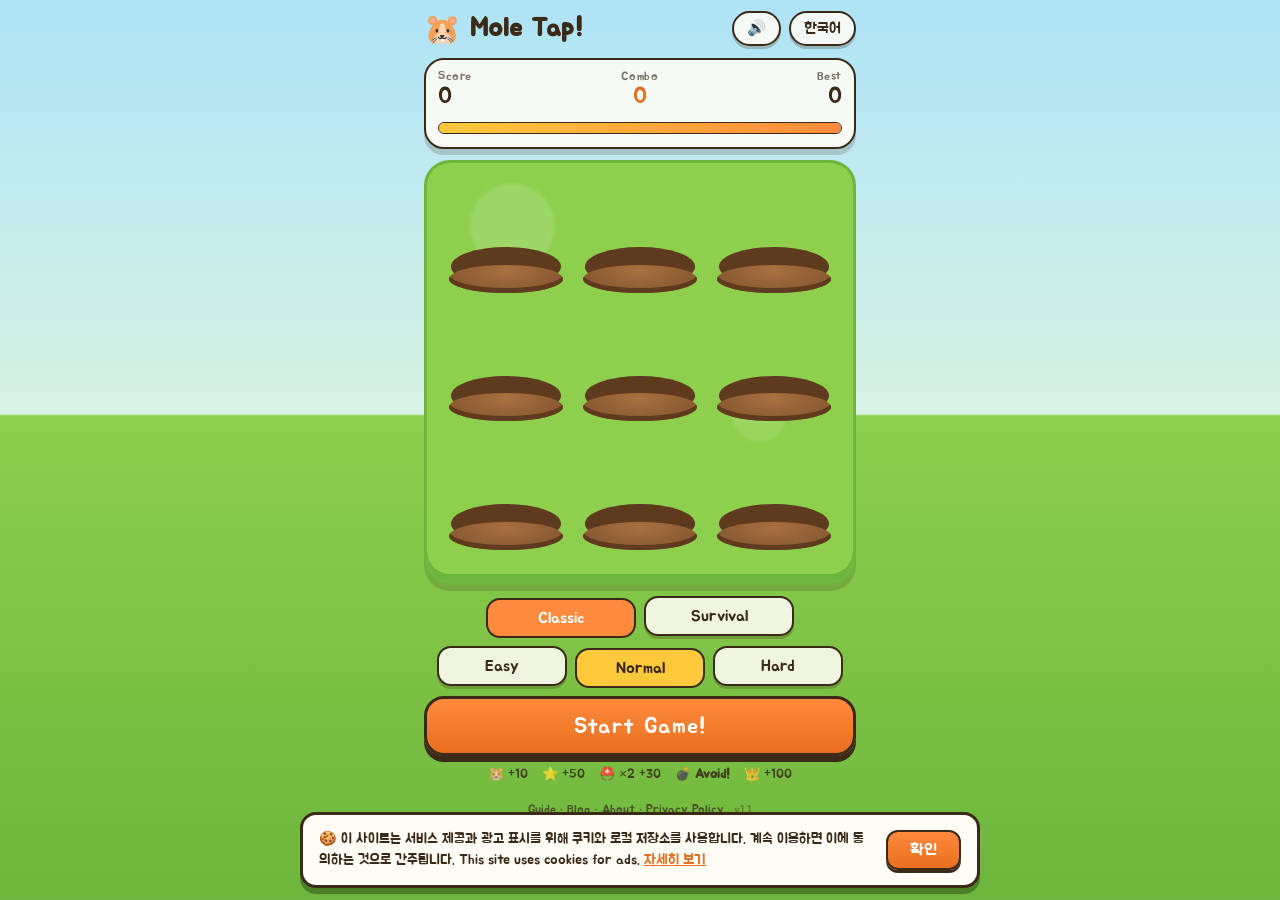
<file: index.html>
<!DOCTYPE html>
<html lang="ko">
<head>
<meta charset="UTF-8">
<meta name="viewport" content="width=device-width, initial-scale=1.0, viewport-fit=cover">
<meta name="description" content="두더지 잡기 — 황금·폭탄·보스 두더지와 피버 타임! 설치 없이 즐기는 무료 반응속도 게임 | Whack-a-Mole free browser game">
<meta name="theme-color" content="#8ED04E">
<title>두더지팡팡 · Whack-a-Mole</title>

<!-- SEO -->
<link rel="canonical" href="https://mole.dobal-e.com/">
<meta name="keywords" content="두더지잡기, 두더지 게임, 무료게임, 모바일게임, whack a mole, mole game, free browser game">

<!-- Open Graph (카톡/페북/디스코드 공유 카드) -->
<meta property="og:type" content="website">
<meta property="og:url" content="https://mole.dobal-e.com/">
<meta property="og:title" content="두더지팡팡 · Whack-a-Mole">
<meta property="og:description" content="황금·폭탄·보스 두더지와 피버 타임! 설치 없이 바로 즐기는 무료 두더지 잡기 게임 🐹🔨">
<meta property="og:image" content="https://mole.dobal-e.com/og-image.png">
<meta property="og:image:width" content="1200">
<meta property="og:image:height" content="630">
<meta property="og:locale" content="ko_KR">
<meta property="og:locale:alternate" content="en_US">

<!-- Twitter Card -->
<meta name="twitter:card" content="summary_large_image">
<meta name="twitter:title" content="두더지팡팡 · Whack-a-Mole">
<meta name="twitter:description" content="황금·폭탄·보스 두더지와 피버 타임! 설치 없이 바로 즐기는 무료 두더지 잡기 게임 🐹🔨">
<meta name="twitter:image" content="https://mole.dobal-e.com/og-image.png">

<!-- PWA / 아이콘 -->
<link rel="manifest" href="/manifest.json">
<link rel="icon" href="/icon.svg" type="image/svg+xml">
<link rel="apple-touch-icon" href="/icon-192.png">

<!-- 구조화 데이터 -->
<script type="application/ld+json">
{
  "@context": "https://schema.org",
  "@type": "VideoGame",
  "name": "두더지팡팡 (Mole Tap!)",
  "alternateName": "Whack-a-Mole",
  "url": "https://mole.dobal-e.com/",
  "description": "황금·폭탄·보스 두더지와 피버 타임이 있는 무료 브라우저 두더지 잡기 게임",
  "genre": ["Casual", "Arcade"],
  "gamePlatform": ["Web Browser", "Mobile"],
  "inLanguage": ["ko", "en"],
  "applicationCategory": "Game",
  "offers": { "@type": "Offer", "price": "0", "priceCurrency": "KRW" }
}
</script>

<link rel="preconnect" href="https://fonts.googleapis.com">
<link rel="preconnect" href="https://fonts.gstatic.com" crossorigin>
<link href="https://fonts.googleapis.com/css2?family=Jua&display=swap" rel="stylesheet">
<style>
  :root{
    --sky-top:#AEE3F6; --sky-bot:#D8F3E3;
    --grass:#8ED04E; --grass-deep:#6DB53C;
    --soil:#8A5A33; --soil-dark:#5E3A1E; --soil-lip:#A9713F;
    --ink:#3A2A17; --paper:#FFFDF6;
    --accent:#FF8A3D; --accent-deep:#E86F1F;
    --gold:#FFC93C; --danger:#E8503A; --boss:#9B6BD4;
    --hud-bg:rgba(255,253,246,.88);
    --shadow:0 6px 0 rgba(58,42,23,.18);
    --radius:20px;
  }
  @media (prefers-color-scheme: dark){
    :root{
      --sky-top:#1E2A4A; --sky-bot:#27403A;
      --grass:#4E8A38; --grass-deep:#3C6E2B;
      --soil:#6E4526; --soil-dark:#3F2612; --soil-lip:#8A5A33;
      --ink:#F2E9D8; --paper:#2C2620;
      --hud-bg:rgba(44,38,32,.88);
      --shadow:0 6px 0 rgba(0,0,0,.35);
    }
  }
  *{box-sizing:border-box; margin:0; padding:0; -webkit-tap-highlight-color:transparent;}
  html,body{height:100%;}
  body{
    font-family:'Jua', -apple-system, 'Apple SD Gothic Neo', sans-serif;
    color:var(--ink);
    background:linear-gradient(var(--sky-top) 0%, var(--sky-bot) 46%, var(--grass) 46.2%, var(--grass-deep) 100%);
    background-attachment:fixed;
    touch-action:manipulation;
    user-select:none; -webkit-user-select:none;
    display:flex; justify-content:center;
    min-height:100dvh;
  }
  .app{
    width:100%; max-width:460px;
    padding:max(10px, env(safe-area-inset-top)) 14px calc(14px + env(safe-area-inset-bottom));
    display:flex; flex-direction:column; gap:11px;
  }

  /* ── Top bar ─────────────────────── */
  .topbar{display:flex; align-items:center; justify-content:space-between;}
  .logo{font-size:clamp(1.25rem,5.6vw,1.6rem); letter-spacing:.02em; display:flex; align-items:center; gap:.32em;}
  .logo .mole-emoji{font-size:1.15em; transform:translateY(2px);}
  .top-btns{display:flex; gap:8px;}
  .chip{
    font-family:inherit; font-size:.95rem; color:var(--ink);
    background:var(--hud-bg); border:2px solid var(--ink);
    border-radius:999px; padding:6px 13px; cursor:pointer;
    box-shadow:0 3px 0 rgba(58,42,23,.25);
    transition:transform .08s;
  }
  .chip:active{transform:translateY(2px); box-shadow:none;}
  .chip:focus-visible{outline:3px solid var(--accent); outline-offset:2px;}

  /* ── HUD ─────────────────────────── */
  .hud{
    display:grid; grid-template-columns:1fr 1fr 1fr; gap:8px;
    background:var(--hud-bg); border:2.5px solid var(--ink);
    border-radius:var(--radius); padding:9px 12px 11px;
    box-shadow:var(--shadow);
    position:relative;
  }
  .hud .label{font-size:.76rem; opacity:.65; letter-spacing:.05em;}
  .hud .value{font-size:1.45rem; line-height:1.1;}
  .hud .cell-c{text-align:center;} .hud .cell-r{text-align:right;}
  #comboVal{color:var(--accent-deep);}
  #comboVal.pop{animation:pop .25s;}
  @keyframes pop{40%{transform:scale(1.35);}}

  .statusrow{grid-column:1 / -1; margin-top:2px; height:16px; display:flex; align-items:center;}
  .timebar-wrap{
    flex:1; height:12px;
    background:rgba(58,42,23,.15); border-radius:999px; overflow:hidden;
    border:1.5px solid var(--ink);
  }
  .timebar{height:100%; width:100%; background:linear-gradient(90deg,var(--gold),var(--accent)); border-radius:999px;}
  .timebar.hurry{background:var(--danger); animation:blink .5s infinite;}
  @keyframes blink{50%{opacity:.5;}}
  .lives{flex:1; display:none; justify-content:center; gap:10px; font-size:1.05rem; line-height:1;}
  body.mode-survival .timebar-wrap{display:none;}
  body.mode-survival .lives{display:flex;}
  .lives .lost{filter:grayscale(1); opacity:.35;}
  .lives .breaking{animation:heartbreak .5s;}
  @keyframes heartbreak{30%{transform:scale(1.5) rotate(-12deg);} 60%{transform:scale(.8) rotate(10deg);}}

  /* fever banner */
  .fever-banner{
    position:absolute; left:50%; top:-14px; transform:translateX(-50%) scale(0);
    background:linear-gradient(90deg,#FF5F6D,#FFC371);
    color:#fff; text-shadow:0 2px 0 rgba(0,0,0,.3);
    border:2.5px solid var(--ink); border-radius:999px;
    padding:4px 18px; font-size:1.05rem; z-index:10; white-space:nowrap;
    transition:transform .25s cubic-bezier(.2,.9,.3,1.5);
  }
  body.fever .fever-banner{transform:translateX(-50%) scale(1);}
  body.fever .hud{border-color:#FF5F6D; box-shadow:0 0 0 3px rgba(255,95,109,.4), var(--shadow);}
  .event-banner{
    position:absolute; left:50%; top:38%; transform:translate(-50%,-50%) scale(0);
    background:var(--paper); border:3px solid var(--ink); border-radius:18px;
    color:var(--ink); padding:10px 26px; font-size:1.4rem; z-index:40;
    box-shadow:0 6px 0 rgba(0,0,0,.25); pointer-events:none; white-space:nowrap;
  }
  .event-banner.show{animation:eventIn 1.4s ease forwards;}
  @keyframes eventIn{
    12%{transform:translate(-50%,-50%) scale(1.05);}
    22%{transform:translate(-50%,-50%) scale(1);}
    80%{transform:translate(-50%,-50%) scale(1); opacity:1;}
    100%{transform:translate(-50%,-50%) scale(.9); opacity:0;}
  }

  /* ── Board ───────────────────────── */
  .board-wrap{position:relative;}
  .board{
    display:grid; grid-template-columns:repeat(3,1fr); gap:4vw 3vw;
    padding:5vw 4vw 6vw;
    background:
      radial-gradient(circle at 20% 15%, rgba(255,255,255,.14) 0 8%, transparent 9%),
      radial-gradient(circle at 78% 60%, rgba(255,255,255,.1) 0 6%, transparent 7%),
      var(--grass);
    border:3px solid var(--grass-deep);
    border-radius:26px;
    box-shadow:var(--shadow), inset 0 -8px 0 var(--grass-deep);
  }
  @media (min-width:460px){ .board{gap:20px 16px; padding:24px 20px 30px;} }
  body.fever .board{box-shadow:0 0 0 4px rgba(255,95,109,.55), var(--shadow), inset 0 -8px 0 var(--grass-deep);}
  .board.shake{animation:shake .35s;}
  @keyframes shake{
    20%{transform:translate(-6px,2px) rotate(-.6deg);}
    45%{transform:translate(5px,-3px) rotate(.5deg);}
    70%{transform:translate(-3px,2px);}
  }

  .cell{position:relative; aspect-ratio:1/0.92; cursor:pointer;}
  .pit-back{
    position:absolute; left:3%; right:3%; bottom:8%; height:36%;
    background:var(--soil-dark); border-radius:50%;
  }
  .mole-window{
    position:absolute; left:-4%; right:-4%; bottom:16%; top:-26%;
    overflow:hidden; border-radius:0 0 45% 45%;
    pointer-events:none; /* 커진 캐릭터가 옆칸 터치를 가로채지 않도록 */
  }
  .mole{
    position:absolute; left:4%; right:4%; bottom:0; height:94%;
    transform:translateY(108%);
    transition:transform .12s cubic-bezier(.2,.9,.3,1.3);
    will-change:transform;
  }
  .cell.up .mole{transform:translateY(6%);}
  .cell.hit .mole{transform:translateY(28%) scaleY(.62) scaleX(1.18); transition-duration:.09s;}
  .cell.type-boss .mole{left:-9%; right:-9%; height:108%;}
  .cell.type-gold .mole{filter:drop-shadow(0 0 7px rgba(255,201,60,.9));}
  .pit-front{
    position:absolute; left:2%; right:2%; bottom:2%; height:26%;
    background:radial-gradient(ellipse at 50% 20%, var(--soil-lip), var(--soil) 70%);
    border-radius:50%;
    box-shadow:inset 0 -5px 0 var(--soil-dark);
  }
  .mole svg{width:100%; height:100%; display:block; pointer-events:none;}
  .mole .face-hit{display:none;}
  .cell.hit .face-normal{display:none;}
  .cell.hit .face-hit{display:block;}
  .cell.nohelm .helm{display:none;}

  /* boss HP pips */
  .hp-pips{
    position:absolute; left:50%; top:-16%; transform:translateX(-50%);
    display:none; gap:3px; z-index:6;
  }
  .cell.type-boss.up .hp-pips{display:flex;}
  .hp-pips i{
    width:9px; height:9px; border-radius:50%;
    background:var(--danger); border:1.5px solid var(--ink);
  }
  .hp-pips i.off{background:rgba(0,0,0,.2);}

  /* floating score & particles */
  .float-score{
    position:absolute; left:50%; top:12%;
    font-size:1.25rem; color:var(--paper);
    text-shadow:0 2px 0 var(--ink); pointer-events:none; z-index:5;
    animation:rise .7s ease-out forwards; white-space:nowrap;
  }
  .float-score.gold{color:var(--gold); font-size:1.45rem;}
  .float-score.bad{color:var(--danger); font-size:1.35rem;}
  @keyframes rise{from{transform:translate(-50%,0); opacity:1;} to{transform:translate(-50%,-46px); opacity:0;}}
  .star{
    position:absolute; font-size:1rem; pointer-events:none; z-index:4;
    animation:burst .5s ease-out forwards;
  }
  @keyframes burst{
    from{transform:translate(0,0) scale(1); opacity:1;}
    to{transform:translate(var(--dx),var(--dy)) scale(.4); opacity:0;}
  }
  /* 충격파 링 */
  .ring{
    position:absolute; width:52px; height:52px; margin:-26px 0 0 -26px;
    border:4px solid #fff; border-radius:50%;
    pointer-events:none; z-index:4;
    animation:ringOut .38s ease-out forwards;
  }
  .ring.gold{border-color:var(--gold); border-width:5px;}
  .ring.boss{border-color:var(--boss);}
  @keyframes ringOut{
    from{transform:scale(.25); opacity:.95;}
    to{transform:scale(1.9); opacity:0;}
  }
  /* 임팩트 팝 (💥 등) */
  .impact{
    position:absolute; margin:-16px 0 0 -16px; font-size:1.7rem;
    pointer-events:none; z-index:6;
    animation:impactPop .34s cubic-bezier(.2,.9,.3,1.4) forwards;
  }
  @keyframes impactPop{
    0%{transform:scale(0) rotate(-20deg); opacity:1;}
    55%{transform:scale(1.45) rotate(8deg); opacity:1;}
    100%{transform:scale(.9) rotate(0deg); opacity:0;}
  }
  /* 컨페티 조각 */
  .confetti{
    position:absolute; width:8px; height:12px; border-radius:2px;
    pointer-events:none; z-index:5;
    animation:confFly .65s ease-out forwards;
  }
  @keyframes confFly{
    from{transform:translate(0,0) rotate(0deg); opacity:1;}
    to{transform:translate(var(--dx),var(--dy)) rotate(var(--rot)); opacity:0;}
  }
  /* 명중 순간 셀 전체가 살짝 튀는 바운스 */
  .cell.bounce{animation:cellBounce .22s;}
  @keyframes cellBounce{40%{transform:scale(1.06);}}
  /* 탭 지점에 내리치는 뿅망치 */
  .hammer{
    position:absolute; width:74px; height:74px; margin:-62px 0 0 -40px;
    transform-origin:50% 88%; pointer-events:none; z-index:7;
    animation:hammerSwing .27s ease-in forwards;
  }
  .hammer svg{width:100%; height:100%; display:block;
    transform:rotate(46deg); /* 기본 기울기 — 애니메이션이 꺼진 기기에서도 유지 */
    filter:drop-shadow(0 3px 2px rgba(0,0,0,.25));}
  @keyframes hammerSwing{
    0%{transform:rotate(-100deg) scale(.85); opacity:1;}
    45%{transform:rotate(6deg) scale(1.1);}
    70%{transform:rotate(-4deg) scale(1);}
    100%{transform:rotate(2deg); opacity:0;}
  }
  /* 맞는 순간 두더지 섬광 */
  .cell.hit .mole{animation:moleFlash .2s;}
  @keyframes moleFlash{
    from{filter:brightness(2.3) saturate(.4);}
    to{filter:brightness(1);}
  }
  /* 콤보 칭찬 텍스트 (GOOD! GREAT! ...) */
  .praise{
    position:absolute; left:50%; top:18%;
    transform:translateX(-50%);
    font-size:1.9rem; letter-spacing:.04em;
    color:var(--gold); -webkit-text-stroke:1.5px var(--ink);
    text-shadow:0 3px 0 rgba(0,0,0,.25);
    pointer-events:none; z-index:30; white-space:nowrap;
    animation:praisePop .8s cubic-bezier(.2,.9,.3,1.4) forwards;
  }
  @keyframes praisePop{
    0%{transform:translateX(-50%) scale(0) rotate(-6deg); opacity:0;}
    18%{transform:translateX(-50%) scale(1.25) rotate(2deg); opacity:1;}
    30%{transform:translateX(-50%) scale(1);}
    75%{transform:translateX(-50%) translateY(-14px) scale(1); opacity:1;}
    100%{transform:translateX(-50%) translateY(-30px) scale(.9); opacity:0;}
  }
  @media (prefers-reduced-motion: reduce){
    .mole{transition-duration:.01s;}
    .float-score,.star{animation-duration:.15s;}
    .ring,.impact,.confetti,.praise,.hammer{animation-duration:.14s;}
    #comboVal.pop, .timebar.hurry, .board.shake, .lives .breaking, .cell.bounce, .cell.hit .mole{animation:none;}
  }
  /* 세로가 짧은 모바일 화면: 시작 버튼까지 한 화면에 들어오도록 압축 */
  @media (max-height:780px){
    .app{gap:8px; padding-top:max(6px, env(safe-area-inset-top));}
    .logo{font-size:1.15rem;}
    .chip{font-size:.85rem; padding:5px 11px;}
    .hud{padding:6px 10px 8px;}
    .hud .value{font-size:1.2rem;}
    .board{padding:3.5vw 3.5vw 5vw; gap:3vw 2.5vw;}
    .controls{gap:7px;}
    .seg-btn{padding:6px 0; font-size:.92rem;}
    .start-btn{padding:10px 0; font-size:1.25rem;}
    .legend{font-size:.72rem; gap:10px;}
    .game-footer{font-size:.7rem; padding:0;}
  }

  /* ── Bottom controls ─────────────── */
  .controls{display:flex; flex-direction:column; gap:10px;}
  .seg{display:flex; gap:8px; justify-content:center;}
  .seg-btn{
    flex:1; max-width:150px; font-family:inherit; font-size:1rem; color:var(--ink);
    background:var(--hud-bg); border:2.5px solid var(--ink); border-radius:14px;
    padding:8px 0; cursor:pointer; box-shadow:0 3px 0 rgba(58,42,23,.25);
  }
  .seg-btn[aria-pressed="true"]{background:var(--gold); box-shadow:none; transform:translateY(2px);}
  .seg-btn.mode[aria-pressed="true"]{background:var(--accent); color:#fff;}
  .seg-btn:focus-visible{outline:3px solid var(--accent); outline-offset:2px;}
  .diff-row .seg-btn{max-width:130px;}
  .start-btn{
    font-family:inherit; font-size:1.4rem; color:#fff;
    background:linear-gradient(var(--accent), var(--accent-deep));
    border:3px solid var(--ink); border-radius:var(--radius);
    padding:13px 0; cursor:pointer; letter-spacing:.05em;
    box-shadow:0 6px 0 var(--ink);
    transition:transform .08s;
  }
  .start-btn:active{transform:translateY(4px); box-shadow:0 2px 0 var(--ink);}
  .start-btn:focus-visible{outline:3px solid var(--gold); outline-offset:3px;}
  .legend{
    display:flex; justify-content:center; gap:14px; flex-wrap:wrap;
    font-size:.82rem; opacity:.85; text-align:center;
  }
  .legend span{display:inline-flex; align-items:center; gap:4px;}
  .game-footer{
    text-align:center; font-size:.78rem; opacity:.7;
    padding:4px 0 2px; line-height:1.8;
  }
  .game-footer a{color:inherit;}
  .game-footer .ver{margin-left:6px; opacity:.55; font-size:.7rem;}

  /* ── Overlay (game over) ─────────── */
  .overlay{
    position:fixed; inset:0; z-index:50;
    background:rgba(30,20,10,.55); backdrop-filter:blur(3px);
    display:flex; align-items:center; justify-content:center; padding:20px;
  }
  .overlay[hidden]{display:none;}
  .panel{
    width:100%; max-width:340px; text-align:center;
    background:var(--paper); border:3px solid var(--ink);
    border-radius:24px; padding:24px 22px;
    box-shadow:0 8px 0 rgba(0,0,0,.3);
    animation:panelIn .3s cubic-bezier(.2,.9,.3,1.3);
  }
  @keyframes panelIn{from{transform:scale(.7); opacity:0;}}
  .panel h2{font-size:1.55rem; margin-bottom:4px;}
  .panel .modeline{font-size:.92rem; opacity:.65; margin-bottom:4px;}
  .panel .final{font-size:3rem; color:var(--accent-deep); line-height:1.1;}
  .panel .sub{font-size:1rem; opacity:.75; margin:8px 0 4px;}
  .stats{display:flex; justify-content:center; gap:16px; font-size:.9rem; opacity:.8; margin-top:6px;}
  .badge{
    display:inline-block; background:var(--gold); border:2px solid var(--ink);
    border-radius:999px; padding:4px 14px; font-size:1rem; margin-top:8px;
    animation:pop .4s;
  }
  .panel .start-btn{width:100%; margin-top:16px; font-size:1.2rem;}
  .panel .share-btn{
    background:linear-gradient(#5CBF4F, #3F9A34);
    margin-top:18px;
  }
  .panel .share-btn + .start-btn{margin-top:10px;}
</style>
</head>
<body class="mode-classic">
<div class="app">

  <header class="topbar">
    <h1 class="logo"><span class="mole-emoji">🐹</span><span data-i18n="title">두더지팡팡</span></h1>
    <div class="top-btns">
      <button class="chip" id="soundBtn" aria-label="sound">🔊</button>
      <button class="chip" id="langBtn">EN</button>
    </div>
  </header>

  <section class="hud" aria-live="off">
    <div class="fever-banner">🔥 FEVER ×2</div>
    <div><div class="label" data-i18n="score">점수</div><div class="value" id="scoreVal">0</div></div>
    <div class="cell-c"><div class="label" data-i18n="combo">콤보</div><div class="value" id="comboVal">0</div></div>
    <div class="cell-r"><div class="label" data-i18n="best">최고점수</div><div class="value" id="bestVal">0</div></div>
    <div class="statusrow">
      <div class="timebar-wrap"><div class="timebar" id="timebar"></div></div>
      <div class="lives" id="lives"></div>
    </div>
  </section>

  <div class="board-wrap">
    <main class="board" id="board" aria-label="game board"></main>
    <div class="event-banner" id="eventBanner"></div>
  </div>

  <section class="controls">
    <div class="seg mode-row" role="group" aria-label="mode">
      <button class="seg-btn mode" data-mode="classic" data-i18n="classic" aria-pressed="true">클래식</button>
      <button class="seg-btn mode" data-mode="survival" data-i18n="survival">서바이벌</button>
    </div>
    <div class="seg diff-row" role="group" aria-label="difficulty">
      <button class="seg-btn diff" data-diff="easy"   data-i18n="easy">쉬움</button>
      <button class="seg-btn diff" data-diff="normal" data-i18n="normal" aria-pressed="true">보통</button>
      <button class="seg-btn diff" data-diff="hard"   data-i18n="hard">어려움</button>
    </div>
    <button class="start-btn" id="startBtn" data-i18n="start">게임 시작!</button>
    <p class="legend">
      <span>🐹 +10</span><span>⭐ +50</span><span>⛑️ ×2 +30</span>
      <span>💣 <b data-i18n="avoid">피하기!</b></span><span>👑 +100</span>
    </p>
  </section>

  <footer class="game-footer">
    <a href="/guide.html" data-page="guide">공략 가이드</a> ·
    <a href="/blog.html" data-page="blog">블로그</a> ·
    <a href="/about.html" data-page="about">소개</a> ·
    <a href="/privacy.html" data-page="privacy">개인정보처리방침</a>
    <span class="ver">v1.1</span>
  </footer>
</div>

<div class="overlay" id="overlay" hidden>
  <div class="panel">
    <h2 data-i18n="gameover">게임 종료!</h2>
    <div class="modeline" id="modeline"></div>
    <div class="final" id="finalScore">0</div>
    <div class="sub"><span data-i18n="best">최고점수</span> · <span id="finalBest">0</span></div>
    <div class="stats">
      <span>🎯 <span id="statHits">0</span></span>
      <span>🔥 <span data-i18n="maxcombo">최대 콤보</span> <span id="statCombo">0</span></span>
    </div>
    <div class="badge" id="recordBadge" hidden data-i18n="newrecord">🎉 신기록!</div>
    <button class="start-btn share-btn" id="shareBtn">📣 <span data-i18n="share">자랑하기</span></button>
    <button class="start-btn" id="retryBtn" data-i18n="retry">다시 하기</button>
  </div>
</div>

<script>
(() => {
"use strict";

/* ── i18n ─────────────────────────── */
const I18N = {
  ko: { title:"두더지팡팡", score:"점수", combo:"콤보", best:"최고점수",
        easy:"쉬움", normal:"보통", hard:"어려움",
        classic:"클래식", survival:"서바이벌",
        start:"게임 시작!", retry:"다시 하기", gameover:"게임 종료!",
        newrecord:"🎉 신기록!", avoid:"피하기!",
        fever:"🔥 피버 타임!", boss:"👑 보스 등장!", maxcombo:"최대 콤보",
        share:"자랑하기", copied:"✅ 링크 복사 완료!",
        f_guide:"공략 가이드", f_blog:"블로그", f_about:"소개", f_privacy:"개인정보처리방침",
        shareMsg:"🐹 두더지팡팡 [{mode}·{diff}] {score}점 달성! 나보다 잘할 수 있어?" },
  en: { title:"Mole Tap!", score:"Score", combo:"Combo", best:"Best",
        easy:"Easy", normal:"Normal", hard:"Hard",
        classic:"Classic", survival:"Survival",
        start:"Start Game!", retry:"Play Again", gameover:"Game Over!",
        newrecord:"🎉 New Record!", avoid:"Avoid!",
        fever:"🔥 FEVER TIME!", boss:"👑 BOSS!", maxcombo:"Max Combo",
        share:"Share Score", copied:"✅ Link copied!",
        f_guide:"Guide", f_blog:"Blog", f_about:"About", f_privacy:"Privacy Policy",
        shareMsg:"🐹 I scored {score} pts in Mole Tap! [{mode}·{diff}] Can you beat me?" }
};
let lang = localStorage.getItem("mole.lang") ||
           (navigator.language.startsWith("ko") ? "ko" : "en");
const t = k => I18N[lang][k];

const FOOTER_PAGES = {
  guide:   ["/guide.html",   "/guide-en.html"],
  blog:    ["/blog.html",    "/blog-en.html"],
  about:   ["/about.html",   "/about-en.html"],
  privacy: ["/privacy.html", "/privacy-en.html"]
};

function applyLang(){
  document.documentElement.lang = lang;
  document.querySelectorAll("[data-i18n]").forEach(el => el.textContent = t(el.dataset.i18n));
  document.querySelectorAll(".game-footer a").forEach(a => {
    const k = a.dataset.page;
    a.href = FOOTER_PAGES[k][lang === "ko" ? 0 : 1];
    a.textContent = t("f_" + k);
  });
  langBtn.textContent = lang === "ko" ? "EN" : "한국어";
  document.title = lang === "ko" ? "두더지팡팡 · Whack-a-Mole" : "Mole Tap! · Whack-a-Mole";
}

/* ── Elements ─────────────────────── */
const $ = id => document.getElementById(id);
const board = $("board"), scoreVal = $("scoreVal"), comboVal = $("comboVal"),
  bestVal = $("bestVal"), timebar = $("timebar"), livesEl = $("lives"),
  startBtn = $("startBtn"), retryBtn = $("retryBtn"), overlay = $("overlay"),
  finalScore = $("finalScore"), finalBest = $("finalBest"), recordBadge = $("recordBadge"),
  modeline = $("modeline"), statHits = $("statHits"), statCombo = $("statCombo"),
  eventBanner = $("eventBanner"), langBtn = $("langBtn"), soundBtn = $("soundBtn");

/* ── Mole SVGs ────────────────────── */
function bodySVG(body, stroke, belly, extra=""){
  return `
<svg viewBox="0 0 100 100" xmlns="http://www.w3.org/2000/svg" aria-hidden="true">
  <ellipse cx="50" cy="62" rx="34" ry="38" fill="${body}" stroke="${stroke}" stroke-width="3"/>
  <ellipse cx="50" cy="72" rx="20" ry="22" fill="${belly}"/>
  <circle cx="24" cy="30" r="8" fill="${body}" stroke="${stroke}" stroke-width="3"/>
  <circle cx="76" cy="30" r="8" fill="${body}" stroke="${stroke}" stroke-width="3"/>
  <circle cx="24" cy="30" r="3.5" fill="${belly}"/>
  <circle cx="76" cy="30" r="3.5" fill="${belly}"/>
  <g class="face-normal">
    <circle cx="39" cy="48" r="4.5" fill="#2B1B0E"/>
    <circle cx="61" cy="48" r="4.5" fill="#2B1B0E"/>
    <circle cx="40.5" cy="46.5" r="1.5" fill="#fff"/>
    <circle cx="62.5" cy="46.5" r="1.5" fill="#fff"/>
    <path d="M44 62 Q50 67 56 62" stroke="${stroke}" stroke-width="3" fill="none" stroke-linecap="round"/>
  </g>
  <g class="face-hit">
    <path d="M35 44 l8 8 M43 44 l-8 8" stroke="#2B1B0E" stroke-width="3.5" stroke-linecap="round"/>
    <path d="M57 44 l8 8 M65 44 l-8 8" stroke="#2B1B0E" stroke-width="3.5" stroke-linecap="round"/>
    <ellipse cx="50" cy="64" rx="5" ry="6.5" fill="#2B1B0E"/>
  </g>
  <ellipse cx="50" cy="56" rx="6.5" ry="5" fill="#F2907B" stroke="${stroke}" stroke-width="2.5"/>
  <g stroke="${stroke}" stroke-width="1.8" stroke-linecap="round">
    <path d="M30 55 L14 51"/><path d="M30 59 L14 61"/>
    <path d="M70 55 L86 51"/><path d="M70 59 L86 61"/>
  </g>
  <ellipse cx="32" cy="88" rx="9" ry="6" fill="${belly}" stroke="${stroke}" stroke-width="2.5"/>
  <ellipse cx="68" cy="88" rx="9" ry="6" fill="${belly}" stroke="${stroke}" stroke-width="2.5"/>
  ${extra}
</svg>`;
}
const SVGS = {
  normal: bodySVG("#8A5A33","#5E3A1E","#C79A6B"),
  gold: bodySVG("#F2C233","#A67C1B","#FFE9A8",
    `<path d="M50 76 l3 6 6.6 .8 -4.8 4.6 1.2 6.6 -6-3.2 -6 3.2 1.2-6.6 -4.8-4.6 6.6-.8z" fill="#fff" opacity=".85"/>`),
  helmet: bodySVG("#8A5A33","#5E3A1E","#C79A6B",
    `<g class="helm">
      <path d="M22 30 Q50 -2 78 30 L78 34 L22 34 Z" fill="#FFC93C" stroke="#5E3A1E" stroke-width="3"/>
      <rect x="16" y="31" width="68" height="8" rx="4" fill="#E8A61F" stroke="#5E3A1E" stroke-width="3"/>
      <rect x="45" y="8" width="10" height="12" rx="3" fill="#E8A61F" stroke="#5E3A1E" stroke-width="2.5"/>
     </g>`)
};

/* ── 폭탄 3종 (랜덤 등장) ─────────── */
const BOMB_SVGS = [
`<svg viewBox="0 0 100 100" xmlns="http://www.w3.org/2000/svg" aria-hidden="true">
  <path d="M50 22 Q52 8 64 10" stroke="#5E3A1E" stroke-width="4" fill="none" stroke-linecap="round"/>
  <path d="M64 10 l4-5 M64 10 l6 1 M64 10 l1 6" stroke="#FF8A3D" stroke-width="3" stroke-linecap="round"/>
  <circle cx="50" cy="60" r="36" fill="#454045" stroke="#221F22" stroke-width="3"/>
  <ellipse cx="38" cy="46" rx="10" ry="7" fill="#6B646B" opacity=".7"/>
  <g class="face-normal">
    <path d="M32 50 l12 6 M76 44 l-12 8" stroke="#fff" stroke-width="3.5" stroke-linecap="round"/>
    <circle cx="40" cy="60" r="4" fill="#fff"/>
    <circle cx="62" cy="60" r="4" fill="#fff"/>
    <path d="M42 76 Q51 70 60 76" stroke="#fff" stroke-width="3" fill="none" stroke-linecap="round"/>
  </g>
  <g class="face-hit">
    <path d="M34 52 l10 10 M44 52 l-10 10 M58 52 l10 10 M68 52 l-10 10" stroke="#FF5F3D" stroke-width="4" stroke-linecap="round"/>
  </g>
</svg>`,
`<svg viewBox="0 0 100 100" xmlns="http://www.w3.org/2000/svg" aria-hidden="true">
  <path d="M50 20 Q56 6 68 9" stroke="#5E3A1E" stroke-width="4" fill="none" stroke-linecap="round"/>
  <path d="M68 9 l5-4 M68 9 l6 2 M68 9 l0 6" stroke="#FFC93C" stroke-width="3" stroke-linecap="round"/>
  <rect x="21" y="32" width="18" height="60" rx="8" fill="#C93A2E" stroke="#7A1F16" stroke-width="3"/>
  <rect x="61" y="32" width="18" height="60" rx="8" fill="#C93A2E" stroke="#7A1F16" stroke-width="3"/>
  <rect x="41" y="24" width="18" height="68" rx="8" fill="#E8503A" stroke="#7A1F16" stroke-width="3"/>
  <rect x="19" y="48" width="62" height="9" fill="#F2C233" stroke="#7A1F16" stroke-width="2.5"/>
  <rect x="19" y="74" width="62" height="9" fill="#F2C233" stroke="#7A1F16" stroke-width="2.5"/>
  <g class="face-normal">
    <path d="M40 34 l7 4 M60 34 l-7 4" stroke="#fff" stroke-width="3" stroke-linecap="round"/>
    <circle cx="45" cy="42" r="3" fill="#fff"/><circle cx="55" cy="42" r="3" fill="#fff"/>
  </g>
  <g class="face-hit">
    <path d="M41 36 l7 7 M48 36 l-7 7 M52 36 l7 7 M59 36 l-7 7" stroke="#FFC93C" stroke-width="3.5" stroke-linecap="round"/>
  </g>
</svg>`,
`<svg viewBox="0 0 100 100" xmlns="http://www.w3.org/2000/svg" aria-hidden="true">
  <g stroke="#221F22" stroke-width="3" fill="#37343A">
    <path d="M50 14 L45 28 L55 28 Z"/><path d="M50 98 L45 86 L55 86 Z"/>
    <path d="M14 56 L28 51 L28 61 Z"/><path d="M86 56 L72 51 L72 61 Z"/>
    <path d="M25 31 L36 38 L29 45 Z"/><path d="M75 31 L64 38 L71 45 Z"/>
    <path d="M25 82 L36 74 L29 68 Z"/><path d="M75 82 L64 74 L71 68 Z"/>
  </g>
  <circle cx="50" cy="57" r="31" fill="#37343A" stroke="#221F22" stroke-width="3"/>
  <circle cx="50" cy="30" r="6" fill="#FF4040" stroke="#221F22" stroke-width="2.5"/>
  <circle cx="50" cy="30" r="10" fill="none" stroke="#FF4040" stroke-width="2" opacity=".45"/>
  <ellipse cx="39" cy="46" rx="8" ry="6" fill="#5A565E" opacity=".7"/>
  <g class="face-normal">
    <path d="M34 49 l11 5 M66 49 l-11 5" stroke="#fff" stroke-width="3.5" stroke-linecap="round"/>
    <circle cx="42" cy="58" r="4" fill="#fff"/><circle cx="58" cy="58" r="4" fill="#fff"/>
    <path d="M42 72 Q50 66 58 72" stroke="#fff" stroke-width="3" fill="none" stroke-linecap="round"/>
  </g>
  <g class="face-hit">
    <path d="M36 52 l10 10 M46 52 l-10 10 M54 52 l10 10 M64 52 l-10 10" stroke="#FF5F3D" stroke-width="4" stroke-linecap="round"/>
  </g>
</svg>`
];

/* ── 보스 5종 (랜덤 등장) ─────────── */
const BOSS_SVGS = [
  /* 👑 보라 국왕 */
  bodySVG("#9B6BD4","#5B3690","#D8BCF7",
    `<path d="M30 16 L36 3 L44 13 L50 0 L56 13 L64 3 L70 16 Z" fill="#FFC93C" stroke="#5E3A1E" stroke-width="3" stroke-linejoin="round"/>
     <circle cx="50" cy="7" r="2.5" fill="#E8503A"/>
     <path d="M30 42 L44 46 M70 42 L56 46" stroke="#5B3690" stroke-width="3.5" stroke-linecap="round"/>`),
  /* 😈 빨간 악마 */
  bodySVG("#E8503A","#8F2418","#FFB3A1",
    `<path d="M29 22 Q20 12 24 1 Q35 8 36 20 Z" fill="#8F2418" stroke="#5E1510" stroke-width="2.5"/>
     <path d="M71 22 Q80 12 76 1 Q65 8 64 20 Z" fill="#8F2418" stroke="#5E1510" stroke-width="2.5"/>
     <path d="M30 42 L44 46 M70 42 L56 46" stroke="#8F2418" stroke-width="3.5" stroke-linecap="round"/>`),
  /* ⚔️ 파랑 바이킹 */
  bodySVG("#5B8FD4","#2F5A96","#BCD7F7",
    `<path d="M20 30 Q8 22 12 8 Q26 14 27 28 Z" fill="#F4F0E6" stroke="#8A8272" stroke-width="2.5"/>
     <path d="M80 30 Q92 22 88 8 Q74 14 73 28 Z" fill="#F4F0E6" stroke="#8A8272" stroke-width="2.5"/>
     <path d="M25 31 Q50 4 75 31 L75 35 L25 35 Z" fill="#C8CDD6" stroke="#5A6272" stroke-width="3"/>
     <rect x="46" y="10" width="8" height="24" fill="#A8AEBB" stroke="#5A6272" stroke-width="2"/>
     <path d="M30 42 L44 46 M70 42 L56 46" stroke="#2F5A96" stroke-width="3.5" stroke-linecap="round"/>`),
  /* 🥷 초록 닌자 */
  bodySVG("#5CBF4F","#2F7A28","#C4EBB6",
    `<rect x="21" y="33" width="58" height="10" rx="5" fill="#33302B" stroke="#1C1A17" stroke-width="2.5"/>
     <path d="M78 36 L92 28 L88 40 Z" fill="#33302B" stroke="#1C1A17" stroke-width="2.5"/>
     <path d="M79 40 L93 44 L85 50 Z" fill="#33302B" stroke="#1C1A17" stroke-width="2.5"/>
     <path d="M30 42 L44 46 M70 42 L56 46" stroke="#2F7A28" stroke-width="3.5" stroke-linecap="round"/>`),
  /* 🏴‍☠️ 주황 해적 */
  bodySVG("#FF8A3D","#B35A18","#FFD9B3",
    `<path d="M23 33 Q50 6 77 33 L77 39 L23 39 Z" fill="#B33A3A" stroke="#6E1F1F" stroke-width="3"/>
     <path d="M77 34 L92 30 L88 42 L77 39 Z" fill="#B33A3A" stroke="#6E1F1F" stroke-width="2.5"/>
     <circle cx="34" cy="24" r="2.2" fill="#fff"/><circle cx="48" cy="18" r="2.2" fill="#fff"/><circle cx="63" cy="22" r="2.2" fill="#fff"/>
     <path d="M32 40 L86 34" stroke="#2B1B0E" stroke-width="3.5" stroke-linecap="round"/>
     <circle cx="61" cy="48" r="8" fill="#2B1B0E" stroke="#1A100A" stroke-width="2"/>
     <path d="M30 42 L44 46" stroke="#B35A18" stroke-width="3.5" stroke-linecap="round"/>`)
];

/* ── 뿅망치 SVG ───────────────────── */
const HAMMER_SVG = `
<svg viewBox="0 0 100 100" xmlns="http://www.w3.org/2000/svg" aria-hidden="true">
  <defs><clipPath id="hammerHead"><rect x="12" y="8" width="76" height="36" rx="18"/></clipPath></defs>
  <rect x="44" y="40" width="12" height="54" rx="6" fill="#F2C233" stroke="#5E3A1E" stroke-width="3.5"/>
  <rect x="42" y="86" width="16" height="10" rx="5" fill="#E8503A" stroke="#5E3A1E" stroke-width="3"/>
  <rect x="12" y="8" width="76" height="36" rx="18" fill="#E8503A"/>
  <g clip-path="url(#hammerHead)" stroke="#FFC93C" stroke-width="9" fill="none">
    <path d="M30 4 q10 22 0 44"/>
    <path d="M52 4 q10 22 0 44"/>
    <path d="M74 4 q10 22 0 44"/>
  </g>
  <rect x="12" y="8" width="76" height="36" rx="18" fill="none" stroke="#5E3A1E" stroke-width="3.5"/>
  <ellipse cx="15" cy="26" rx="7" ry="18" fill="#FFC93C" stroke="#5E3A1E" stroke-width="3"/>
  <ellipse cx="85" cy="26" rx="7" ry="18" fill="#FFC93C" stroke="#5E3A1E" stroke-width="3"/>
  <ellipse cx="34" cy="16" rx="9" ry="4" fill="#fff" opacity=".4" transform="rotate(-8 34 16)"/>
</svg>`;

/* build 3x3 board */
const CELLS = 9;
const cells = [];
for (let i = 0; i < CELLS; i++){
  const c = document.createElement("div");
  c.className = "cell";
  c.dataset.idx = i;
  c.innerHTML = `
    <div class="pit-back"></div>
    <div class="hp-pips">${"<i></i>".repeat(5)}</div>
    <div class="mole-window"><div class="mole">${SVGS.normal}</div></div>
    <div class="pit-front"></div>`;
  board.appendChild(c);
  cells.push({ el:c, mole:c.querySelector(".mole"), pips:c.querySelectorAll(".hp-pips i"),
               up:false, dead:false, type:"normal", hp:1, hideTimer:0 });
}

/* ── Mode & Difficulty ────────────── */
const DIFFS = {
  easy:   { spawn:[1000, 640], up:[1150, 780] },
  normal: { spawn:[ 820, 470], up:[ 950, 580] },
  hard:   { spawn:[ 650, 360], up:[ 740, 440] }
};
let diff = localStorage.getItem("mole.diff") || "normal";
let mode = localStorage.getItem("mole.mode") || "classic";

/* ── Sound (Web Audio, no assets) ─── */
let soundOn = localStorage.getItem("mole.sound") !== "0";
let actx = null;
function beep(freq, dur, type="square", vol=.15, slide=0){
  if (!soundOn) return;
  try{
    actx = actx || new (window.AudioContext || window.webkitAudioContext)();
    if (actx.state === "suspended") actx.resume();
    const o = actx.createOscillator(), g = actx.createGain();
    o.type = type; o.frequency.value = freq;
    if (slide) o.frequency.exponentialRampToValueAtTime(slide, actx.currentTime + dur);
    g.gain.setValueAtTime(vol, actx.currentTime);
    g.gain.exponentialRampToValueAtTime(.001, actx.currentTime + dur);
    o.connect(g).connect(actx.destination);
    o.start(); o.stop(actx.currentTime + dur);
  }catch(e){}
}
const sfx = {
  hit(){ /* 뿅! — 빠르게 튀어오르는 소리 */
    beep(420,.13,"sine",.24,1500);
    beep(840,.09,"triangle",.08,2000);
  },
  gold(){ beep(880,.1,"square",.16); setTimeout(()=>beep(1320,.14,"square",.14),80); },
  clang(){ beep(1200,.08,"triangle",.2,700); },
  boom(){ beep(90,.4,"sawtooth",.25,40); },
  bossHit(){ beep(300,.1,"sawtooth",.18,180); },
  bossDown(){ beep(392,.1); setTimeout(()=>beep(523,.1),90); setTimeout(()=>beep(659,.1),180); setTimeout(()=>beep(784,.25),270); },
  bossEnter(){ /* 웅장한 "둥- 둥- 두둥!" 등장음 */
    beep(110,.28,"sawtooth",.22,80);
    setTimeout(()=>beep(110,.28,"sawtooth",.22,80),320);
    setTimeout(()=>beep(65,.55,"sawtooth",.26,50),640);
    setTimeout(()=>beep(220,.4,"triangle",.14,440),660);
  },
  fever(){ beep(659,.09); setTimeout(()=>beep(784,.09),90); setTimeout(()=>beep(988,.16),180); },
  life(){ beep(200,.25,"sine",.2,120); },
  miss(){ beep(140,.15,"sine",.12,90); },
  tick(){ beep(880,.06,"sine",.08); },
  start(){ /* 경쾌한 상승 팡파레 */
    beep(523,.09,"square",.16);
    setTimeout(()=>beep(659,.09,"square",.16),90);
    setTimeout(()=>beep(784,.09,"square",.16),180);
    setTimeout(()=>beep(1047,.22,"square",.18),270);
  },
  end(){ beep(392,.12); setTimeout(()=>beep(494,.12),120); setTimeout(()=>beep(587,.2),240); }
};

/* ── 피버 배경음 (5초 루프) ───────── */
let feverBgmTimer = 0, feverBgmStep = 0;
const FEVER_MELODY = [659, 784, 988, 784, 1047, 988, 784, 659]; /* E5-G5-B5 아르페지오 */
function startFeverBgm(){
  stopFeverBgm();
  feverBgmStep = 0;
  feverBgmTimer = setInterval(() => {
    beep(FEVER_MELODY[feverBgmStep % FEVER_MELODY.length], .11, "square", .09);
    if (feverBgmStep % 2 === 0) beep(165, .12, "triangle", .1); /* 베이스 펄스 */
    feverBgmStep++;
  }, 140);
}
function stopFeverBgm(){
  clearInterval(feverBgmTimer);
  feverBgmTimer = 0;
}

/* ── 일반 배경음 (잔잔한 루프) ────── */
let gameBgmTimer = 0, gameBgmStep = 0;
/* C 펜타토닉 기반, 0은 쉼표 — 느긋하고 부드러운 톤 */
const GAME_MELODY = [523,0,659,0,784,0,659,0, 587,0,698,0,880,0,784,0];
function startGameBgm(){
  stopGameBgm();
  gameBgmStep = 0;
  gameBgmTimer = setInterval(() => {
    const n = GAME_MELODY[gameBgmStep % GAME_MELODY.length];
    if (n) beep(n, .3, "triangle", .05);              /* 부드러운 멜로디 */
    if (gameBgmStep % 4 === 0) beep(131, .34, "sine", .055); /* 낮은 베이스 */
    gameBgmStep++;
  }, 330);
}
function stopGameBgm(){
  clearInterval(gameBgmTimer);
  gameBgmTimer = 0;
}
function buzz(p){ if (navigator.vibrate) navigator.vibrate(p); }

/* ── Game state ───────────────────── */
const GAME_SEC = 30, MAX_LIVES = 3, FEVER_MS = 5000;
let playing=false, score=0, combo=0, maxCombo=0, hits=0, lives=MAX_LIVES;
let timeLeft=0, spawnTimer=0, tickTimer=0;
let fever=false, feverTimer=0, bossSpawned=false, nextBossAt=30, survStart=0;

const bestKey = () => `mole.best.${mode}.${diff}`;
const getBest = () => +(localStorage.getItem(bestKey()) || 0);

const lerp = (a,b,t) => a + (b-a)*t;
/* 진행도: 클래식은 남은 시간, 서바이벌은 경과 시간 기준(90초에 최고 속도) */
function progress(){
  return mode === "classic"
    ? 1 - timeLeft / GAME_SEC
    : Math.min(1, (Date.now() - survStart) / 90000);
}
function multiplier(){ return 1 + Math.min(3, Math.floor(combo/5)); } // x1~x4

function updateHUD(){
  scoreVal.textContent = score;
  comboVal.textContent = combo;
  bestVal.textContent = getBest();
}
function renderLives(){
  livesEl.innerHTML = "";
  for (let i = 0; i < MAX_LIVES; i++){
    const s = document.createElement("span");
    s.textContent = "❤️";
    if (i >= lives) s.className = "lost";
    livesEl.appendChild(s);
  }
}

/* ── Type picker ──────────────────── */
function pickType(){
  const p = progress();
  const r = Math.random();
  let gold = .08,
      bomb = fever ? 0 : (p < .1 ? 0 : .13),
      helm = p < .2 ? 0 : .12;
  if (r < gold) return "gold";
  if (r < gold + bomb) return "bomb";
  if (r < gold + bomb + helm) return "helmet";
  return "normal";
}

/* ── Spawner ──────────────────────── */
function spawnLoop(){
  if (!playing) return;
  const d = DIFFS[diff], p = progress();
  const free = cells.filter(c => !c.up);
  if (free.length){
    const c = free[(Math.random()*free.length)|0];
    popUp(c, pickType());
  }
  let iv = lerp(d.spawn[0], d.spawn[1], p);
  if (fever) iv *= .5;
  spawnTimer = setTimeout(spawnLoop, iv);
}

function setMole(c, type){
  c.type = type;
  let svg;
  if (type === "boss")      svg = BOSS_SVGS[(Math.random() * BOSS_SVGS.length) | 0];
  else if (type === "bomb") svg = BOMB_SVGS[(Math.random() * BOMB_SVGS.length) | 0];
  else                      svg = SVGS[type] || SVGS.normal;
  c.mole.innerHTML = svg;
  c.el.className = "cell type-" + type;
}

function popUp(c, type){
  const d = DIFFS[diff], p = progress();
  setMole(c, type);
  c.up = true; c.dead = false;
  c.hp = type === "boss" ? 5 : (type === "helmet" ? 2 : 1);
  if (type === "boss") c.pips.forEach(i => i.classList.remove("off"));
  c.el.classList.add("up");
  let upMs = lerp(d.up[0], d.up[1], p);
  if (type === "gold") upMs *= .55;
  if (type === "helmet") upMs *= 1.35;
  if (type === "bomb") upMs *= 1.1;
  if (type === "boss") upMs = 6000;
  c.hideTimer = setTimeout(() => hide(c, true), upMs);
}

function hide(c, escaped){
  clearTimeout(c.hideTimer);
  const wasType = c.type, wasDead = c.dead;
  c.up = false;
  c.el.classList.remove("up");
  setTimeout(() => { c.el.classList.remove("hit","nohelm"); }, 130);

  if (escaped && playing && !wasDead){
    /* 폭탄·보스는 놓쳐도 무벌점, 나머지는 콤보 초기화 / 서바이벌은 목숨 차감 */
    if (wasType !== "bomb" && wasType !== "boss"){
      if (mode === "survival") loseLife();
      else if (combo > 0){ combo = 0; updateHUD(); }
    }
  }
}

function loseLife(){
  if (!playing) return;
  lives--; combo = 0;
  sfx.life(); buzz(120);
  renderLives();
  const hearts = livesEl.children[Math.max(0, lives)];
  if (hearts){ hearts.classList.add("breaking"); }
  updateHUD();
  if (lives <= 0) end();
}

/* ── Fever ────────────────────────── */
function startFever(){
  if (mode === "survival") return; /* 서바이벌 모드에는 피버 없음 */
  fever = true;
  document.body.classList.add("fever");
  showEvent(t("fever"));
  sfx.fever(); buzz([40,40,40]);
  stopGameBgm();      /* 잔잔한 배경음 잠시 멈추고 */
  startFeverBgm();    /* 피버 배경음으로 전환 */
  clearTimeout(feverTimer);
  feverTimer = setTimeout(() => {
    fever = false;
    document.body.classList.remove("fever");
    stopFeverBgm();
    if (playing) startGameBgm(); /* 피버 끝나면 일반 배경음 복귀 */
  }, FEVER_MS);
}

/* ── Boss ─────────────────────────── */
function spawnBoss(){
  const free = cells.filter(c => !c.up);
  if (!free.length) return;
  showEvent(t("boss"));
  sfx.bossEnter(); buzz([120,60,120,60,200]);
  const c = free[(Math.random()*free.length)|0];
  popUp(c, "boss");
}

function showEvent(text){
  eventBanner.textContent = text;
  eventBanner.classList.remove("show");
  void eventBanner.offsetWidth;
  eventBanner.classList.add("show");
}

/* ── Input ────────────────────────── */
board.addEventListener("pointerdown", e => {
  if (!playing) return;
  const cellEl = e.target.closest(".cell");
  if (!cellEl) return;
  const c = cells[cellEl.dataset.idx];
  hammer(cellEl, e); /* 어디를 탭하든 망치가 내리친다 */

  if (!c.up || c.dead){
    if (combo > 0){ combo = 0; sfx.miss(); updateHUD(); }
    return;
  }

  switch (c.type){
    case "bomb": hitBomb(c, e); break;
    case "helmet": hitHelmet(c, e); break;
    case "boss": hitBoss(c, e); break;
    case "gold": scoreHit(c, e, 50, true); sfx.gold(); break;
    default: scoreHit(c, e, 10, false); sfx.hit(); break;
  }
  updateHUD();
});

function scoreHit(c, e, base, isGold){
  c.dead = true;
  combo++; hits++;
  maxCombo = Math.max(maxCombo, combo);
  const gained = base * multiplier() * (fever ? 2 : 1);
  score += gained;
  c.el.classList.add("hit");
  popCombo();
  buzz(isGold ? 45 : 28);
  floatScore(c.el, "+" + gained, isGold || multiplier() > 1 || fever);
  stars(c.el, e, isGold ? 8 : 5);
  ring(c.el, e, isGold ? "gold" : "");
  impact(c.el, e, isGold ? "✨" : "💥");
  bounce(c.el);
  if (isGold) confetti(c.el, e, 10);
  clearTimeout(c.hideTimer);
  setTimeout(() => hide(c, false), 240);
  checkPraise();
  if (combo > 0 && combo % 10 === 0 && !fever) startFever();
}

function hitBomb(c, e){
  c.dead = true;
  sfx.boom(); buzz([90, 40, 90]);
  board.classList.add("shake");
  setTimeout(() => board.classList.remove("shake"), 360);
  c.el.classList.add("hit");
  impact(c.el, e, "💥");
  ring(c.el, e, "");
  clearTimeout(c.hideTimer);
  setTimeout(() => hide(c, false), 240);
  combo = 0;
  if (mode === "survival"){ loseLife(); floatScore(c.el, "💥", false, true); }
  else { score = Math.max(0, score - 30); floatScore(c.el, "-30", false, true); }
}

function hitHelmet(c, e){
  c.hp--;
  if (c.hp > 0){
    sfx.clang(); buzz(20);
    c.el.classList.add("nohelm");
    floatScore(c.el, "⛑️!", false);
    ring(c.el, e, "");
    impact(c.el, e, "⚡");
    bounce(c.el);
    /* 헬멧이 벗겨지면 잠깐 더 버틴다 */
    clearTimeout(c.hideTimer);
    c.hideTimer = setTimeout(() => hide(c, true), 700);
  } else {
    scoreHit(c, e, 30, false);
    sfx.hit();
  }
}

function hitBoss(c, e){
  c.hp--;
  c.pips.forEach((p, i) => p.classList.toggle("off", i >= c.hp));
  if (c.hp > 0){
    combo++; hits++;
    maxCombo = Math.max(maxCombo, combo);
    const gained = 10 * multiplier() * (fever ? 2 : 1);
    score += gained;
    sfx.bossHit(); buzz(35);
    popCombo();
    floatScore(c.el, "+" + gained, false);
    stars(c.el, e, 4);
    ring(c.el, e, "boss");
    impact(c.el, e, "⚡");
    bounce(c.el);
    checkPraise();
    if (combo % 10 === 0 && !fever) startFever();
  } else {
    scoreHit(c, e, 100, true);
    confetti(c.el, e, 18); /* 보스 처치는 컨페티 대폭발 */
    sfx.bossDown(); buzz([50,30,50,30,120]);
    bossKilled();
  }
}

function bossKilled(){
  if (mode === "survival") nextBossAt = hits + 30;
}

function popCombo(){
  comboVal.classList.remove("pop"); void comboVal.offsetWidth;
  comboVal.classList.add("pop");
}

function floatScore(cellEl, text, gold, bad){
  const s = document.createElement("div");
  s.className = "float-score" + (gold ? " gold" : "") + (bad ? " bad" : "");
  s.textContent = text;
  cellEl.appendChild(s);
  setTimeout(() => s.remove(), 750);
}

function stars(cellEl, e, n){
  const rect = cellEl.getBoundingClientRect();
  const x = e.clientX - rect.left, y = e.clientY - rect.top;
  for (let i = 0; i < n; i++){
    const st = document.createElement("span");
    st.className = "star"; st.textContent = "✦";
    const ang = Math.random()*Math.PI*2, dist = 24 + Math.random()*26;
    st.style.left = x + "px"; st.style.top = y + "px";
    st.style.color = i % 2 ? "var(--gold)" : "#fff";
    st.style.setProperty("--dx", Math.cos(ang)*dist + "px");
    st.style.setProperty("--dy", Math.sin(ang)*dist + "px");
    cellEl.appendChild(st);
    setTimeout(() => st.remove(), 520);
  }
}

/* 탭 지점 좌표 계산 */
function tapPos(cellEl, e){
  const rect = cellEl.getBoundingClientRect();
  return { x: e.clientX - rect.left, y: e.clientY - rect.top };
}

/* 충격파 링 */
function ring(cellEl, e, variant){
  const { x, y } = tapPos(cellEl, e);
  const r = document.createElement("div");
  r.className = "ring" + (variant ? " " + variant : "");
  r.style.left = x + "px"; r.style.top = y + "px";
  cellEl.appendChild(r);
  setTimeout(() => r.remove(), 400);
}

/* 임팩트 이모지 팝 (💥 ✨ ⚡ 등) */
function impact(cellEl, e, emoji){
  const { x, y } = tapPos(cellEl, e);
  const im = document.createElement("div");
  im.className = "impact";
  im.textContent = emoji;
  im.style.left = x + "px"; im.style.top = y + "px";
  cellEl.appendChild(im);
  setTimeout(() => im.remove(), 360);
}

/* 컨페티 (황금·보스 처치용) */
const CONF_COLORS = ["#FFC93C","#FF8A3D","#5CBF4F","#6BB8F0","#F26D9B","#9B6BD4"];
function confetti(cellEl, e, n){
  const { x, y } = tapPos(cellEl, e);
  for (let i = 0; i < n; i++){
    const p = document.createElement("span");
    p.className = "confetti";
    p.style.left = x + "px"; p.style.top = y + "px";
    p.style.background = CONF_COLORS[i % CONF_COLORS.length];
    const ang = Math.random()*Math.PI*2, dist = 34 + Math.random()*44;
    p.style.setProperty("--dx", Math.cos(ang)*dist + "px");
    p.style.setProperty("--dy", (Math.sin(ang)*dist + 30) + "px"); /* 살짝 아래로 떨어지는 느낌 */
    p.style.setProperty("--rot", (Math.random()*540 - 270) + "deg");
    cellEl.appendChild(p);
    setTimeout(() => p.remove(), 680);
  }
}

/* 셀 바운스 */
function bounce(cellEl){
  cellEl.classList.remove("bounce"); void cellEl.offsetWidth;
  cellEl.classList.add("bounce");
  setTimeout(() => cellEl.classList.remove("bounce"), 240);
}

/* 탭 지점에 내리치는 뿅망치 */
function hammer(cellEl, e){
  const { x, y } = tapPos(cellEl, e);
  const h = document.createElement("div");
  h.className = "hammer";
  h.innerHTML = HAMMER_SVG;
  h.style.left = x + "px"; h.style.top = y + "px";
  cellEl.appendChild(h);
  setTimeout(() => h.remove(), 290);
}

/* 콤보 칭찬 텍스트 — 5콤보 단위 (10단위는 피버 배너가 담당) */
const PRAISES = ["GOOD!", "GREAT!", "AMAZING!", "INCREDIBLE!"];
function checkPraise(){
  if (combo < 5 || combo % 5 !== 0 || combo % 10 === 0) return;
  const tier = Math.min(PRAISES.length - 1, Math.floor(combo / 10));
  const p = document.createElement("div");
  p.className = "praise";
  p.textContent = PRAISES[tier];
  document.querySelector(".board-wrap").appendChild(p);
  setTimeout(() => p.remove(), 820);
}

/* ── Flow ─────────────────────────── */
function start(){
  playing = true;
  score = 0; combo = 0; maxCombo = 0; hits = 0;
  lives = MAX_LIVES; fever = false; bossSpawned = false;
  nextBossAt = 30; survStart = Date.now();
  document.body.classList.remove("fever");
  overlay.hidden = true;
  startBtn.disabled = true; startBtn.style.opacity = .5;
  timebar.classList.remove("hurry");
  timebar.style.width = "100%";
  renderLives(); updateHUD();
  requestWakeLock();
  sfx.start(); buzz([30,30,30,30,60]);
  startGameBgm();
  spawnLoop();

  if (mode === "classic"){
    timeLeft = GAME_SEC;
    tickTimer = setInterval(() => {
      timeLeft--;
      timebar.style.width = (timeLeft/GAME_SEC*100) + "%";
      if (timeLeft === 15 && !bossSpawned){ bossSpawned = true; spawnBoss(); }
      if (timeLeft <= 5 && timeLeft > 0){ timebar.classList.add("hurry"); sfx.tick(); }
      if (timeLeft <= 0) end();
    }, 1000);
  } else {
    /* 서바이벌: 보스는 명중 수 기준으로 주기 등장 */
    tickTimer = setInterval(() => {
      if (hits >= nextBossAt && !cells.some(c => c.up && c.type === "boss")){
        nextBossAt = hits + 30;
        spawnBoss();
      }
    }, 500);
  }
}

function end(){
  playing = false;
  clearInterval(tickTimer); clearTimeout(spawnTimer); clearTimeout(feverTimer);
  stopFeverBgm(); stopGameBgm();
  fever = false; document.body.classList.remove("fever");
  cells.forEach(c => { c.dead = true; hide(c, false); });
  startBtn.disabled = false; startBtn.style.opacity = 1;
  releaseWakeLock();

  const prev = getBest();
  const isRecord = score > prev;
  if (isRecord) localStorage.setItem(bestKey(), score);
  finalScore.textContent = score;
  finalBest.textContent = Math.max(prev, score);
  recordBadge.hidden = !isRecord;
  modeline.textContent = `${t(mode)} · ${t(diff)}`;
  statHits.textContent = hits;
  statCombo.textContent = maxCombo;
  updateHUD();
  sfx.end(); buzz([60,40,60]);
  overlay.hidden = false;
}

/* ── Wake Lock ────────────────────── */
let wakeLock = null;
async function requestWakeLock(){
  try{ if ("wakeLock" in navigator) wakeLock = await navigator.wakeLock.request("screen"); }catch(e){}
}
function releaseWakeLock(){ try{ wakeLock && wakeLock.release(); wakeLock = null; }catch(e){} }
document.addEventListener("visibilitychange", () => {
  if (document.visibilityState === "visible" && playing) requestWakeLock();
});

/* ── UI wiring ────────────────────── */
startBtn.addEventListener("click", start);
retryBtn.addEventListener("click", () => { overlay.hidden = true; }); /* 메인으로 복귀 → 모드/난이도 선택 후 시작 */

/* ── 자랑하기 (공유) ─────────────── */
const shareBtn = $("shareBtn");
shareBtn.addEventListener("click", async () => {
  const text = t("shareMsg")
    .replace("{mode}", t(mode))
    .replace("{diff}", t(diff))
    .replace("{score}", finalScore.textContent);
  const url = location.href.split("#")[0].split("?")[0];

  if (navigator.share){
    try{ await navigator.share({ title: t("title"), text, url }); }catch(e){ /* 사용자가 취소한 경우 */ }
  } else {
    try{
      await navigator.clipboard.writeText(text + "\n" + url);
      shareFeedback();
    }catch(e){
      /* 클립보드 API도 막힌 환경: 임시 textarea 폴백 */
      const ta = document.createElement("textarea");
      ta.value = text + "\n" + url;
      document.body.appendChild(ta);
      ta.select();
      try{ document.execCommand("copy"); shareFeedback(); }catch(err){}
      ta.remove();
    }
  }
});
function shareFeedback(){
  const span = shareBtn.querySelector("span");
  const orig = t("share");
  span.textContent = t("copied");
  setTimeout(() => { span.textContent = orig; }, 1600);
}

function bindSeg(selector, get, set){
  document.querySelectorAll(selector).forEach(btn => {
    const val = btn.dataset.mode || btn.dataset.diff;
    btn.setAttribute("aria-pressed", val === get());
    btn.addEventListener("click", () => {
      if (playing) return;
      set(val);
      document.querySelectorAll(selector).forEach(b =>
        b.setAttribute("aria-pressed", (b.dataset.mode || b.dataset.diff) === get()));
      updateHUD();
    });
  });
}
bindSeg(".seg-btn.mode", () => mode, v => {
  mode = v;
  localStorage.setItem("mole.mode", v);
  document.body.className = "mode-" + v;
  renderLives();
});
bindSeg(".seg-btn.diff", () => diff, v => {
  diff = v;
  localStorage.setItem("mole.diff", v);
});

langBtn.addEventListener("click", () => {
  lang = lang === "ko" ? "en" : "ko";
  localStorage.setItem("mole.lang", lang);
  applyLang();
});

function renderSoundBtn(){ soundBtn.textContent = soundOn ? "🔊" : "🔇"; }
soundBtn.addEventListener("click", () => {
  soundOn = !soundOn;
  localStorage.setItem("mole.sound", soundOn ? "1" : "0");
  renderSoundBtn();
});

document.body.className = "mode-" + mode;
applyLang(); renderSoundBtn(); renderLives(); updateHUD();
console.log("MoleTap v1.1 — boss5/bomb3/no-survival-fever/en-footer");
})();
</script>
<script src="/consent.js" defer></script>
</body>
</html>
</file>
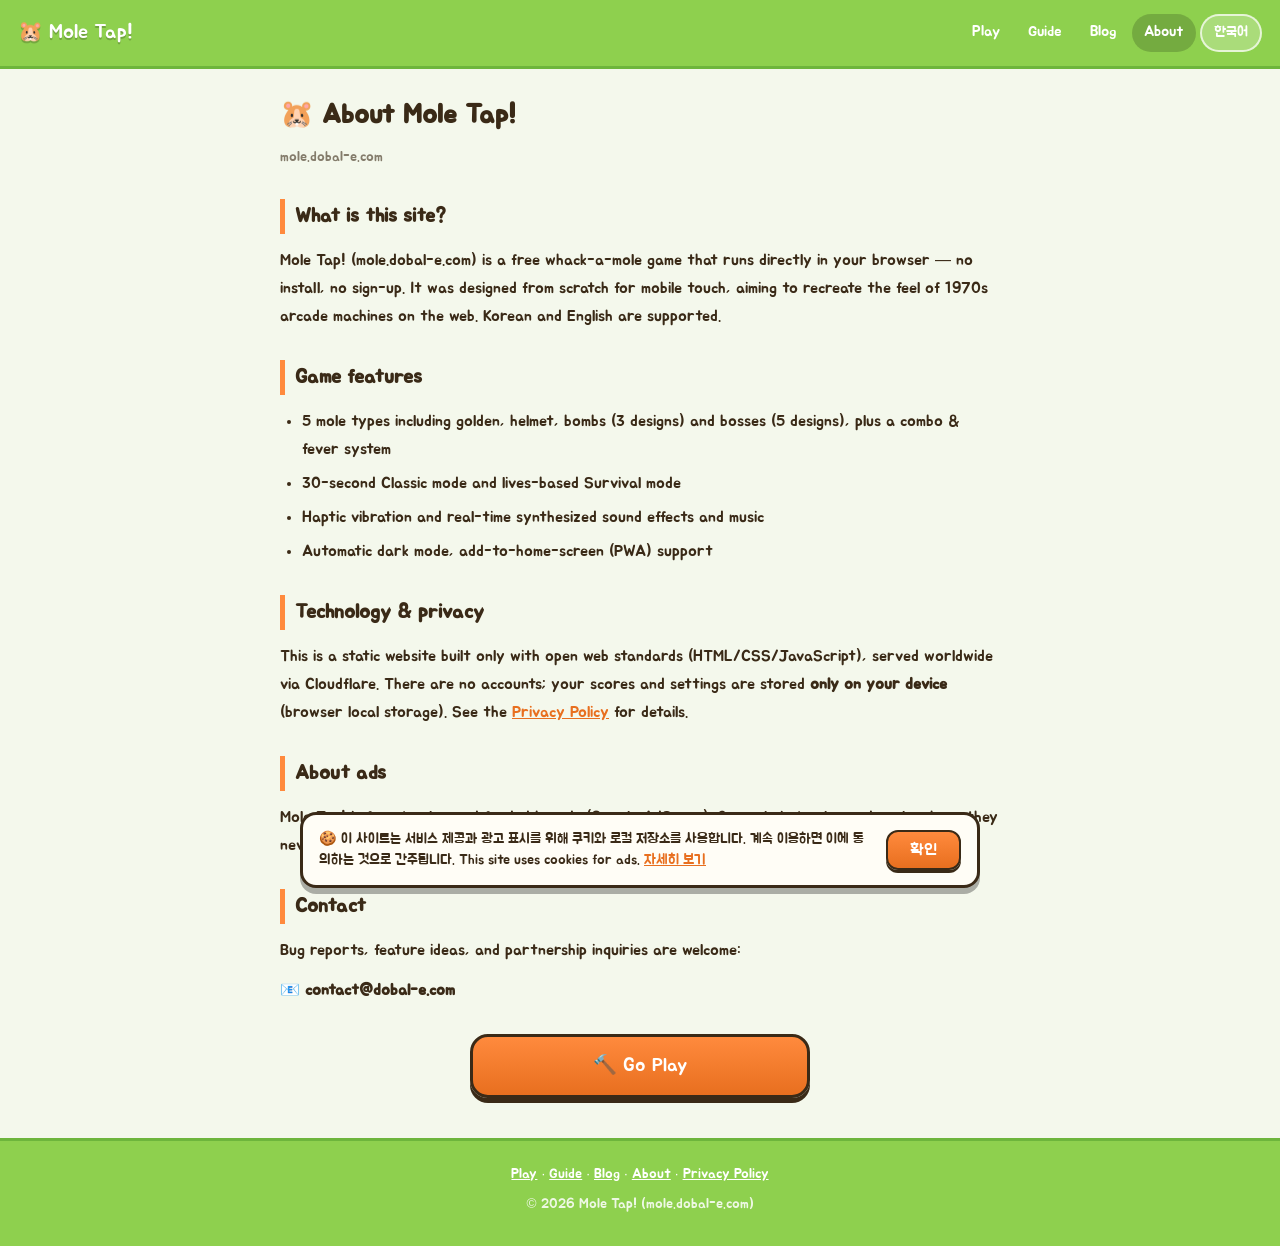
<file: about-en.html>
<!DOCTYPE html>
<html lang="en">
<head>
<meta charset="UTF-8">
<meta name="viewport" content="width=device-width, initial-scale=1.0">
<meta name="description" content="Mole Tap! is a free web whack-a-mole game with no install. About the site, technology, ads policy, and contact.">
<meta name="theme-color" content="#8ED04E">
<title>About · Mole Tap!</title>
<link rel="canonical" href="https://mole.dobal-e.com/about-en.html">
<link rel="alternate" hreflang="ko" href="https://mole.dobal-e.com/about.html">
<link rel="alternate" hreflang="en" href="https://mole.dobal-e.com/about-en.html">
<link rel="alternate" hreflang="x-default" href="https://mole.dobal-e.com/about.html">
<meta property="og:type" content="article">
<meta property="og:url" content="https://mole.dobal-e.com/about-en.html">
<meta property="og:title" content="About · Mole Tap!">
<meta property="og:description" content="Mole Tap! is a free web whack-a-mole game with no install. About the site, technology, ads policy, and contact.">
<meta property="og:image" content="https://mole.dobal-e.com/og-image.png">
<link rel="icon" href="/icon.svg" type="image/svg+xml">
<link rel="preconnect" href="https://fonts.googleapis.com">
<link rel="preconnect" href="https://fonts.gstatic.com" crossorigin>
<link href="https://fonts.googleapis.com/css2?family=Jua&display=swap" rel="stylesheet">
<link rel="stylesheet" href="/site.css">
</head>
<body>
<header class="site-header">
  <a class="brand" href="/">🐹 Mole Tap!</a>
  <nav>
    <a href="/">Play</a>
    <a href="/guide-en.html">Guide</a>
    <a href="/blog-en.html">Blog</a>
    <a href="/about-en.html" class="active">About</a>
    <a href="/about.html" class="lang-switch">한국어</a>
  </nav>
</header>
<main class="article">

<h1>🐹 About Mole Tap!</h1>
<p class="meta">mole.dobal-e.com</p>
<h2>What is this site?</h2>
<p>Mole Tap! (mole.dobal-e.com) is a free whack-a-mole game that runs directly in your browser — no install, no sign-up. It was designed from scratch for mobile touch, aiming to recreate the feel of 1970s arcade machines on the web. Korean and English are supported.</p>
<h2>Game features</h2>
<ul>
<li>5 mole types including golden, helmet, bombs (3 designs) and bosses (5 designs), plus a combo &amp; fever system</li>
<li>30-second Classic mode and lives-based Survival mode</li>
<li>Haptic vibration and real-time synthesized sound effects and music</li>
<li>Automatic dark mode, add-to-home-screen (PWA) support</li>
</ul>
<h2>Technology &amp; privacy</h2>
<p>This is a static website built only with open web standards (HTML/CSS/JavaScript), served worldwide via Cloudflare. There are no accounts; your scores and settings are stored <b>only on your device</b> (browser local storage). See the <a href="/privacy-en.html">Privacy Policy</a> for details.</p>
<h2>About ads</h2>
<p>Mole Tap! is free to play and funded by ads (Google AdSense). Our rule is to place ads only where they never interfere with gameplay.</p>
<h2>Contact</h2>
<p>Bug reports, feature ideas, and partnership inquiries are welcome:</p>
<p>📧 <b>contact@dobal-e.com</b></p>
<a class="play-cta" href="/">🔨 Go Play</a>
</main>
<footer class="site-footer">
  <p><a href="/">Play</a> · <a href="/guide-en.html">Guide</a> · <a href="/blog-en.html">Blog</a> · <a href="/about-en.html">About</a> · <a href="/privacy-en.html">Privacy Policy</a></p>
  <p class="copy">© 2026 Mole Tap! (mole.dobal-e.com)</p>
</footer>
<script src="/consent.js" defer></script>
</body>
</html>
</file>
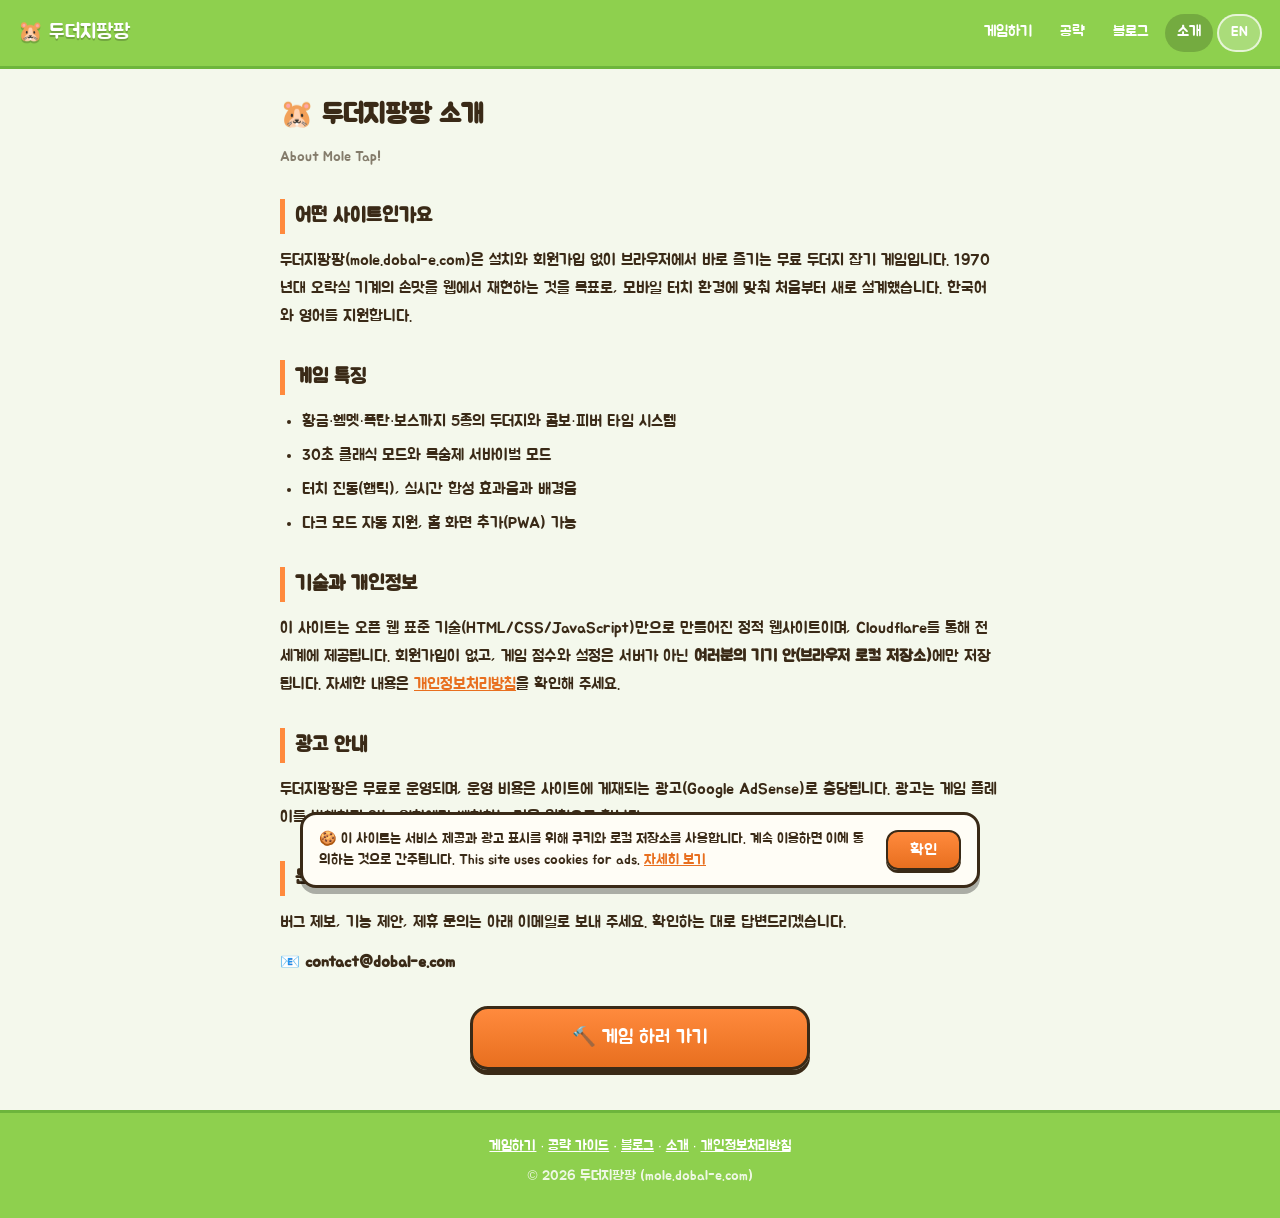
<file: about.html>
<!DOCTYPE html>
<html lang="ko">
<head>
<meta charset="UTF-8">
<meta name="viewport" content="width=device-width, initial-scale=1.0">
<meta name="description" content="두더지팡팡 사이트 소개, 기술, 광고 정책과 문의처 안내.">
<meta name="theme-color" content="#8ED04E">
<title>소개 · 두더지팡팡</title>
<link rel="canonical" href="https://mole.dobal-e.com/about.html">
<link rel="alternate" hreflang="ko" href="https://mole.dobal-e.com/about.html">
<link rel="alternate" hreflang="en" href="https://mole.dobal-e.com/about-en.html">
<link rel="alternate" hreflang="x-default" href="https://mole.dobal-e.com/about.html">
<meta property="og:type" content="article">
<meta property="og:url" content="https://mole.dobal-e.com/about.html">
<meta property="og:title" content="소개 · 두더지팡팡">
<meta property="og:description" content="두더지팡팡 사이트 소개, 기술, 광고 정책과 문의처 안내.">
<meta property="og:image" content="https://mole.dobal-e.com/og-image.png">
<link rel="icon" href="/icon.svg" type="image/svg+xml">
<link rel="preconnect" href="https://fonts.googleapis.com">
<link rel="preconnect" href="https://fonts.gstatic.com" crossorigin>
<link href="https://fonts.googleapis.com/css2?family=Jua&display=swap" rel="stylesheet">
<link rel="stylesheet" href="/site.css">
</head>
<body>
<header class="site-header">
  <a class="brand" href="/">🐹 두더지팡팡</a>
  <nav>
    <a href="/">게임하기</a>
    <a href="/guide.html">공략</a>
    <a href="/blog.html">블로그</a>
    <a href="/about.html" class="active">소개</a>
    <a href="/about-en.html" class="lang-switch">EN</a>
  </nav>
</header>
<main class="article">

<h1>🐹 두더지팡팡 소개</h1>
<p class="meta">About Mole Tap!</p>

<h2>어떤 사이트인가요</h2>
<p>두더지팡팡(mole.dobal-e.com)은 설치와 회원가입 없이 브라우저에서 바로 즐기는 무료 두더지 잡기 게임입니다. 1970년대 오락실 기계의 손맛을 웹에서 재현하는 것을 목표로, 모바일 터치 환경에 맞춰 처음부터 새로 설계했습니다. 한국어와 영어를 지원합니다.</p>

<h2>게임 특징</h2>
<ul>
<li>황금·헬멧·폭탄·보스까지 5종의 두더지와 콤보·피버 타임 시스템</li>
<li>30초 클래식 모드와 목숨제 서바이벌 모드</li>
<li>터치 진동(햅틱), 실시간 합성 효과음과 배경음</li>
<li>다크 모드 자동 지원, 홈 화면 추가(PWA) 가능</li>
</ul>

<h2>기술과 개인정보</h2>
<p>이 사이트는 오픈 웹 표준 기술(HTML/CSS/JavaScript)만으로 만들어진 정적 웹사이트이며, Cloudflare를 통해 전 세계에 제공됩니다. 회원가입이 없고, 게임 점수와 설정은 서버가 아닌 <b>여러분의 기기 안(브라우저 로컬 저장소)</b>에만 저장됩니다. 자세한 내용은 <a href="/privacy.html">개인정보처리방침</a>을 확인해 주세요.</p>

<h2>광고 안내</h2>
<p>두더지팡팡은 무료로 운영되며, 운영 비용은 사이트에 게재되는 광고(Google AdSense)로 충당됩니다. 광고는 게임 플레이를 방해하지 않는 위치에만 배치하는 것을 원칙으로 합니다.</p>

<h2>문의하기</h2>
<p>버그 제보, 기능 제안, 제휴 문의는 아래 이메일로 보내 주세요. 확인하는 대로 답변드리겠습니다.</p>
<p>📧 <b>contact@dobal-e.com</b></p>

<a class="play-cta" href="/">🔨 게임 하러 가기</a>

</main>
<footer class="site-footer">
  <p><a href="/">게임하기</a> · <a href="/guide.html">공략 가이드</a> · <a href="/blog.html">블로그</a> · <a href="/about.html">소개</a> · <a href="/privacy.html">개인정보처리방침</a></p>
  <p class="copy">© 2026 두더지팡팡 (mole.dobal-e.com)</p>
</footer>
<script src="/consent.js" defer></script>
</body>
</html>
</file>
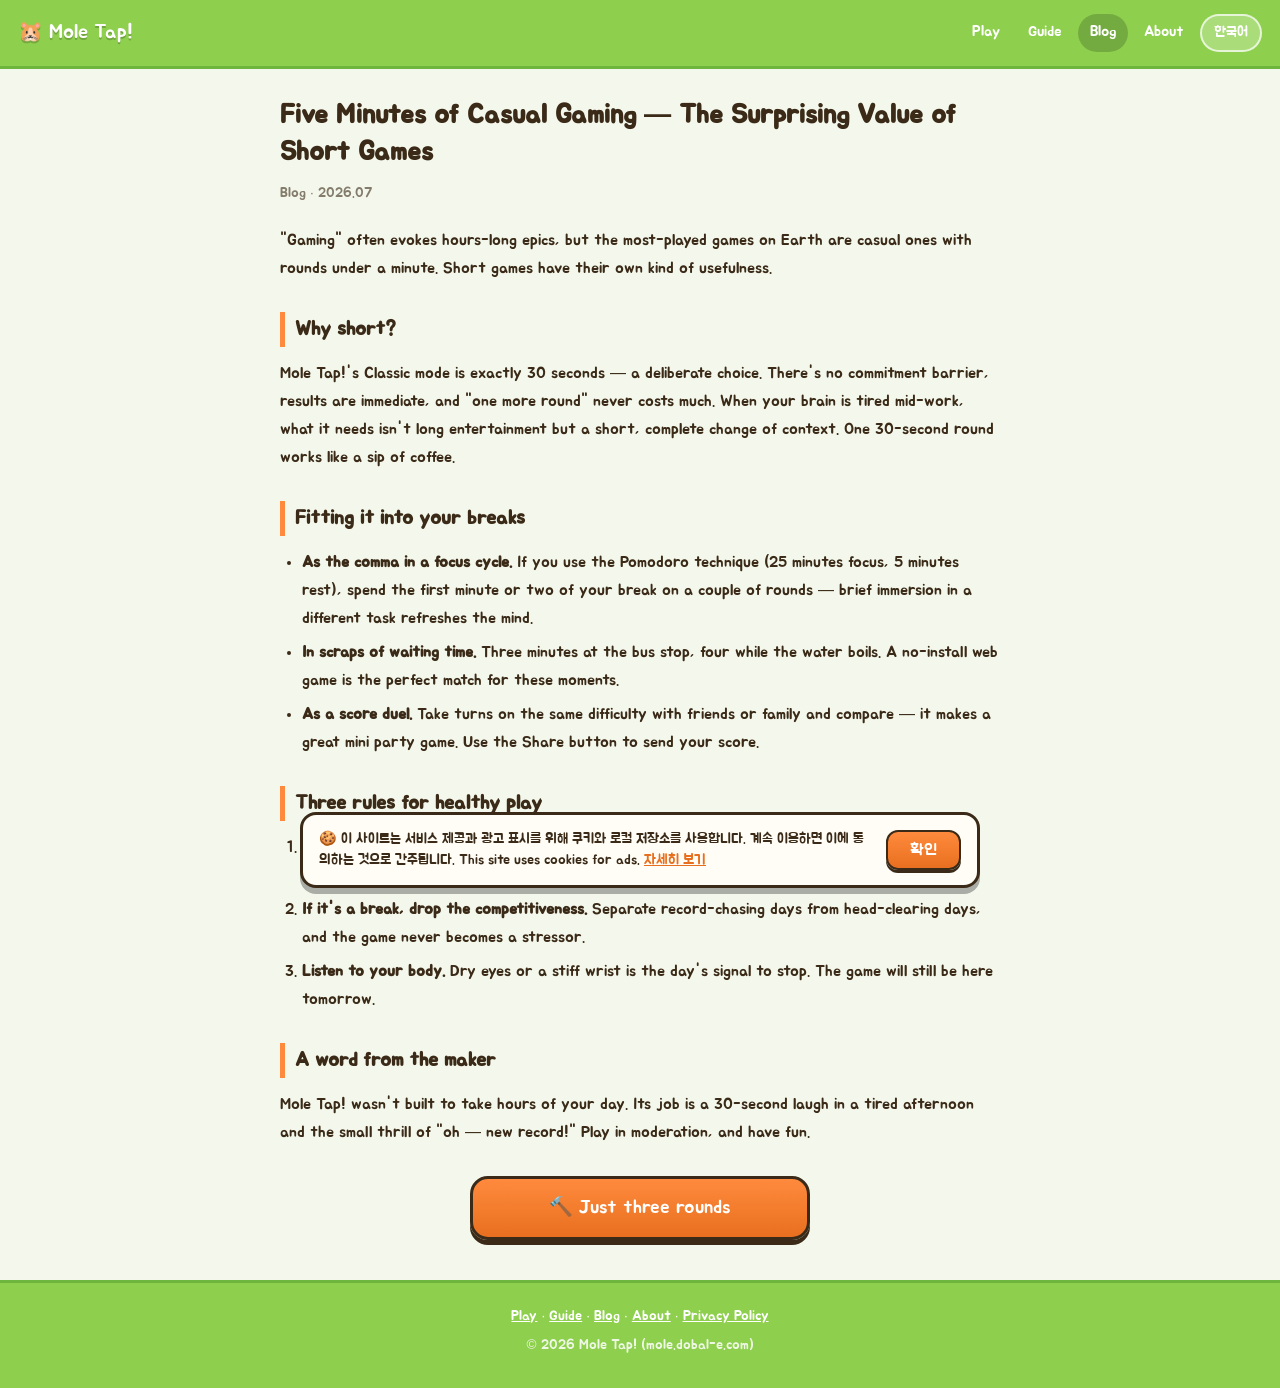
<file: blog-brain-en.html>
<!DOCTYPE html>
<html lang="en">
<head>
<meta charset="UTF-8">
<meta name="viewport" content="width=device-width, initial-scale=1.0">
<meta name="description" content="Why a 30-second game works like a sip of coffee: fitting micro-games into breaks and three rules for healthy play.">
<meta name="theme-color" content="#8ED04E">
<title>Five Minutes of Casual Gaming · Mole Tap!</title>
<link rel="canonical" href="https://mole.dobal-e.com/blog-brain-en.html">
<link rel="alternate" hreflang="ko" href="https://mole.dobal-e.com/blog-brain.html">
<link rel="alternate" hreflang="en" href="https://mole.dobal-e.com/blog-brain-en.html">
<link rel="alternate" hreflang="x-default" href="https://mole.dobal-e.com/blog-brain.html">
<meta property="og:type" content="article">
<meta property="og:url" content="https://mole.dobal-e.com/blog-brain-en.html">
<meta property="og:title" content="Five Minutes of Casual Gaming · Mole Tap!">
<meta property="og:description" content="Why a 30-second game works like a sip of coffee: fitting micro-games into breaks and three rules for healthy play.">
<meta property="og:image" content="https://mole.dobal-e.com/og-image.png">
<link rel="icon" href="/icon.svg" type="image/svg+xml">
<link rel="preconnect" href="https://fonts.googleapis.com">
<link rel="preconnect" href="https://fonts.gstatic.com" crossorigin>
<link href="https://fonts.googleapis.com/css2?family=Jua&display=swap" rel="stylesheet">
<link rel="stylesheet" href="/site.css">
</head>
<body>
<header class="site-header">
  <a class="brand" href="/">🐹 Mole Tap!</a>
  <nav>
    <a href="/">Play</a>
    <a href="/guide-en.html">Guide</a>
    <a href="/blog-en.html" class="active">Blog</a>
    <a href="/about-en.html">About</a>
    <a href="/blog-brain.html" class="lang-switch">한국어</a>
  </nav>
</header>
<main class="article">

<h1>Five Minutes of Casual Gaming — The Surprising Value of Short Games</h1>
<p class="meta">Blog · 2026.07</p>
<p>"Gaming" often evokes hours-long epics, but the most-played games on Earth are casual ones with rounds under a minute. Short games have their own kind of usefulness.</p>
<h2>Why short?</h2>
<p>Mole Tap!'s Classic mode is exactly 30 seconds — a deliberate choice. There's no commitment barrier, results are immediate, and "one more round" never costs much. When your brain is tired mid-work, what it needs isn't long entertainment but a short, complete change of context. One 30-second round works like a sip of coffee.</p>
<h2>Fitting it into your breaks</h2>
<ul>
<li><b>As the comma in a focus cycle.</b> If you use the Pomodoro technique (25 minutes focus, 5 minutes rest), spend the first minute or two of your break on a couple of rounds — brief immersion in a different task refreshes the mind.</li>
<li><b>In scraps of waiting time.</b> Three minutes at the bus stop, four while the water boils. A no-install web game is the perfect match for these moments.</li>
<li><b>As a score duel.</b> Take turns on the same difficulty with friends or family and compare — it makes a great mini party game. Use the Share button to send your score.</li>
</ul>
<h2>Three rules for healthy play</h2>
<ol>
<li><b>Decide the number of rounds before you start.</b> "Three rounds, then back to work" is the most effective guardrail.</li>
<li><b>If it's a break, drop the competitiveness.</b> Separate record-chasing days from head-clearing days, and the game never becomes a stressor.</li>
<li><b>Listen to your body.</b> Dry eyes or a stiff wrist is the day's signal to stop. The game will still be here tomorrow.</li>
</ol>
<h2>A word from the maker</h2>
<p>Mole Tap! wasn't built to take hours of your day. Its job is a 30-second laugh in a tired afternoon and the small thrill of "oh — new record!" Play in moderation, and have fun.</p>
<a class="play-cta" href="/">🔨 Just three rounds</a>
</main>
<footer class="site-footer">
  <p><a href="/">Play</a> · <a href="/guide-en.html">Guide</a> · <a href="/blog-en.html">Blog</a> · <a href="/about-en.html">About</a> · <a href="/privacy-en.html">Privacy Policy</a></p>
  <p class="copy">© 2026 Mole Tap! (mole.dobal-e.com)</p>
</footer>
<script src="/consent.js" defer></script>
</body>
</html>
</file>
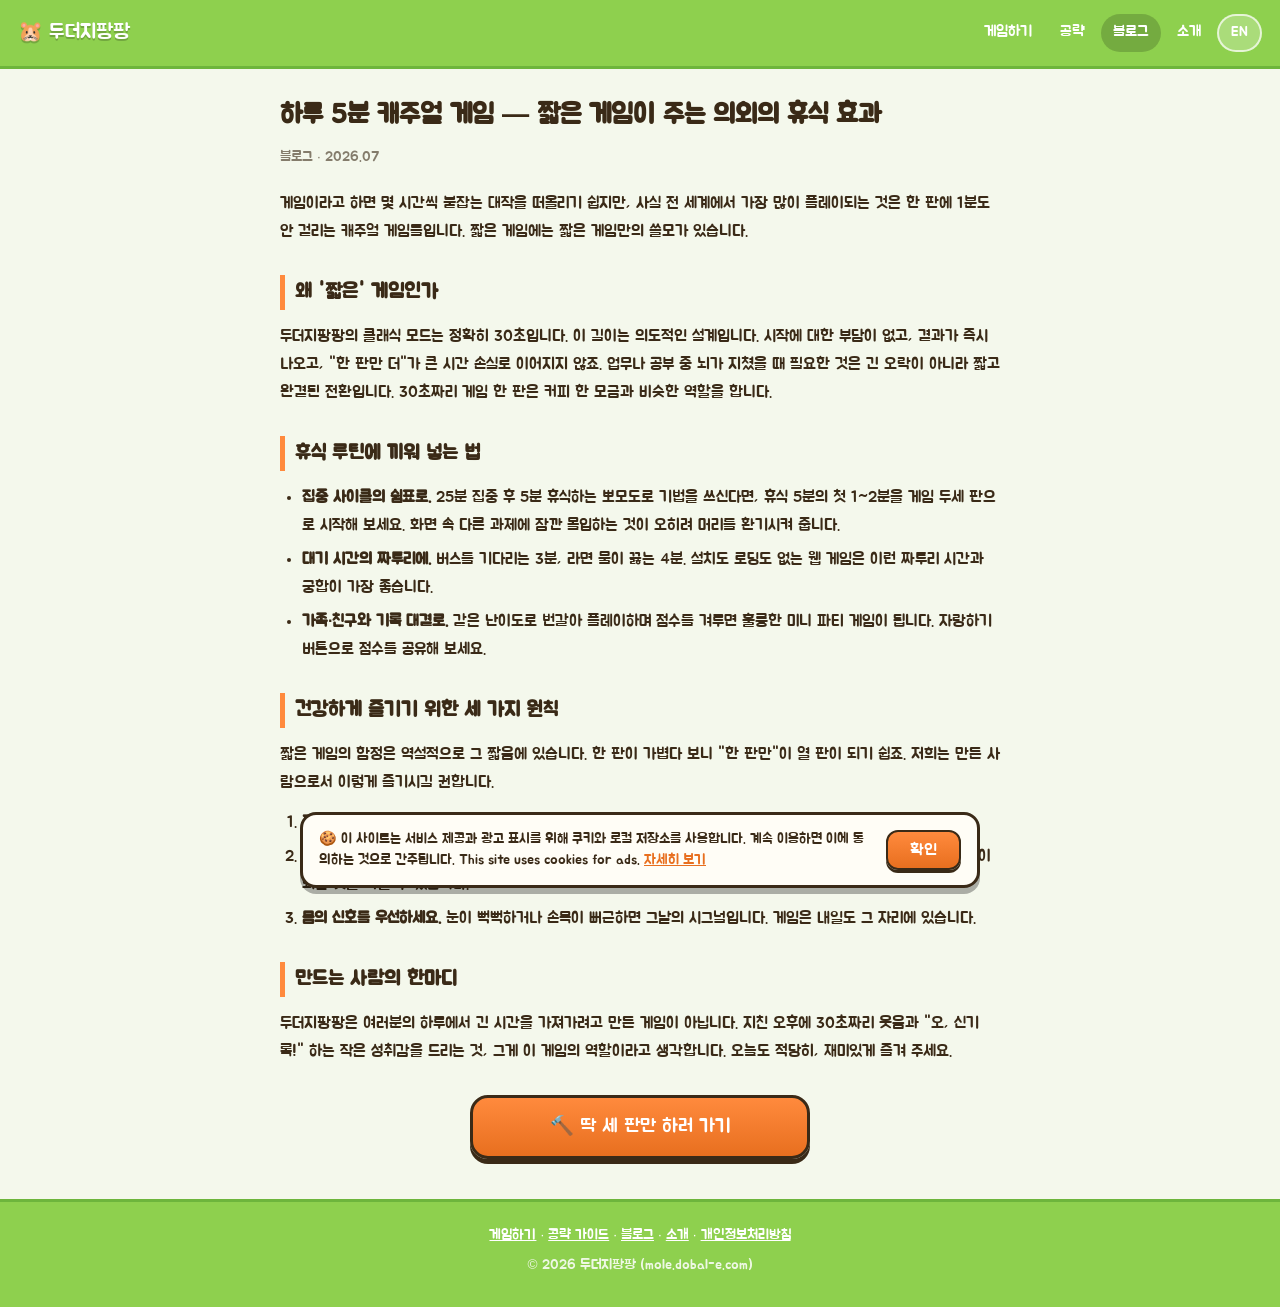
<file: blog-brain.html>
<!DOCTYPE html>
<html lang="ko">
<head>
<meta charset="UTF-8">
<meta name="viewport" content="width=device-width, initial-scale=1.0">
<meta name="description" content="30초 게임을 휴식 루틴에 활용하는 법과 건강하게 즐기는 세 가지 원칙.">
<meta name="theme-color" content="#8ED04E">
<title>하루 5분 캐주얼 게임 — 짧은 게임의 휴식 효과 · 두더지팡팡</title>
<link rel="canonical" href="https://mole.dobal-e.com/blog-brain.html">
<link rel="alternate" hreflang="ko" href="https://mole.dobal-e.com/blog-brain.html">
<link rel="alternate" hreflang="en" href="https://mole.dobal-e.com/blog-brain-en.html">
<link rel="alternate" hreflang="x-default" href="https://mole.dobal-e.com/blog-brain.html">
<meta property="og:type" content="article">
<meta property="og:url" content="https://mole.dobal-e.com/blog-brain.html">
<meta property="og:title" content="하루 5분 캐주얼 게임 — 짧은 게임의 휴식 효과 · 두더지팡팡">
<meta property="og:description" content="30초 게임을 휴식 루틴에 활용하는 법과 건강하게 즐기는 세 가지 원칙.">
<meta property="og:image" content="https://mole.dobal-e.com/og-image.png">
<link rel="icon" href="/icon.svg" type="image/svg+xml">
<link rel="preconnect" href="https://fonts.googleapis.com">
<link rel="preconnect" href="https://fonts.gstatic.com" crossorigin>
<link href="https://fonts.googleapis.com/css2?family=Jua&display=swap" rel="stylesheet">
<link rel="stylesheet" href="/site.css">
</head>
<body>
<header class="site-header">
  <a class="brand" href="/">🐹 두더지팡팡</a>
  <nav>
    <a href="/">게임하기</a>
    <a href="/guide.html">공략</a>
    <a href="/blog.html" class="active">블로그</a>
    <a href="/about.html">소개</a>
    <a href="/blog-brain-en.html" class="lang-switch">EN</a>
  </nav>
</header>
<main class="article">

<h1>하루 5분 캐주얼 게임 — 짧은 게임이 주는 의외의 휴식 효과</h1>
<p class="meta">블로그 · 2026.07</p>

<p>게임이라고 하면 몇 시간씩 붙잡는 대작을 떠올리기 쉽지만, 사실 전 세계에서 가장 많이 플레이되는 것은 한 판에 1분도 안 걸리는 캐주얼 게임들입니다. 짧은 게임에는 짧은 게임만의 쓸모가 있습니다.</p>

<h2>왜 '짧은' 게임인가</h2>
<p>두더지팡팡의 클래식 모드는 정확히 30초입니다. 이 길이는 의도적인 설계입니다. 시작에 대한 부담이 없고, 결과가 즉시 나오고, "한 판만 더"가 큰 시간 손실로 이어지지 않죠. 업무나 공부 중 뇌가 지쳤을 때 필요한 것은 긴 오락이 아니라 짧고 완결된 전환입니다. 30초짜리 게임 한 판은 커피 한 모금과 비슷한 역할을 합니다.</p>

<h2>휴식 루틴에 끼워 넣는 법</h2>
<ul>
<li><b>집중 사이클의 쉼표로.</b> 25분 집중 후 5분 휴식하는 뽀모도로 기법을 쓰신다면, 휴식 5분의 첫 1~2분을 게임 두세 판으로 시작해 보세요. 화면 속 다른 과제에 잠깐 몰입하는 것이 오히려 머리를 환기시켜 줍니다.</li>
<li><b>대기 시간의 짜투리에.</b> 버스를 기다리는 3분, 라면 물이 끓는 4분. 설치도 로딩도 없는 웹 게임은 이런 짜투리 시간과 궁합이 가장 좋습니다.</li>
<li><b>가족·친구와 기록 대결로.</b> 같은 난이도로 번갈아 플레이하며 점수를 겨루면 훌륭한 미니 파티 게임이 됩니다. 자랑하기 버튼으로 점수를 공유해 보세요.</li>
</ul>

<h2>건강하게 즐기기 위한 세 가지 원칙</h2>
<p>짧은 게임의 함정은 역설적으로 그 짧음에 있습니다. 한 판이 가볍다 보니 "한 판만"이 열 판이 되기 쉽죠. 저희는 만든 사람으로서 이렇게 즐기시길 권합니다.</p>
<ol>
<li><b>판 수를 정하고 시작하세요.</b> "세 판만 하고 일어난다"처럼 시작 전에 끝을 정하는 것이 가장 효과적입니다.</li>
<li><b>휴식용이라면 승부욕은 내려놓으세요.</b> 신기록에 도전하는 날과 머리를 식히는 날을 구분하면 게임이 스트레스의 원인이 되는 것을 막을 수 있습니다.</li>
<li><b>몸의 신호를 우선하세요.</b> 눈이 뻑뻑하거나 손목이 뻐근하면 그날의 시그널입니다. 게임은 내일도 그 자리에 있습니다.</li>
</ol>

<h2>만드는 사람의 한마디</h2>
<p>두더지팡팡은 여러분의 하루에서 긴 시간을 가져가려고 만든 게임이 아닙니다. 지친 오후에 30초짜리 웃음과 "오, 신기록!" 하는 작은 성취감을 드리는 것, 그게 이 게임의 역할이라고 생각합니다. 오늘도 적당히, 재미있게 즐겨 주세요.</p>

<a class="play-cta" href="/">🔨 딱 세 판만 하러 가기</a>

</main>
<footer class="site-footer">
  <p><a href="/">게임하기</a> · <a href="/guide.html">공략 가이드</a> · <a href="/blog.html">블로그</a> · <a href="/about.html">소개</a> · <a href="/privacy.html">개인정보처리방침</a></p>
  <p class="copy">© 2026 두더지팡팡 (mole.dobal-e.com)</p>
</footer>
<script src="/consent.js" defer></script>
</body>
</html>
</file>
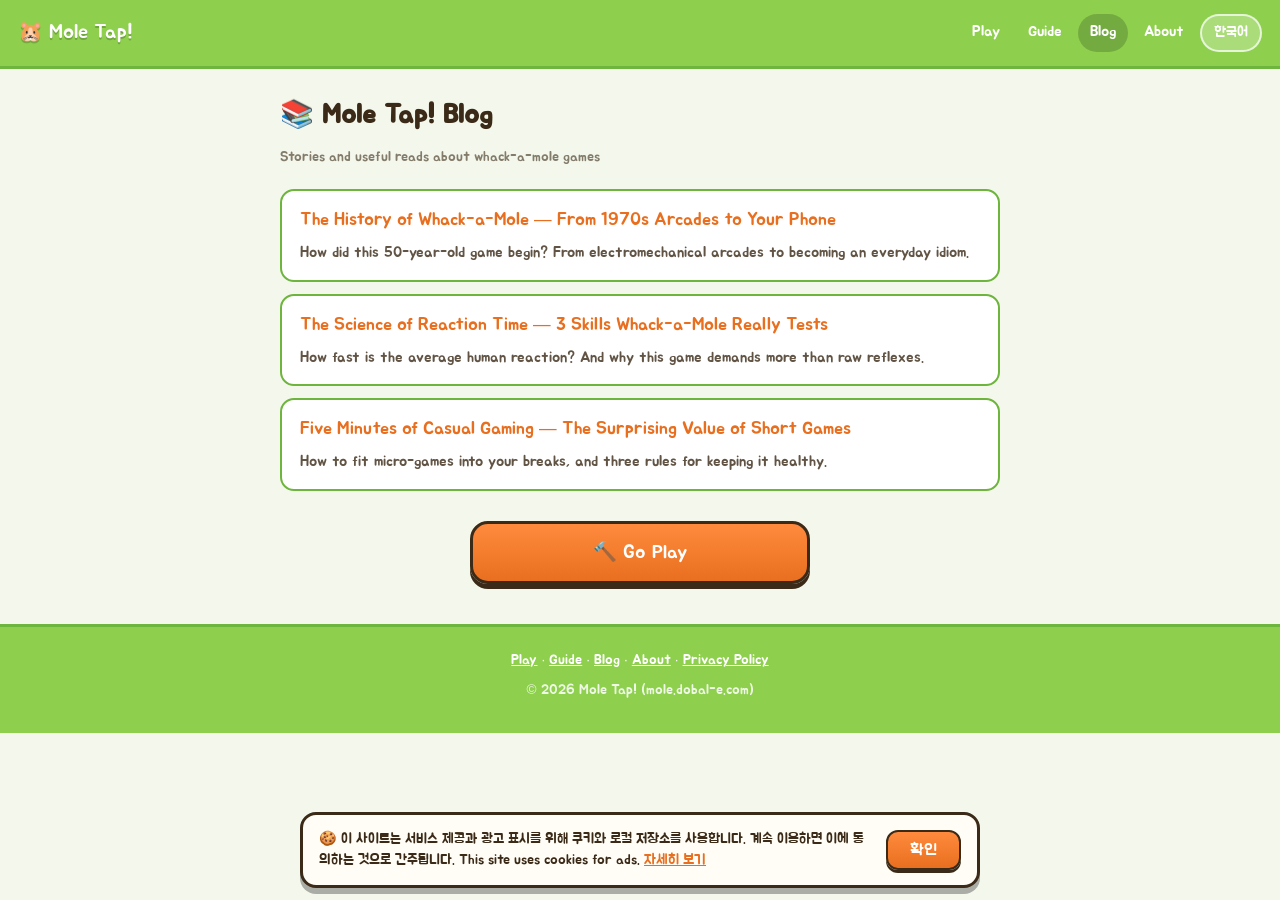
<file: blog-en.html>
<!DOCTYPE html>
<html lang="en">
<head>
<meta charset="UTF-8">
<meta name="viewport" content="width=device-width, initial-scale=1.0">
<meta name="description" content="Stories and useful reads: the history of whack-a-mole, the science of reaction time, and how to use casual games wisely.">
<meta name="theme-color" content="#8ED04E">
<title>Blog · Mole Tap!</title>
<link rel="canonical" href="https://mole.dobal-e.com/blog-en.html">
<link rel="alternate" hreflang="ko" href="https://mole.dobal-e.com/blog.html">
<link rel="alternate" hreflang="en" href="https://mole.dobal-e.com/blog-en.html">
<link rel="alternate" hreflang="x-default" href="https://mole.dobal-e.com/blog.html">
<meta property="og:type" content="article">
<meta property="og:url" content="https://mole.dobal-e.com/blog-en.html">
<meta property="og:title" content="Blog · Mole Tap!">
<meta property="og:description" content="Stories and useful reads: the history of whack-a-mole, the science of reaction time, and how to use casual games wisely.">
<meta property="og:image" content="https://mole.dobal-e.com/og-image.png">
<link rel="icon" href="/icon.svg" type="image/svg+xml">
<link rel="preconnect" href="https://fonts.googleapis.com">
<link rel="preconnect" href="https://fonts.gstatic.com" crossorigin>
<link href="https://fonts.googleapis.com/css2?family=Jua&display=swap" rel="stylesheet">
<link rel="stylesheet" href="/site.css">
</head>
<body>
<header class="site-header">
  <a class="brand" href="/">🐹 Mole Tap!</a>
  <nav>
    <a href="/">Play</a>
    <a href="/guide-en.html">Guide</a>
    <a href="/blog-en.html" class="active">Blog</a>
    <a href="/about-en.html">About</a>
    <a href="/blog.html" class="lang-switch">한국어</a>
  </nav>
</header>
<main class="article">

<h1>📚 Mole Tap! Blog</h1>
<p class="meta">Stories and useful reads about whack-a-mole games</p>
<ul class="post-list">
<li><a href="/blog-history-en.html">The History of Whack-a-Mole — From 1970s Arcades to Your Phone</a>
<p>How did this 50-year-old game begin? From electromechanical arcades to becoming an everyday idiom.</p></li>
<li><a href="/blog-reaction-en.html">The Science of Reaction Time — 3 Skills Whack-a-Mole Really Tests</a>
<p>How fast is the average human reaction? And why this game demands more than raw reflexes.</p></li>
<li><a href="/blog-brain-en.html">Five Minutes of Casual Gaming — The Surprising Value of Short Games</a>
<p>How to fit micro-games into your breaks, and three rules for keeping it healthy.</p></li>
</ul>
<a class="play-cta" href="/">🔨 Go Play</a>
</main>
<footer class="site-footer">
  <p><a href="/">Play</a> · <a href="/guide-en.html">Guide</a> · <a href="/blog-en.html">Blog</a> · <a href="/about-en.html">About</a> · <a href="/privacy-en.html">Privacy Policy</a></p>
  <p class="copy">© 2026 Mole Tap! (mole.dobal-e.com)</p>
</footer>
<script src="/consent.js" defer></script>
</body>
</html>
</file>
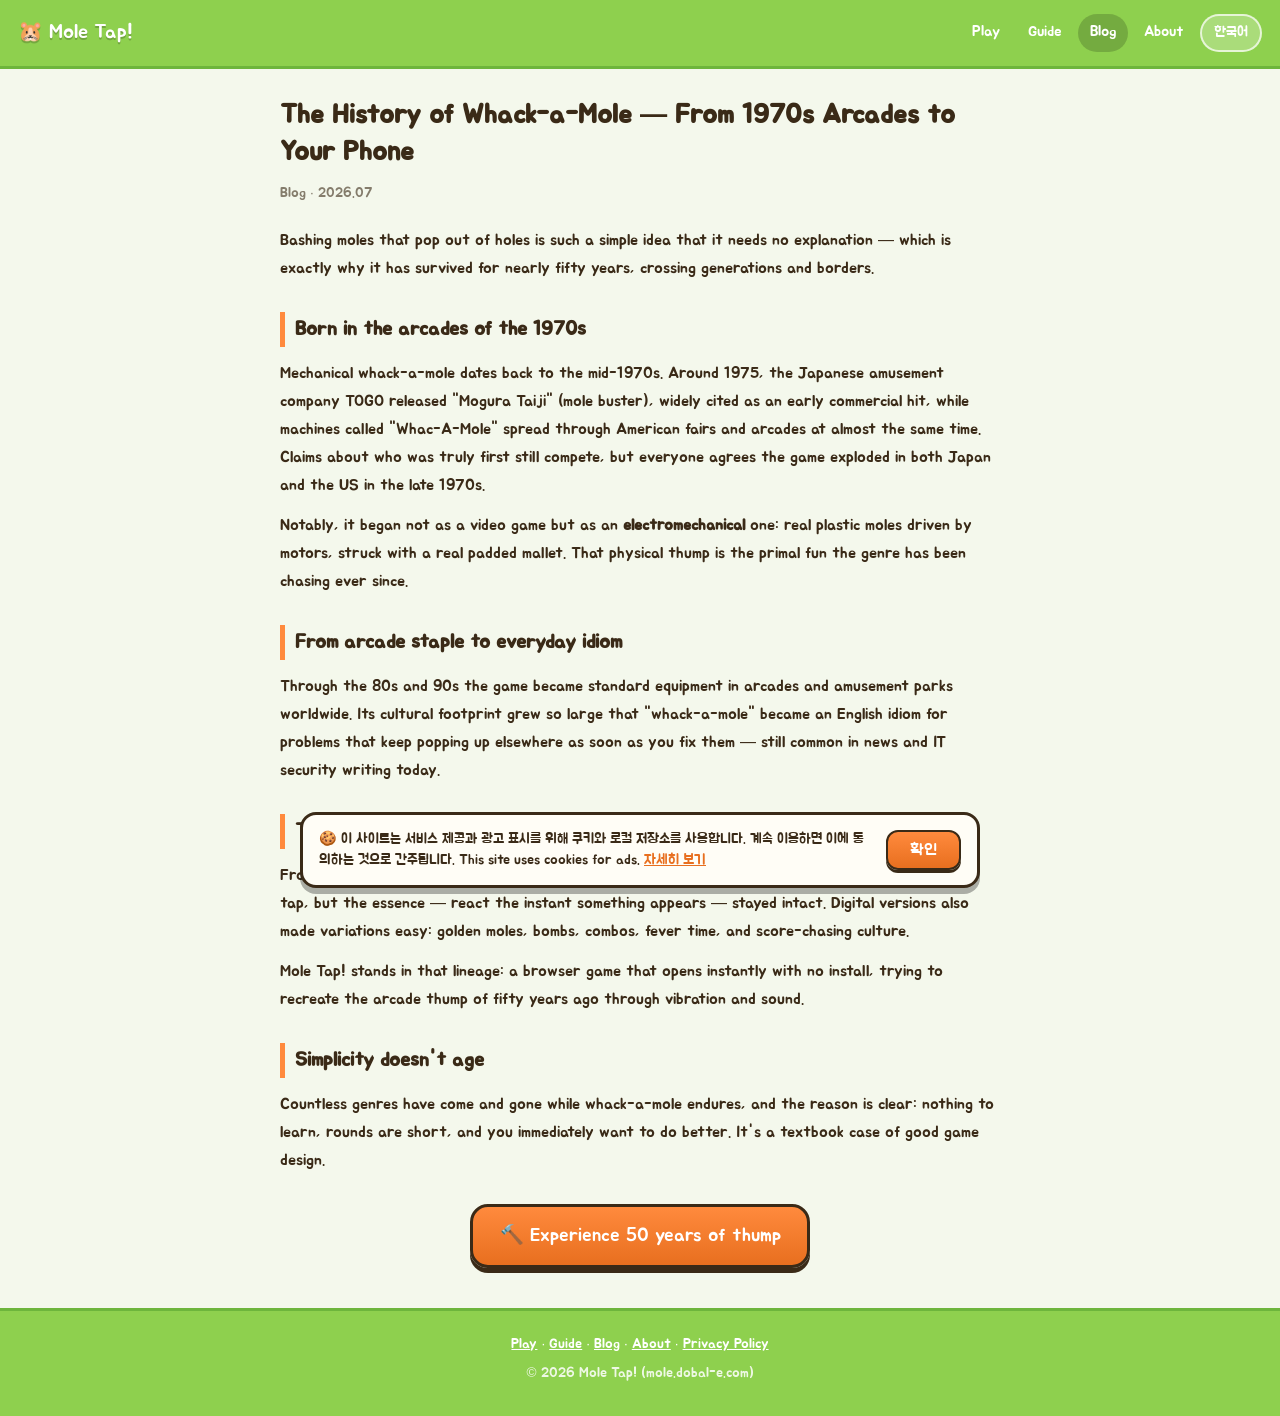
<file: blog-history-en.html>
<!DOCTYPE html>
<html lang="en">
<head>
<meta charset="UTF-8">
<meta name="viewport" content="width=device-width, initial-scale=1.0">
<meta name="description" content="From 1970s Japanese and American arcades to an everyday idiom and a browser game — 50 years of whack-a-mole.">
<meta name="theme-color" content="#8ED04E">
<title>The History of Whack-a-Mole · Mole Tap!</title>
<link rel="canonical" href="https://mole.dobal-e.com/blog-history-en.html">
<link rel="alternate" hreflang="ko" href="https://mole.dobal-e.com/blog-history.html">
<link rel="alternate" hreflang="en" href="https://mole.dobal-e.com/blog-history-en.html">
<link rel="alternate" hreflang="x-default" href="https://mole.dobal-e.com/blog-history.html">
<meta property="og:type" content="article">
<meta property="og:url" content="https://mole.dobal-e.com/blog-history-en.html">
<meta property="og:title" content="The History of Whack-a-Mole · Mole Tap!">
<meta property="og:description" content="From 1970s Japanese and American arcades to an everyday idiom and a browser game — 50 years of whack-a-mole.">
<meta property="og:image" content="https://mole.dobal-e.com/og-image.png">
<link rel="icon" href="/icon.svg" type="image/svg+xml">
<link rel="preconnect" href="https://fonts.googleapis.com">
<link rel="preconnect" href="https://fonts.gstatic.com" crossorigin>
<link href="https://fonts.googleapis.com/css2?family=Jua&display=swap" rel="stylesheet">
<link rel="stylesheet" href="/site.css">
</head>
<body>
<header class="site-header">
  <a class="brand" href="/">🐹 Mole Tap!</a>
  <nav>
    <a href="/">Play</a>
    <a href="/guide-en.html">Guide</a>
    <a href="/blog-en.html" class="active">Blog</a>
    <a href="/about-en.html">About</a>
    <a href="/blog-history.html" class="lang-switch">한국어</a>
  </nav>
</header>
<main class="article">

<h1>The History of Whack-a-Mole — From 1970s Arcades to Your Phone</h1>
<p class="meta">Blog · 2026.07</p>
<p>Bashing moles that pop out of holes is such a simple idea that it needs no explanation — which is exactly why it has survived for nearly fifty years, crossing generations and borders.</p>
<h2>Born in the arcades of the 1970s</h2>
<p>Mechanical whack-a-mole dates back to the mid-1970s. Around 1975, the Japanese amusement company TOGO released "Mogura Taiji" (mole buster), widely cited as an early commercial hit, while machines called "Whac-A-Mole" spread through American fairs and arcades at almost the same time. Claims about who was truly first still compete, but everyone agrees the game exploded in both Japan and the US in the late 1970s.</p>
<p>Notably, it began not as a video game but as an <b>electromechanical</b> one: real plastic moles driven by motors, struck with a real padded mallet. That physical thump is the primal fun the genre has been chasing ever since.</p>
<h2>From arcade staple to everyday idiom</h2>
<p>Through the 80s and 90s the game became standard equipment in arcades and amusement parks worldwide. Its cultural footprint grew so large that "whack-a-mole" became an English idiom for problems that keep popping up elsewhere as soon as you fix them — still common in news and IT security writing today.</p>
<h2>The move to digital</h2>
<p>From the 2000s, touchscreens gave whack-a-mole a second life. The physical mallet became a finger tap, but the essence — react the instant something appears — stayed intact. Digital versions also made variations easy: golden moles, bombs, combos, fever time, and score-chasing culture.</p>
<p>Mole Tap! stands in that lineage: a browser game that opens instantly with no install, trying to recreate the arcade thump of fifty years ago through vibration and sound.</p>
<h2>Simplicity doesn't age</h2>
<p>Countless genres have come and gone while whack-a-mole endures, and the reason is clear: nothing to learn, rounds are short, and you immediately want to do better. It's a textbook case of good game design.</p>
<a class="play-cta" href="/">🔨 Experience 50 years of thump</a>
</main>
<footer class="site-footer">
  <p><a href="/">Play</a> · <a href="/guide-en.html">Guide</a> · <a href="/blog-en.html">Blog</a> · <a href="/about-en.html">About</a> · <a href="/privacy-en.html">Privacy Policy</a></p>
  <p class="copy">© 2026 Mole Tap! (mole.dobal-e.com)</p>
</footer>
<script src="/consent.js" defer></script>
</body>
</html>
</file>
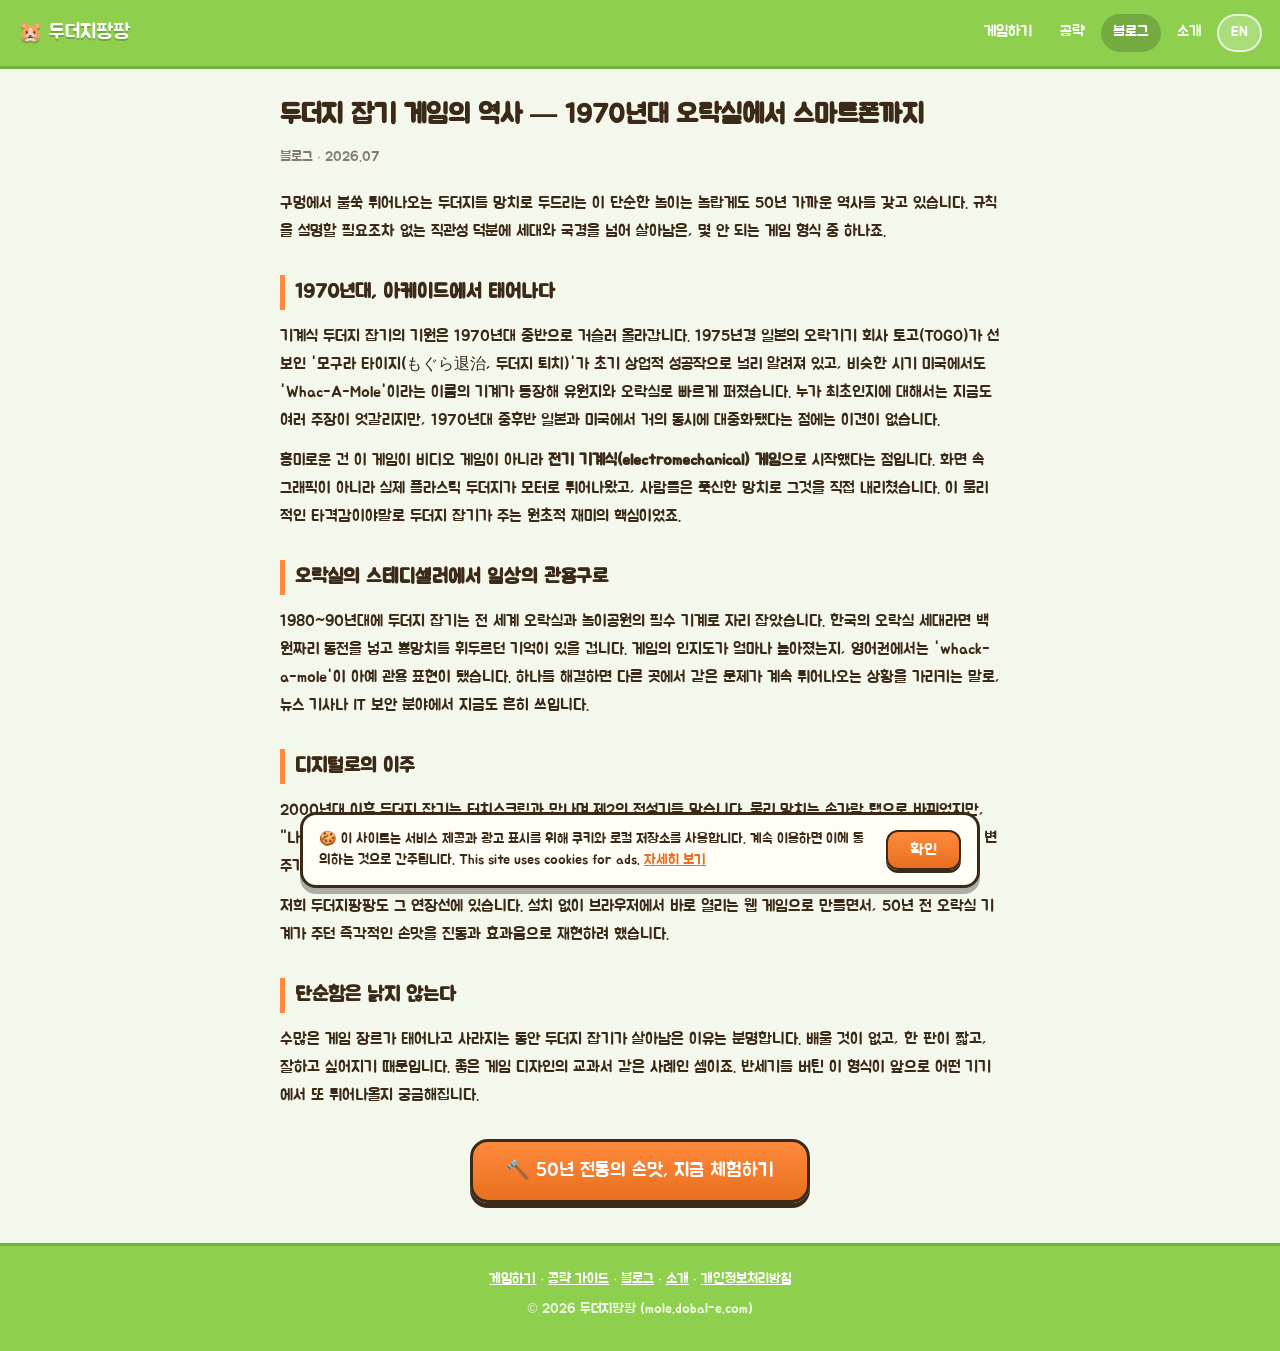
<file: blog-history.html>
<!DOCTYPE html>
<html lang="ko">
<head>
<meta charset="UTF-8">
<meta name="viewport" content="width=device-width, initial-scale=1.0">
<meta name="description" content="1970년대 아케이드에서 시작된 두더지 잡기가 관용구가 되고 스마트폰으로 이주하기까지 50년의 역사.">
<meta name="theme-color" content="#8ED04E">
<title>두더지 잡기 게임의 역사 · 두더지팡팡</title>
<link rel="canonical" href="https://mole.dobal-e.com/blog-history.html">
<link rel="alternate" hreflang="ko" href="https://mole.dobal-e.com/blog-history.html">
<link rel="alternate" hreflang="en" href="https://mole.dobal-e.com/blog-history-en.html">
<link rel="alternate" hreflang="x-default" href="https://mole.dobal-e.com/blog-history.html">
<meta property="og:type" content="article">
<meta property="og:url" content="https://mole.dobal-e.com/blog-history.html">
<meta property="og:title" content="두더지 잡기 게임의 역사 · 두더지팡팡">
<meta property="og:description" content="1970년대 아케이드에서 시작된 두더지 잡기가 관용구가 되고 스마트폰으로 이주하기까지 50년의 역사.">
<meta property="og:image" content="https://mole.dobal-e.com/og-image.png">
<link rel="icon" href="/icon.svg" type="image/svg+xml">
<link rel="preconnect" href="https://fonts.googleapis.com">
<link rel="preconnect" href="https://fonts.gstatic.com" crossorigin>
<link href="https://fonts.googleapis.com/css2?family=Jua&display=swap" rel="stylesheet">
<link rel="stylesheet" href="/site.css">
</head>
<body>
<header class="site-header">
  <a class="brand" href="/">🐹 두더지팡팡</a>
  <nav>
    <a href="/">게임하기</a>
    <a href="/guide.html">공략</a>
    <a href="/blog.html" class="active">블로그</a>
    <a href="/about.html">소개</a>
    <a href="/blog-history-en.html" class="lang-switch">EN</a>
  </nav>
</header>
<main class="article">

<h1>두더지 잡기 게임의 역사 — 1970년대 오락실에서 스마트폰까지</h1>
<p class="meta">블로그 · 2026.07</p>

<p>구멍에서 불쑥 튀어나오는 두더지를 망치로 두드리는 이 단순한 놀이는 놀랍게도 50년 가까운 역사를 갖고 있습니다. 규칙을 설명할 필요조차 없는 직관성 덕분에 세대와 국경을 넘어 살아남은, 몇 안 되는 게임 형식 중 하나죠.</p>

<h2>1970년대, 아케이드에서 태어나다</h2>
<p>기계식 두더지 잡기의 기원은 1970년대 중반으로 거슬러 올라갑니다. 1975년경 일본의 오락기기 회사 토고(TOGO)가 선보인 '모구라 타이지(もぐら退治, 두더지 퇴치)'가 초기 상업적 성공작으로 널리 알려져 있고, 비슷한 시기 미국에서도 'Whac-A-Mole'이라는 이름의 기계가 등장해 유원지와 오락실로 빠르게 퍼졌습니다. 누가 최초인지에 대해서는 지금도 여러 주장이 엇갈리지만, 1970년대 중후반 일본과 미국에서 거의 동시에 대중화됐다는 점에는 이견이 없습니다.</p>
<p>흥미로운 건 이 게임이 비디오 게임이 아니라 <b>전기 기계식(electromechanical) 게임</b>으로 시작했다는 점입니다. 화면 속 그래픽이 아니라 실제 플라스틱 두더지가 모터로 튀어나왔고, 사람들은 푹신한 망치로 그것을 직접 내리쳤습니다. 이 물리적인 타격감이야말로 두더지 잡기가 주는 원초적 재미의 핵심이었죠.</p>

<h2>오락실의 스테디셀러에서 일상의 관용구로</h2>
<p>1980~90년대에 두더지 잡기는 전 세계 오락실과 놀이공원의 필수 기계로 자리 잡았습니다. 한국의 오락실 세대라면 백 원짜리 동전을 넣고 뿅망치를 휘두르던 기억이 있을 겁니다. 게임의 인지도가 얼마나 높아졌는지, 영어권에서는 'whack-a-mole'이 아예 관용 표현이 됐습니다. 하나를 해결하면 다른 곳에서 같은 문제가 계속 튀어나오는 상황을 가리키는 말로, 뉴스 기사나 IT 보안 분야에서 지금도 흔히 쓰입니다.</p>

<h2>디지털로의 이주</h2>
<p>2000년대 이후 두더지 잡기는 터치스크린과 만나며 제2의 전성기를 맞습니다. 물리 망치는 손가락 탭으로 바뀌었지만, "나타나면 즉시 반응한다"는 본질은 그대로였습니다. 오히려 디지털화 덕분에 황금 두더지, 폭탄, 콤보, 피버 타임 같은 변주가 자유로워졌고, 종이 한 장 차이의 반응속도를 겨루는 점수 경쟁 문화도 생겨났죠.</p>
<p>저희 두더지팡팡도 그 연장선에 있습니다. 설치 없이 브라우저에서 바로 열리는 웹 게임으로 만들면서, 50년 전 오락실 기계가 주던 즉각적인 손맛을 진동과 효과음으로 재현하려 했습니다.</p>

<h2>단순함은 낡지 않는다</h2>
<p>수많은 게임 장르가 태어나고 사라지는 동안 두더지 잡기가 살아남은 이유는 분명합니다. 배울 것이 없고, 한 판이 짧고, 잘하고 싶어지기 때문입니다. 좋은 게임 디자인의 교과서 같은 사례인 셈이죠. 반세기를 버틴 이 형식이 앞으로 어떤 기기에서 또 튀어나올지 궁금해집니다.</p>

<a class="play-cta" href="/">🔨 50년 전통의 손맛, 지금 체험하기</a>

</main>
<footer class="site-footer">
  <p><a href="/">게임하기</a> · <a href="/guide.html">공략 가이드</a> · <a href="/blog.html">블로그</a> · <a href="/about.html">소개</a> · <a href="/privacy.html">개인정보처리방침</a></p>
  <p class="copy">© 2026 두더지팡팡 (mole.dobal-e.com)</p>
</footer>
<script src="/consent.js" defer></script>
</body>
</html>
</file>
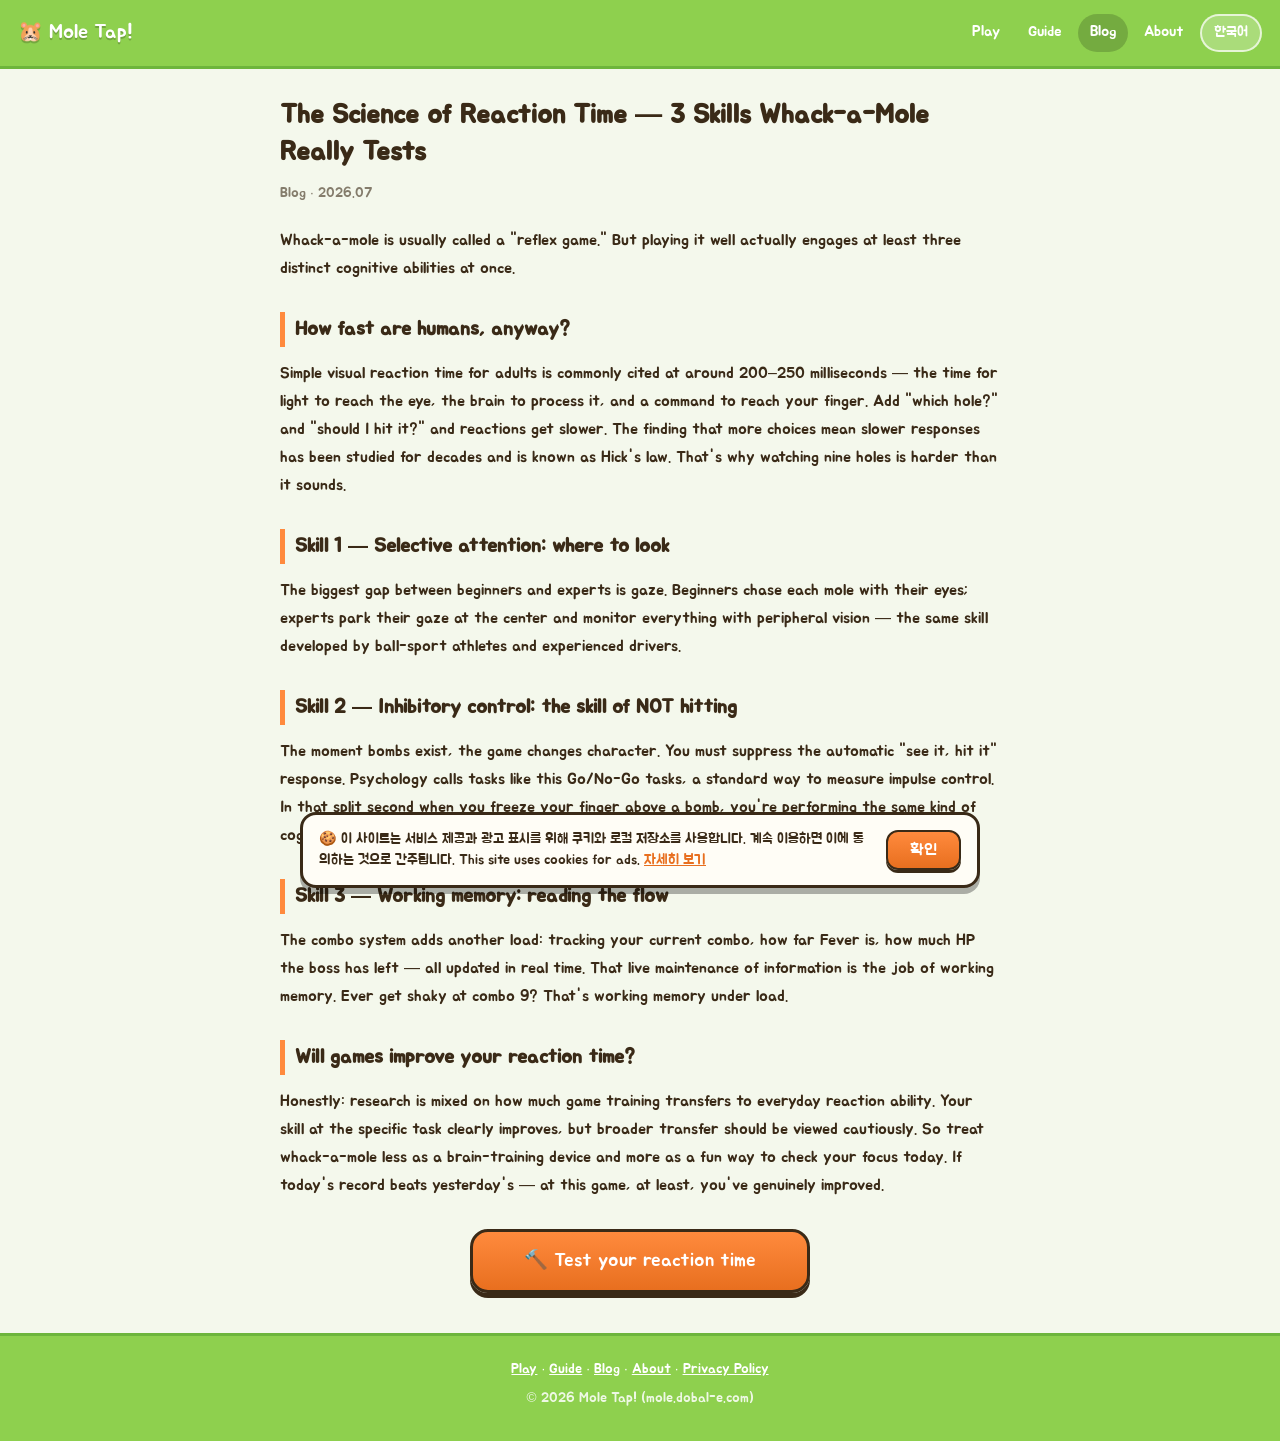
<file: blog-reaction-en.html>
<!DOCTYPE html>
<html lang="en">
<head>
<meta charset="UTF-8">
<meta name="viewport" content="width=device-width, initial-scale=1.0">
<meta name="description" content="Average human reaction is ~200ms. Selective attention, inhibitory control, working memory — the cognitive science inside whack-a-mole.">
<meta name="theme-color" content="#8ED04E">
<title>The Science of Reaction Time · Mole Tap!</title>
<link rel="canonical" href="https://mole.dobal-e.com/blog-reaction-en.html">
<link rel="alternate" hreflang="ko" href="https://mole.dobal-e.com/blog-reaction.html">
<link rel="alternate" hreflang="en" href="https://mole.dobal-e.com/blog-reaction-en.html">
<link rel="alternate" hreflang="x-default" href="https://mole.dobal-e.com/blog-reaction.html">
<meta property="og:type" content="article">
<meta property="og:url" content="https://mole.dobal-e.com/blog-reaction-en.html">
<meta property="og:title" content="The Science of Reaction Time · Mole Tap!">
<meta property="og:description" content="Average human reaction is ~200ms. Selective attention, inhibitory control, working memory — the cognitive science inside whack-a-mole.">
<meta property="og:image" content="https://mole.dobal-e.com/og-image.png">
<link rel="icon" href="/icon.svg" type="image/svg+xml">
<link rel="preconnect" href="https://fonts.googleapis.com">
<link rel="preconnect" href="https://fonts.gstatic.com" crossorigin>
<link href="https://fonts.googleapis.com/css2?family=Jua&display=swap" rel="stylesheet">
<link rel="stylesheet" href="/site.css">
</head>
<body>
<header class="site-header">
  <a class="brand" href="/">🐹 Mole Tap!</a>
  <nav>
    <a href="/">Play</a>
    <a href="/guide-en.html">Guide</a>
    <a href="/blog-en.html" class="active">Blog</a>
    <a href="/about-en.html">About</a>
    <a href="/blog-reaction.html" class="lang-switch">한국어</a>
  </nav>
</header>
<main class="article">

<h1>The Science of Reaction Time — 3 Skills Whack-a-Mole Really Tests</h1>
<p class="meta">Blog · 2026.07</p>
<p>Whack-a-mole is usually called a "reflex game." But playing it well actually engages at least three distinct cognitive abilities at once.</p>
<h2>How fast are humans, anyway?</h2>
<p>Simple visual reaction time for adults is commonly cited at around 200–250 milliseconds — the time for light to reach the eye, the brain to process it, and a command to reach your finger. Add "which hole?" and "should I hit it?" and reactions get slower. The finding that more choices mean slower responses has been studied for decades and is known as Hick's law. That's why watching nine holes is harder than it sounds.</p>
<h2>Skill 1 — Selective attention: where to look</h2>
<p>The biggest gap between beginners and experts is gaze. Beginners chase each mole with their eyes; experts park their gaze at the center and monitor everything with peripheral vision — the same skill developed by ball-sport athletes and experienced drivers.</p>
<h2>Skill 2 — Inhibitory control: the skill of NOT hitting</h2>
<p>The moment bombs exist, the game changes character. You must suppress the automatic "see it, hit it" response. Psychology calls tasks like this Go/No-Go tasks, a standard way to measure impulse control. In that split second when you freeze your finger above a bomb, you're performing the same kind of cognitive task used in research labs.</p>
<h2>Skill 3 — Working memory: reading the flow</h2>
<p>The combo system adds another load: tracking your current combo, how far Fever is, how much HP the boss has left — all updated in real time. That live maintenance of information is the job of working memory. Ever get shaky at combo 9? That's working memory under load.</p>
<h2>Will games improve your reaction time?</h2>
<p>Honestly: research is mixed on how much game training transfers to everyday reaction ability. Your skill at the specific task clearly improves, but broader transfer should be viewed cautiously. So treat whack-a-mole less as a brain-training device and more as a fun way to check your focus today. If today's record beats yesterday's — at this game, at least, you've genuinely improved.</p>
<a class="play-cta" href="/">🔨 Test your reaction time</a>
</main>
<footer class="site-footer">
  <p><a href="/">Play</a> · <a href="/guide-en.html">Guide</a> · <a href="/blog-en.html">Blog</a> · <a href="/about-en.html">About</a> · <a href="/privacy-en.html">Privacy Policy</a></p>
  <p class="copy">© 2026 Mole Tap! (mole.dobal-e.com)</p>
</footer>
<script src="/consent.js" defer></script>
</body>
</html>
</file>
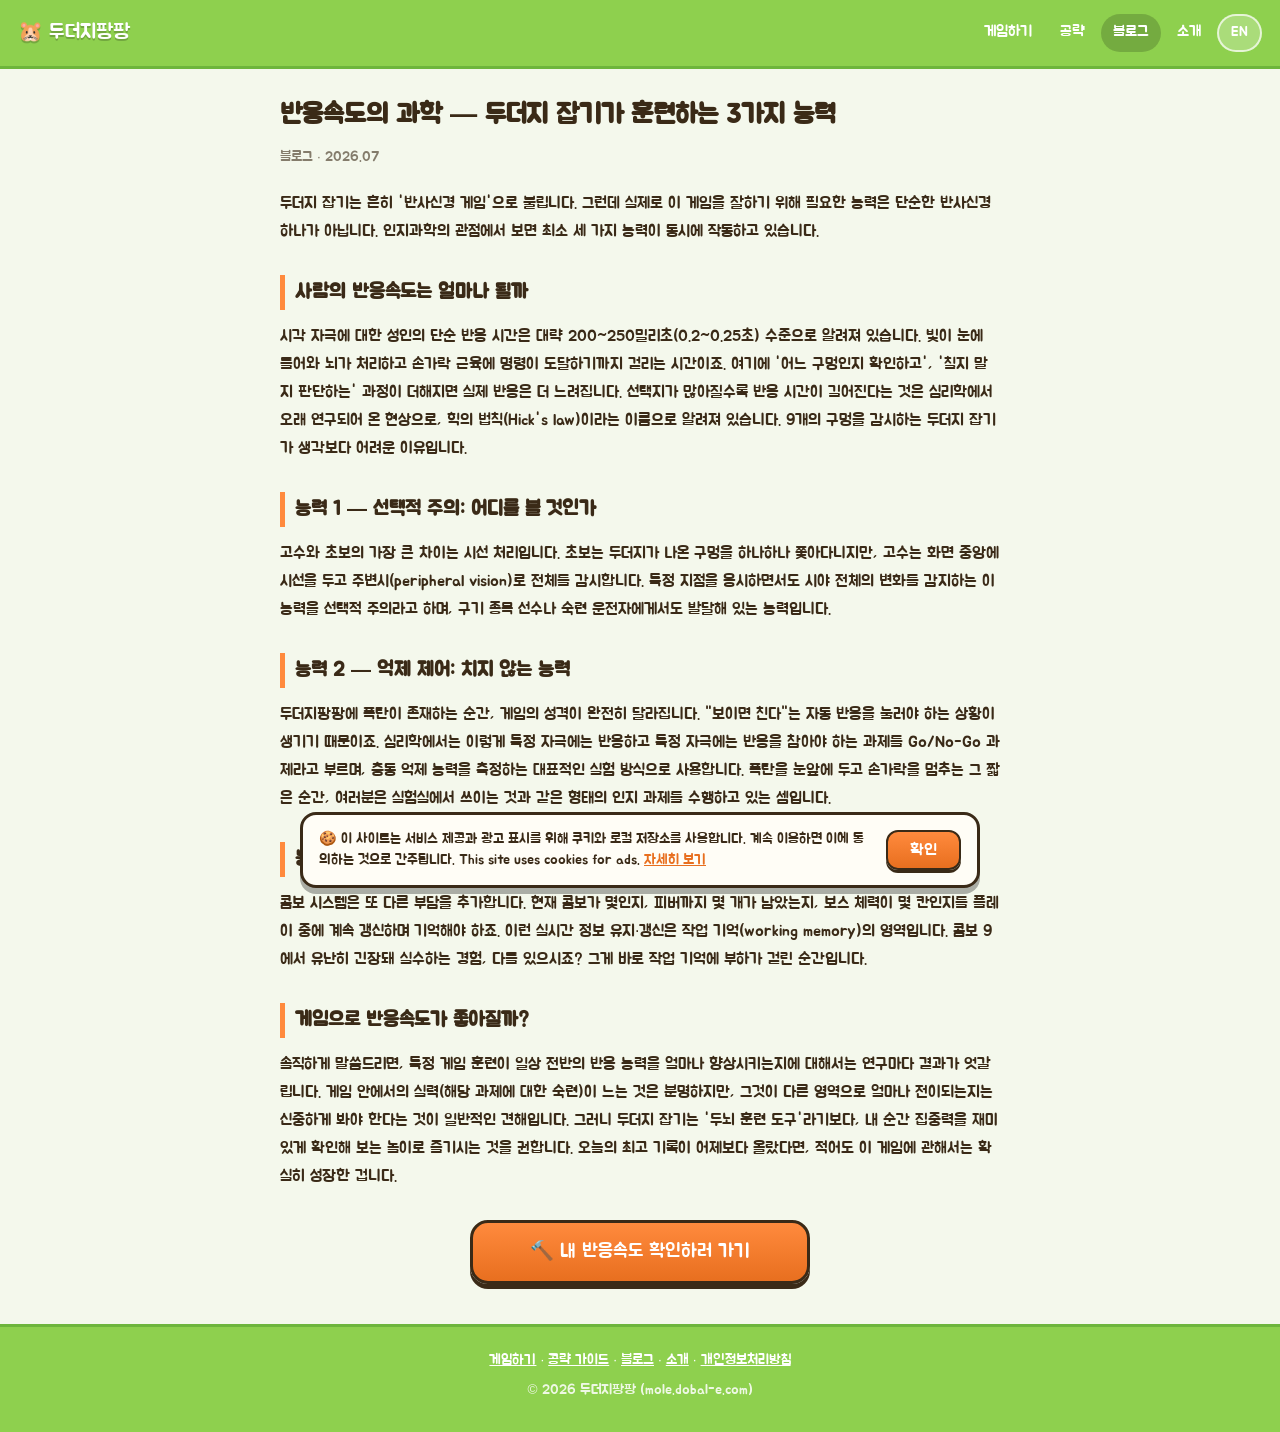
<file: blog-reaction.html>
<!DOCTYPE html>
<html lang="ko">
<head>
<meta charset="UTF-8">
<meta name="viewport" content="width=device-width, initial-scale=1.0">
<meta name="description" content="선택적 주의, 억제 제어, 작업 기억 — 두더지 잡기에 숨어 있는 인지과학.">
<meta name="theme-color" content="#8ED04E">
<title>반응속도의 과학 — 두더지 잡기가 훈련하는 3가지 능력 · 두더지팡팡</title>
<link rel="canonical" href="https://mole.dobal-e.com/blog-reaction.html">
<link rel="alternate" hreflang="ko" href="https://mole.dobal-e.com/blog-reaction.html">
<link rel="alternate" hreflang="en" href="https://mole.dobal-e.com/blog-reaction-en.html">
<link rel="alternate" hreflang="x-default" href="https://mole.dobal-e.com/blog-reaction.html">
<meta property="og:type" content="article">
<meta property="og:url" content="https://mole.dobal-e.com/blog-reaction.html">
<meta property="og:title" content="반응속도의 과학 — 두더지 잡기가 훈련하는 3가지 능력 · 두더지팡팡">
<meta property="og:description" content="선택적 주의, 억제 제어, 작업 기억 — 두더지 잡기에 숨어 있는 인지과학.">
<meta property="og:image" content="https://mole.dobal-e.com/og-image.png">
<link rel="icon" href="/icon.svg" type="image/svg+xml">
<link rel="preconnect" href="https://fonts.googleapis.com">
<link rel="preconnect" href="https://fonts.gstatic.com" crossorigin>
<link href="https://fonts.googleapis.com/css2?family=Jua&display=swap" rel="stylesheet">
<link rel="stylesheet" href="/site.css">
</head>
<body>
<header class="site-header">
  <a class="brand" href="/">🐹 두더지팡팡</a>
  <nav>
    <a href="/">게임하기</a>
    <a href="/guide.html">공략</a>
    <a href="/blog.html" class="active">블로그</a>
    <a href="/about.html">소개</a>
    <a href="/blog-reaction-en.html" class="lang-switch">EN</a>
  </nav>
</header>
<main class="article">

<h1>반응속도의 과학 — 두더지 잡기가 훈련하는 3가지 능력</h1>
<p class="meta">블로그 · 2026.07</p>

<p>두더지 잡기는 흔히 '반사신경 게임'으로 불립니다. 그런데 실제로 이 게임을 잘하기 위해 필요한 능력은 단순한 반사신경 하나가 아닙니다. 인지과학의 관점에서 보면 최소 세 가지 능력이 동시에 작동하고 있습니다.</p>

<h2>사람의 반응속도는 얼마나 될까</h2>
<p>시각 자극에 대한 성인의 단순 반응 시간은 대략 200~250밀리초(0.2~0.25초) 수준으로 알려져 있습니다. 빛이 눈에 들어와 뇌가 처리하고 손가락 근육에 명령이 도달하기까지 걸리는 시간이죠. 여기에 '어느 구멍인지 확인하고', '칠지 말지 판단하는' 과정이 더해지면 실제 반응은 더 느려집니다. 선택지가 많아질수록 반응 시간이 길어진다는 것은 심리학에서 오래 연구되어 온 현상으로, 힉의 법칙(Hick's law)이라는 이름으로 알려져 있습니다. 9개의 구멍을 감시하는 두더지 잡기가 생각보다 어려운 이유입니다.</p>

<h2>능력 1 — 선택적 주의: 어디를 볼 것인가</h2>
<p>고수와 초보의 가장 큰 차이는 시선 처리입니다. 초보는 두더지가 나온 구멍을 하나하나 쫓아다니지만, 고수는 화면 중앙에 시선을 두고 주변시(peripheral vision)로 전체를 감시합니다. 특정 지점을 응시하면서도 시야 전체의 변화를 감지하는 이 능력을 선택적 주의라고 하며, 구기 종목 선수나 숙련 운전자에게서도 발달해 있는 능력입니다.</p>

<h2>능력 2 — 억제 제어: 치지 않는 능력</h2>
<p>두더지팡팡에 폭탄이 존재하는 순간, 게임의 성격이 완전히 달라집니다. "보이면 친다"는 자동 반응을 눌러야 하는 상황이 생기기 때문이죠. 심리학에서는 이렇게 특정 자극에는 반응하고 특정 자극에는 반응을 참아야 하는 과제를 Go/No-Go 과제라고 부르며, 충동 억제 능력을 측정하는 대표적인 실험 방식으로 사용합니다. 폭탄을 눈앞에 두고 손가락을 멈추는 그 짧은 순간, 여러분은 실험실에서 쓰이는 것과 같은 형태의 인지 과제를 수행하고 있는 셈입니다.</p>

<h2>능력 3 — 작업 기억: 흐름을 읽는 능력</h2>
<p>콤보 시스템은 또 다른 부담을 추가합니다. 현재 콤보가 몇인지, 피버까지 몇 개가 남았는지, 보스 체력이 몇 칸인지를 플레이 중에 계속 갱신하며 기억해야 하죠. 이런 실시간 정보 유지·갱신은 작업 기억(working memory)의 영역입니다. 콤보 9에서 유난히 긴장돼 실수하는 경험, 다들 있으시죠? 그게 바로 작업 기억에 부하가 걸린 순간입니다.</p>

<h2>게임으로 반응속도가 좋아질까?</h2>
<p>솔직하게 말씀드리면, 특정 게임 훈련이 일상 전반의 반응 능력을 얼마나 향상시키는지에 대해서는 연구마다 결과가 엇갈립니다. 게임 안에서의 실력(해당 과제에 대한 숙련)이 느는 것은 분명하지만, 그것이 다른 영역으로 얼마나 전이되는지는 신중하게 봐야 한다는 것이 일반적인 견해입니다. 그러니 두더지 잡기는 '두뇌 훈련 도구'라기보다, 내 순간 집중력을 재미있게 확인해 보는 놀이로 즐기시는 것을 권합니다. 오늘의 최고 기록이 어제보다 올랐다면, 적어도 이 게임에 관해서는 확실히 성장한 겁니다.</p>

<a class="play-cta" href="/">🔨 내 반응속도 확인하러 가기</a>

</main>
<footer class="site-footer">
  <p><a href="/">게임하기</a> · <a href="/guide.html">공략 가이드</a> · <a href="/blog.html">블로그</a> · <a href="/about.html">소개</a> · <a href="/privacy.html">개인정보처리방침</a></p>
  <p class="copy">© 2026 두더지팡팡 (mole.dobal-e.com)</p>
</footer>
<script src="/consent.js" defer></script>
</body>
</html>
</file>
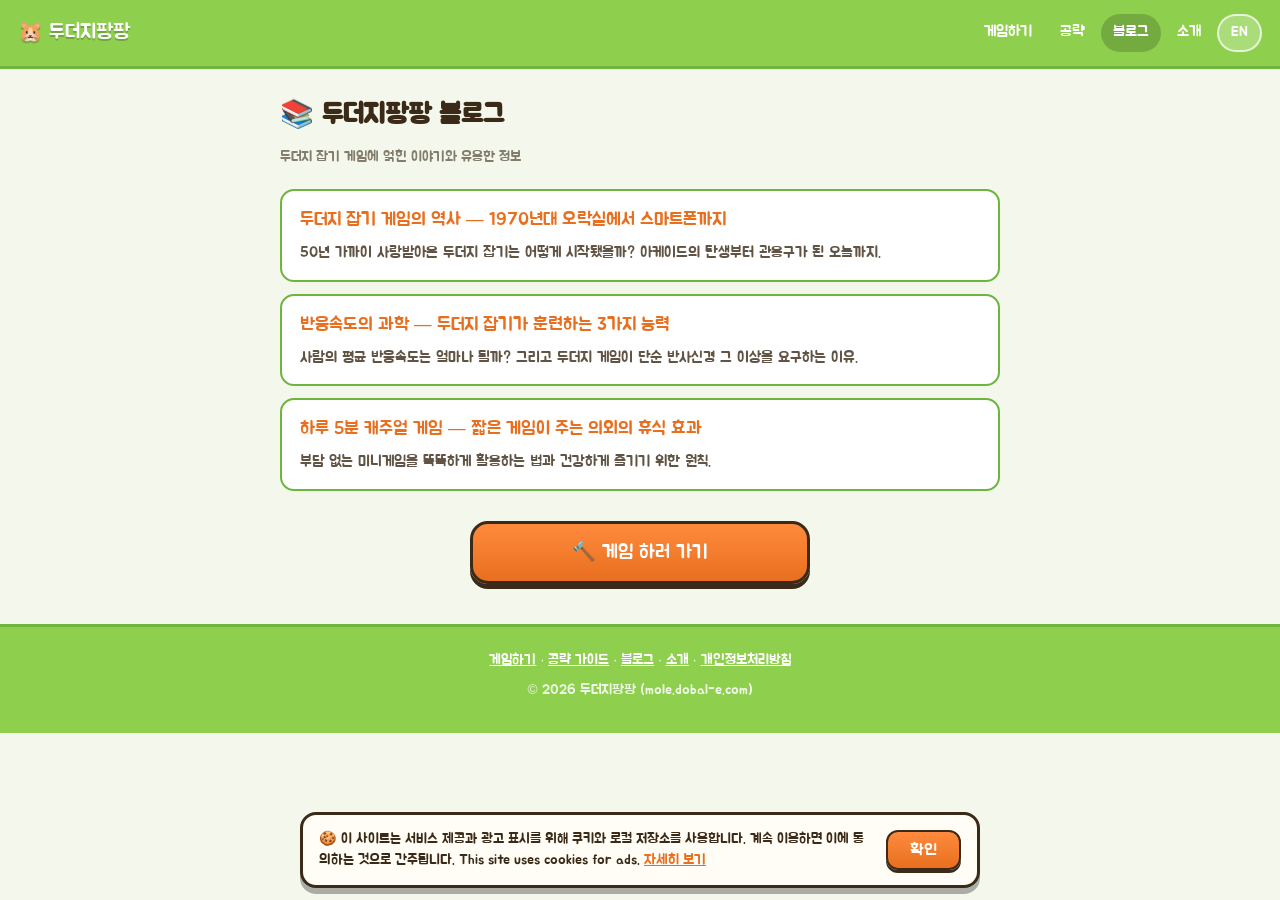
<file: blog.html>
<!DOCTYPE html>
<html lang="ko">
<head>
<meta charset="UTF-8">
<meta name="viewport" content="width=device-width, initial-scale=1.0">
<meta name="description" content="두더지 잡기 게임의 역사, 반응속도의 과학, 캐주얼 게임 활용법 등 재미있는 읽을거리.">
<meta name="theme-color" content="#8ED04E">
<title>블로그 · 두더지팡팡</title>
<link rel="canonical" href="https://mole.dobal-e.com/blog.html">
<link rel="alternate" hreflang="ko" href="https://mole.dobal-e.com/blog.html">
<link rel="alternate" hreflang="en" href="https://mole.dobal-e.com/blog-en.html">
<link rel="alternate" hreflang="x-default" href="https://mole.dobal-e.com/blog.html">
<meta property="og:type" content="article">
<meta property="og:url" content="https://mole.dobal-e.com/blog.html">
<meta property="og:title" content="블로그 · 두더지팡팡">
<meta property="og:description" content="두더지 잡기 게임의 역사, 반응속도의 과학, 캐주얼 게임 활용법 등 재미있는 읽을거리.">
<meta property="og:image" content="https://mole.dobal-e.com/og-image.png">
<link rel="icon" href="/icon.svg" type="image/svg+xml">
<link rel="preconnect" href="https://fonts.googleapis.com">
<link rel="preconnect" href="https://fonts.gstatic.com" crossorigin>
<link href="https://fonts.googleapis.com/css2?family=Jua&display=swap" rel="stylesheet">
<link rel="stylesheet" href="/site.css">
</head>
<body>
<header class="site-header">
  <a class="brand" href="/">🐹 두더지팡팡</a>
  <nav>
    <a href="/">게임하기</a>
    <a href="/guide.html">공략</a>
    <a href="/blog.html" class="active">블로그</a>
    <a href="/about.html">소개</a>
    <a href="/blog-en.html" class="lang-switch">EN</a>
  </nav>
</header>
<main class="article">

<h1>📚 두더지팡팡 블로그</h1>
<p class="meta">두더지 잡기 게임에 얽힌 이야기와 유용한 정보</p>
<ul class="post-list">
<li><a href="/blog-history.html">두더지 잡기 게임의 역사 — 1970년대 오락실에서 스마트폰까지</a>
<p>50년 가까이 사랑받아온 두더지 잡기는 어떻게 시작됐을까? 아케이드의 탄생부터 관용구가 된 오늘까지.</p></li>
<li><a href="/blog-reaction.html">반응속도의 과학 — 두더지 잡기가 훈련하는 3가지 능력</a>
<p>사람의 평균 반응속도는 얼마나 될까? 그리고 두더지 게임이 단순 반사신경 그 이상을 요구하는 이유.</p></li>
<li><a href="/blog-brain.html">하루 5분 캐주얼 게임 — 짧은 게임이 주는 의외의 휴식 효과</a>
<p>부담 없는 미니게임을 똑똑하게 활용하는 법과 건강하게 즐기기 위한 원칙.</p></li>
</ul>
<a class="play-cta" href="/">🔨 게임 하러 가기</a>
</main>
<footer class="site-footer">
  <p><a href="/">게임하기</a> · <a href="/guide.html">공략 가이드</a> · <a href="/blog.html">블로그</a> · <a href="/about.html">소개</a> · <a href="/privacy.html">개인정보처리방침</a></p>
  <p class="copy">© 2026 두더지팡팡 (mole.dobal-e.com)</p>
</footer>
<script src="/consent.js" defer></script>
</body>
</html>
</file>
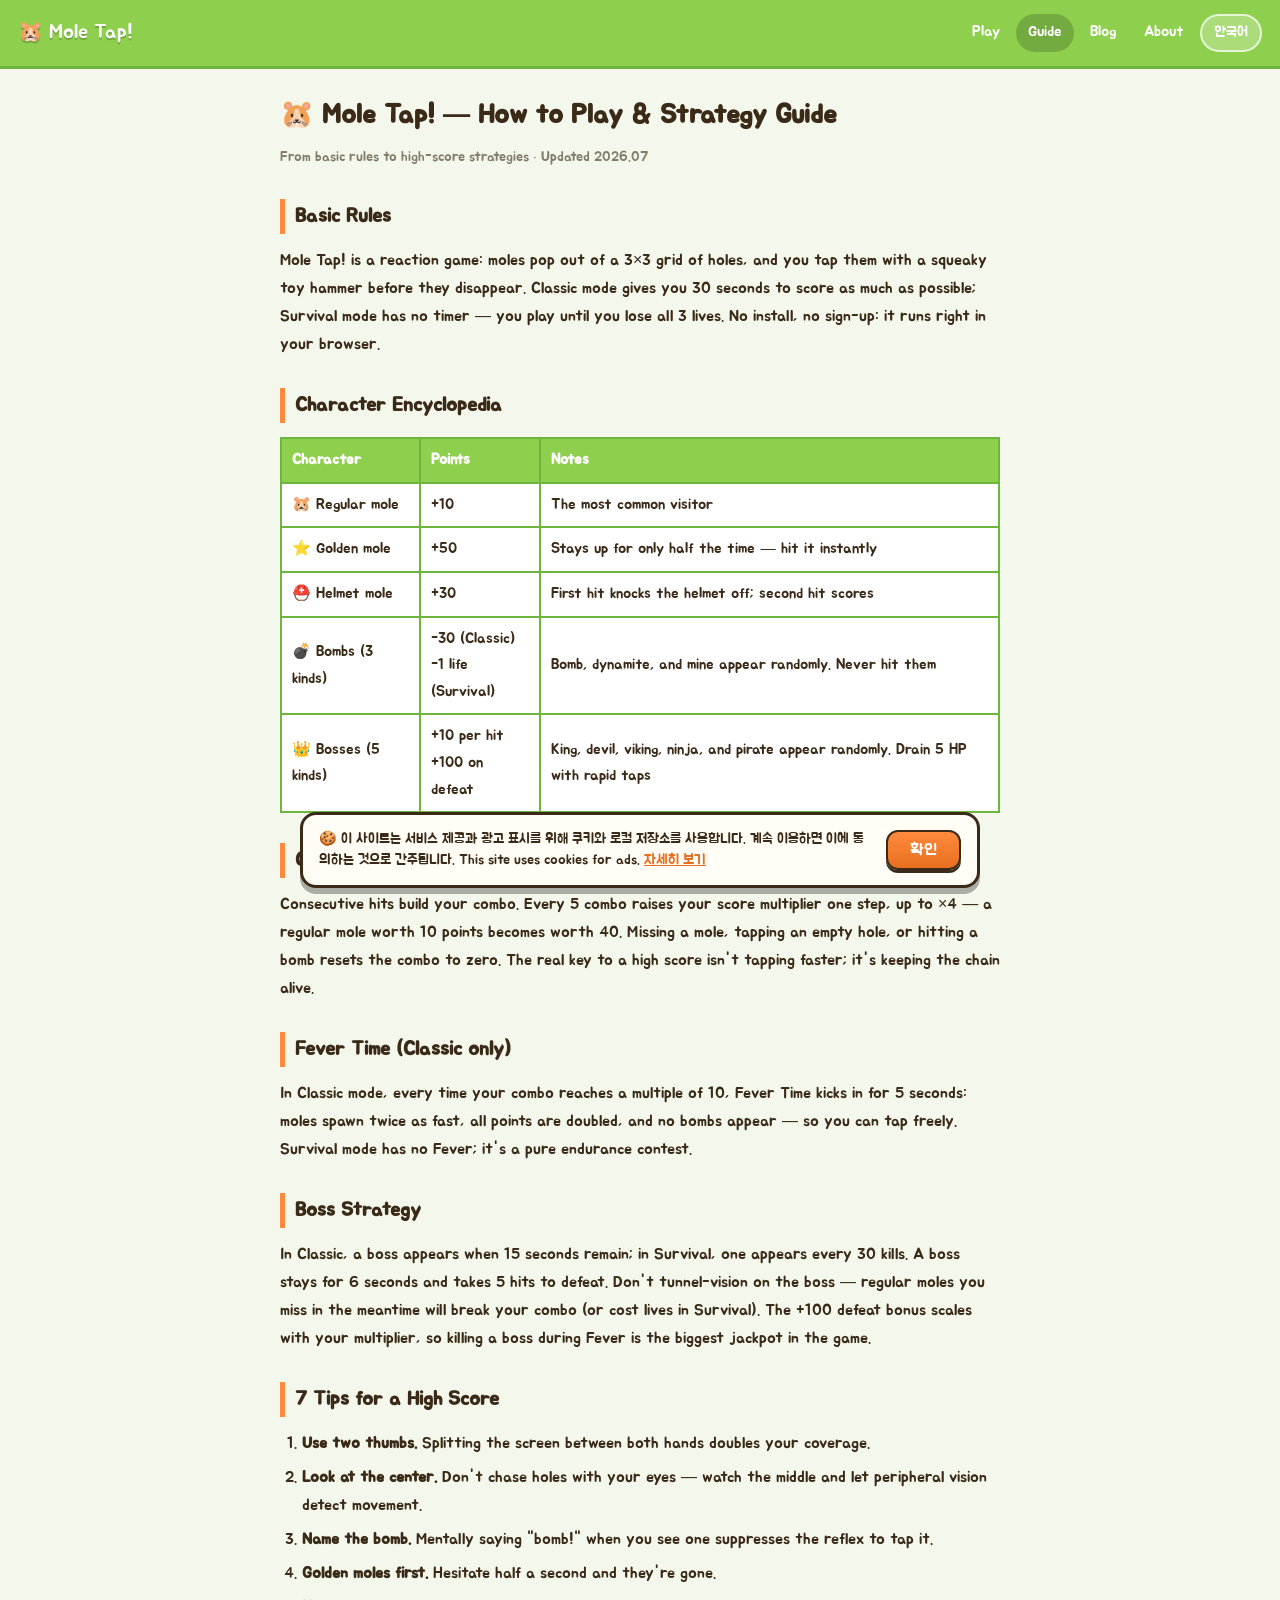
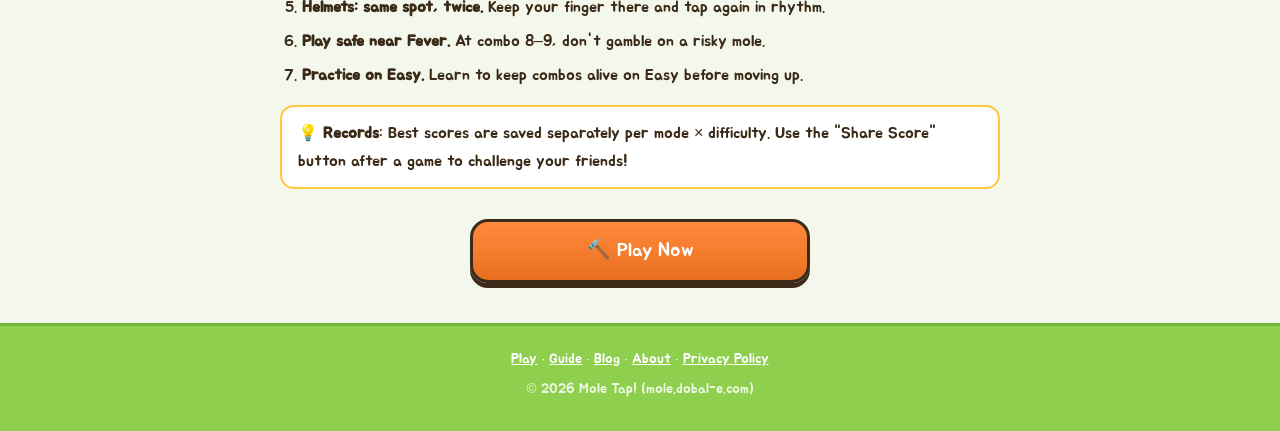
<file: guide-en.html>
<!DOCTYPE html>
<html lang="en">
<head>
<meta charset="UTF-8">
<meta name="viewport" content="width=device-width, initial-scale=1.0">
<meta name="description" content="Mole Tap! rules, character encyclopedia, combo/fever/boss strategy, and 7 tips for a high score.">
<meta name="theme-color" content="#8ED04E">
<title>How to Play & Strategy Guide · Mole Tap!</title>
<link rel="canonical" href="https://mole.dobal-e.com/guide-en.html">
<link rel="alternate" hreflang="ko" href="https://mole.dobal-e.com/guide.html">
<link rel="alternate" hreflang="en" href="https://mole.dobal-e.com/guide-en.html">
<link rel="alternate" hreflang="x-default" href="https://mole.dobal-e.com/guide.html">
<meta property="og:type" content="article">
<meta property="og:url" content="https://mole.dobal-e.com/guide-en.html">
<meta property="og:title" content="How to Play & Strategy Guide · Mole Tap!">
<meta property="og:description" content="Mole Tap! rules, character encyclopedia, combo/fever/boss strategy, and 7 tips for a high score.">
<meta property="og:image" content="https://mole.dobal-e.com/og-image.png">
<link rel="icon" href="/icon.svg" type="image/svg+xml">
<link rel="preconnect" href="https://fonts.googleapis.com">
<link rel="preconnect" href="https://fonts.gstatic.com" crossorigin>
<link href="https://fonts.googleapis.com/css2?family=Jua&display=swap" rel="stylesheet">
<link rel="stylesheet" href="/site.css">
</head>
<body>
<header class="site-header">
  <a class="brand" href="/">🐹 Mole Tap!</a>
  <nav>
    <a href="/">Play</a>
    <a href="/guide-en.html" class="active">Guide</a>
    <a href="/blog-en.html">Blog</a>
    <a href="/about-en.html">About</a>
    <a href="/guide.html" class="lang-switch">한국어</a>
  </nav>
</header>
<main class="article">

<h1>🐹 Mole Tap! — How to Play &amp; Strategy Guide</h1>
<p class="meta">From basic rules to high-score strategies · Updated 2026.07</p>
<h2>Basic Rules</h2>
<p>Mole Tap! is a reaction game: moles pop out of a 3×3 grid of holes, and you tap them with a squeaky toy hammer before they disappear. Classic mode gives you 30 seconds to score as much as possible; Survival mode has no timer — you play until you lose all 3 lives. No install, no sign-up: it runs right in your browser.</p>
<h2>Character Encyclopedia</h2>
<table>
<tr><th>Character</th><th>Points</th><th>Notes</th></tr>
<tr><td>🐹 Regular mole</td><td>+10</td><td>The most common visitor</td></tr>
<tr><td>⭐ Golden mole</td><td>+50</td><td>Stays up for only half the time — hit it instantly</td></tr>
<tr><td>⛑️ Helmet mole</td><td>+30</td><td>First hit knocks the helmet off; second hit scores</td></tr>
<tr><td>💣 Bombs (3 kinds)</td><td>-30 (Classic)<br>-1 life (Survival)</td><td>Bomb, dynamite, and mine appear randomly. Never hit them</td></tr>
<tr><td>👑 Bosses (5 kinds)</td><td>+10 per hit<br>+100 on defeat</td><td>King, devil, viking, ninja, and pirate appear randomly. Drain 5 HP with rapid taps</td></tr>
</table>
<h2>Combo &amp; Multiplier</h2>
<p>Consecutive hits build your combo. Every 5 combo raises your score multiplier one step, up to ×4 — a regular mole worth 10 points becomes worth 40. Missing a mole, tapping an empty hole, or hitting a bomb resets the combo to zero. The real key to a high score isn't tapping faster; it's keeping the chain alive.</p>
<h2>Fever Time (Classic only)</h2>
<p>In Classic mode, every time your combo reaches a multiple of 10, Fever Time kicks in for 5 seconds: moles spawn twice as fast, all points are doubled, and no bombs appear — so you can tap freely. Survival mode has no Fever; it's a pure endurance contest.</p>
<h2>Boss Strategy</h2>
<p>In Classic, a boss appears when 15 seconds remain; in Survival, one appears every 30 kills. A boss stays for 6 seconds and takes 5 hits to defeat. Don't tunnel-vision on the boss — regular moles you miss in the meantime will break your combo (or cost lives in Survival). The +100 defeat bonus scales with your multiplier, so killing a boss during Fever is the biggest jackpot in the game.</p>
<h2>7 Tips for a High Score</h2>
<ol>
<li><b>Use two thumbs.</b> Splitting the screen between both hands doubles your coverage.</li>
<li><b>Look at the center.</b> Don't chase holes with your eyes — watch the middle and let peripheral vision detect movement.</li>
<li><b>Name the bomb.</b> Mentally saying "bomb!" when you see one suppresses the reflex to tap it.</li>
<li><b>Golden moles first.</b> Hesitate half a second and they're gone.</li>
<li><b>Helmets: same spot, twice.</b> Keep your finger there and tap again in rhythm.</li>
<li><b>Play safe near Fever.</b> At combo 8–9, don't gamble on a risky mole.</li>
<li><b>Practice on Easy.</b> Learn to keep combos alive on Easy before moving up.</li>
</ol>
<div class="tip">💡 <b>Records</b>: Best scores are saved separately per mode × difficulty. Use the "Share Score" button after a game to challenge your friends!</div>
<a class="play-cta" href="/">🔨 Play Now</a>
</main>
<footer class="site-footer">
  <p><a href="/">Play</a> · <a href="/guide-en.html">Guide</a> · <a href="/blog-en.html">Blog</a> · <a href="/about-en.html">About</a> · <a href="/privacy-en.html">Privacy Policy</a></p>
  <p class="copy">© 2026 Mole Tap! (mole.dobal-e.com)</p>
</footer>
<script src="/consent.js" defer></script>
</body>
</html>
</file>
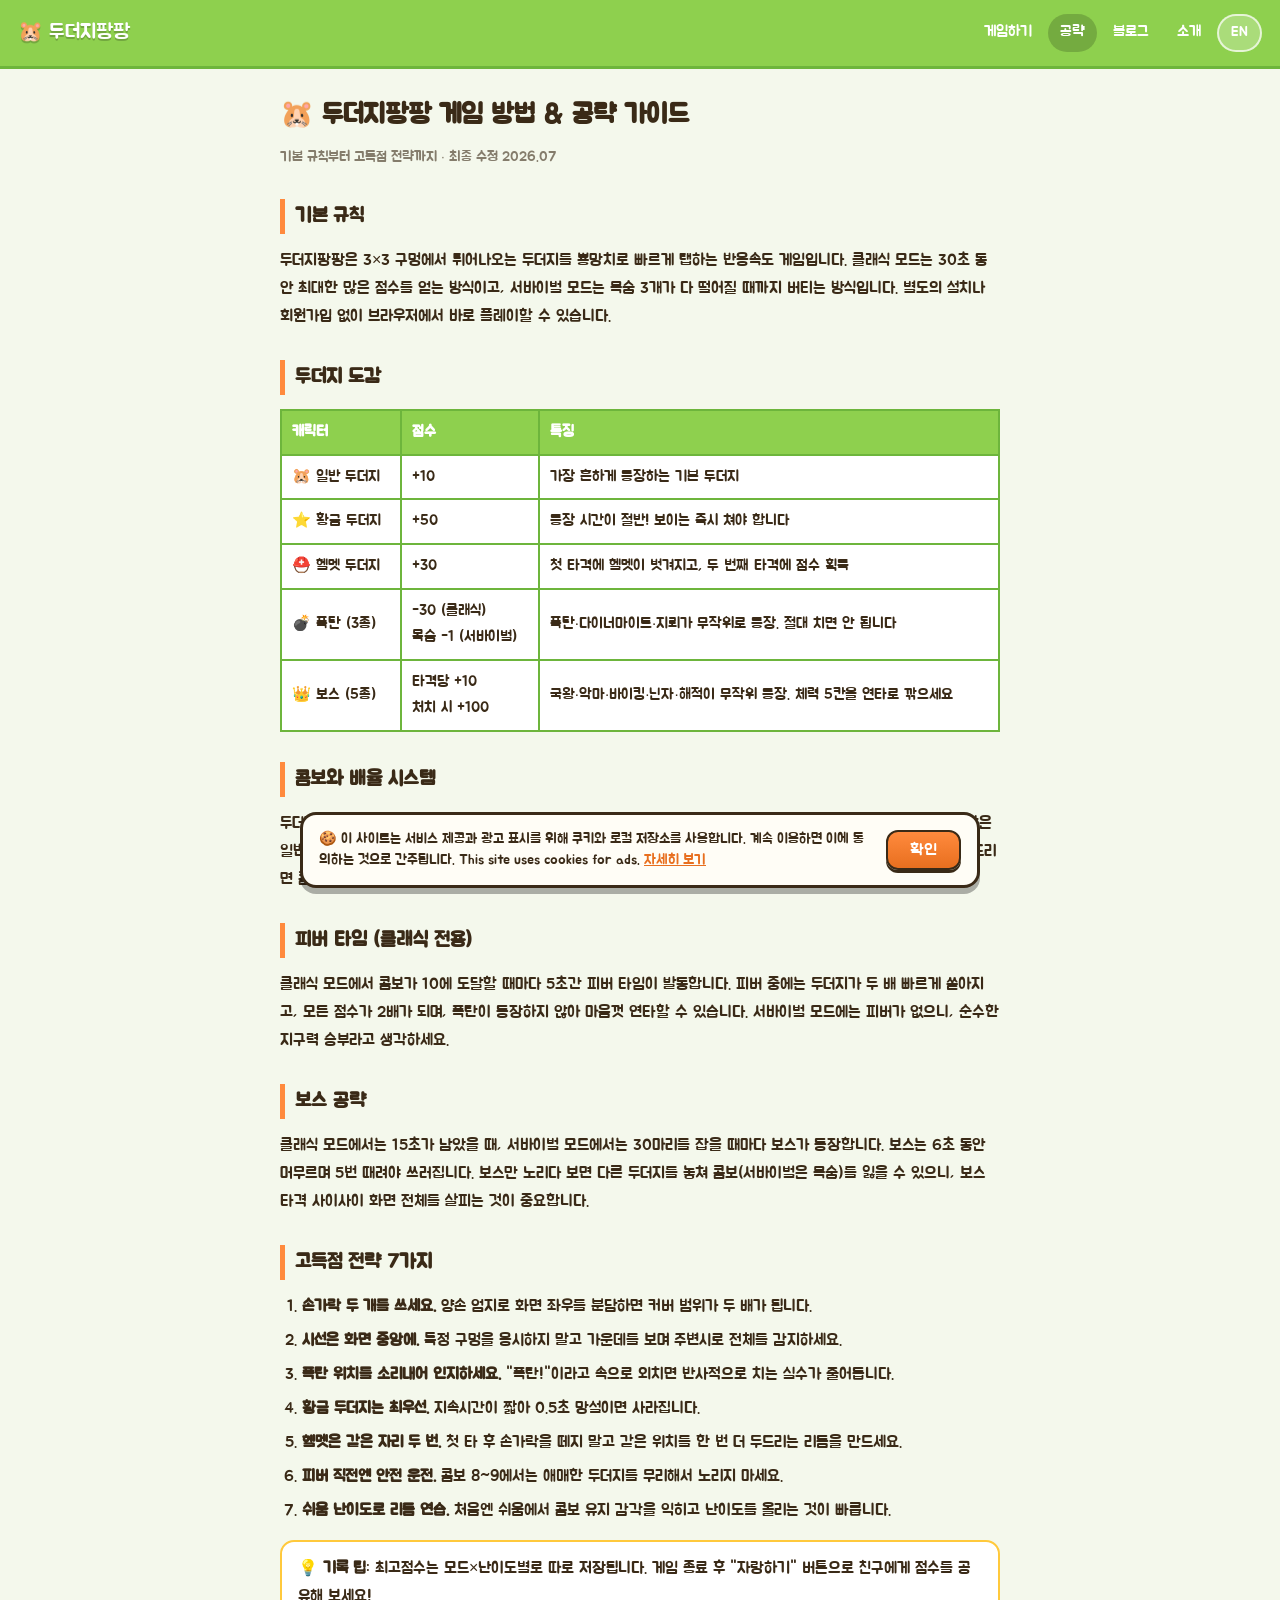
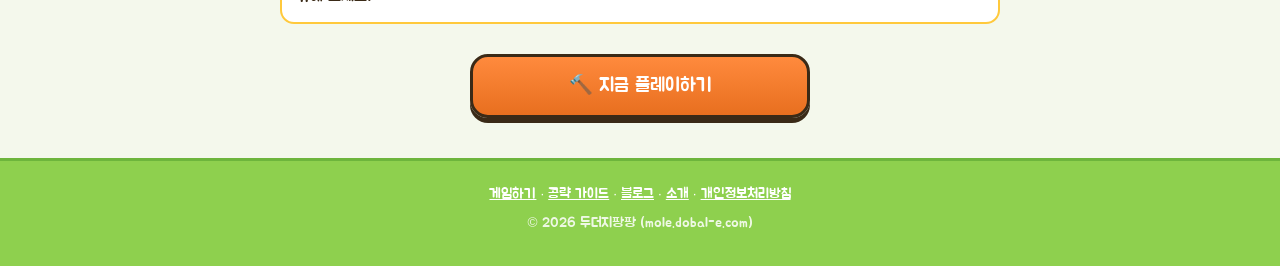
<file: guide.html>
<!DOCTYPE html>
<html lang="ko">
<head>
<meta charset="UTF-8">
<meta name="viewport" content="width=device-width, initial-scale=1.0">
<meta name="description" content="두더지팡팡 기본 규칙, 두더지 도감, 콤보·피버·보스 공략과 고득점 전략 7가지.">
<meta name="theme-color" content="#8ED04E">
<title>게임 방법 & 공략 가이드 · 두더지팡팡</title>
<link rel="canonical" href="https://mole.dobal-e.com/guide.html">
<link rel="alternate" hreflang="ko" href="https://mole.dobal-e.com/guide.html">
<link rel="alternate" hreflang="en" href="https://mole.dobal-e.com/guide-en.html">
<link rel="alternate" hreflang="x-default" href="https://mole.dobal-e.com/guide.html">
<meta property="og:type" content="article">
<meta property="og:url" content="https://mole.dobal-e.com/guide.html">
<meta property="og:title" content="게임 방법 & 공략 가이드 · 두더지팡팡">
<meta property="og:description" content="두더지팡팡 기본 규칙, 두더지 도감, 콤보·피버·보스 공략과 고득점 전략 7가지.">
<meta property="og:image" content="https://mole.dobal-e.com/og-image.png">
<link rel="icon" href="/icon.svg" type="image/svg+xml">
<link rel="preconnect" href="https://fonts.googleapis.com">
<link rel="preconnect" href="https://fonts.gstatic.com" crossorigin>
<link href="https://fonts.googleapis.com/css2?family=Jua&display=swap" rel="stylesheet">
<link rel="stylesheet" href="/site.css">
</head>
<body>
<header class="site-header">
  <a class="brand" href="/">🐹 두더지팡팡</a>
  <nav>
    <a href="/">게임하기</a>
    <a href="/guide.html" class="active">공략</a>
    <a href="/blog.html">블로그</a>
    <a href="/about.html">소개</a>
    <a href="/guide-en.html" class="lang-switch">EN</a>
  </nav>
</header>
<main class="article">

<h1>🐹 두더지팡팡 게임 방법 &amp; 공략 가이드</h1>
<p class="meta">기본 규칙부터 고득점 전략까지 · 최종 수정 2026.07</p>
<h2>기본 규칙</h2>
<p>두더지팡팡은 3×3 구멍에서 튀어나오는 두더지를 뿅망치로 빠르게 탭하는 반응속도 게임입니다. 클래식 모드는 30초 동안 최대한 많은 점수를 얻는 방식이고, 서바이벌 모드는 목숨 3개가 다 떨어질 때까지 버티는 방식입니다. 별도의 설치나 회원가입 없이 브라우저에서 바로 플레이할 수 있습니다.</p>
<h2>두더지 도감</h2>
<table>
<tr><th>캐릭터</th><th>점수</th><th>특징</th></tr>
<tr><td>🐹 일반 두더지</td><td>+10</td><td>가장 흔하게 등장하는 기본 두더지</td></tr>
<tr><td>⭐ 황금 두더지</td><td>+50</td><td>등장 시간이 절반! 보이는 즉시 쳐야 합니다</td></tr>
<tr><td>⛑️ 헬멧 두더지</td><td>+30</td><td>첫 타격에 헬멧이 벗겨지고, 두 번째 타격에 점수 획득</td></tr>
<tr><td>💣 폭탄 (3종)</td><td>-30 (클래식)<br>목숨 -1 (서바이벌)</td><td>폭탄·다이너마이트·지뢰가 무작위로 등장. 절대 치면 안 됩니다</td></tr>
<tr><td>👑 보스 (5종)</td><td>타격당 +10<br>처치 시 +100</td><td>국왕·악마·바이킹·닌자·해적이 무작위 등장. 체력 5칸을 연타로 깎으세요</td></tr>
</table>
<h2>콤보와 배율 시스템</h2>
<p>두더지를 연속으로 명중시키면 콤보가 쌓입니다. 콤보 5마다 점수 배율이 한 단계씩 올라 최대 4배까지 커집니다. 즉 같은 일반 두더지도 콤보가 높으면 10점이 아니라 40점이 되는 거죠. 대신 두더지를 놓치거나, 빈 구멍을 치거나, 폭탄을 건드리면 콤보가 0으로 돌아갑니다. 고득점의 핵심은 "빨리 치기"보다 "콤보를 끊기지 않게 유지하기"입니다.</p>
<h2>피버 타임 (클래식 전용)</h2>
<p>클래식 모드에서 콤보가 10에 도달할 때마다 5초간 피버 타임이 발동합니다. 피버 중에는 두더지가 두 배 빠르게 쏟아지고, 모든 점수가 2배가 되며, 폭탄이 등장하지 않아 마음껏 연타할 수 있습니다. 서바이벌 모드에는 피버가 없으니, 순수한 지구력 승부라고 생각하세요.</p>
<h2>보스 공략</h2>
<p>클래식 모드에서는 15초가 남았을 때, 서바이벌 모드에서는 30마리를 잡을 때마다 보스가 등장합니다. 보스는 6초 동안 머무르며 5번 때려야 쓰러집니다. 보스만 노리다 보면 다른 두더지를 놓쳐 콤보(서바이벌은 목숨)를 잃을 수 있으니, 보스 타격 사이사이 화면 전체를 살피는 것이 중요합니다.</p>
<h2>고득점 전략 7가지</h2>
<ol>
<li><b>손가락 두 개를 쓰세요.</b> 양손 엄지로 화면 좌우를 분담하면 커버 범위가 두 배가 됩니다.</li>
<li><b>시선은 화면 중앙에.</b> 특정 구멍을 응시하지 말고 가운데를 보며 주변시로 전체를 감지하세요.</li>
<li><b>폭탄 위치를 소리내어 인지하세요.</b> "폭탄!"이라고 속으로 외치면 반사적으로 치는 실수가 줄어듭니다.</li>
<li><b>황금 두더지는 최우선.</b> 지속시간이 짧아 0.5초 망설이면 사라집니다.</li>
<li><b>헬멧은 같은 자리 두 번.</b> 첫 타 후 손가락을 떼지 말고 같은 위치를 한 번 더 두드리는 리듬을 만드세요.</li>
<li><b>피버 직전엔 안전 운전.</b> 콤보 8~9에서는 애매한 두더지를 무리해서 노리지 마세요.</li>
<li><b>쉬움 난이도로 리듬 연습.</b> 처음엔 쉬움에서 콤보 유지 감각을 익히고 난이도를 올리는 것이 빠릅니다.</li>
</ol>
<div class="tip">💡 <b>기록 팁</b>: 최고점수는 모드×난이도별로 따로 저장됩니다. 게임 종료 후 "자랑하기" 버튼으로 친구에게 점수를 공유해 보세요!</div>
<a class="play-cta" href="/">🔨 지금 플레이하기</a>
</main>
<footer class="site-footer">
  <p><a href="/">게임하기</a> · <a href="/guide.html">공략 가이드</a> · <a href="/blog.html">블로그</a> · <a href="/about.html">소개</a> · <a href="/privacy.html">개인정보처리방침</a></p>
  <p class="copy">© 2026 두더지팡팡 (mole.dobal-e.com)</p>
</footer>
<script src="/consent.js" defer></script>
</body>
</html>
</file>
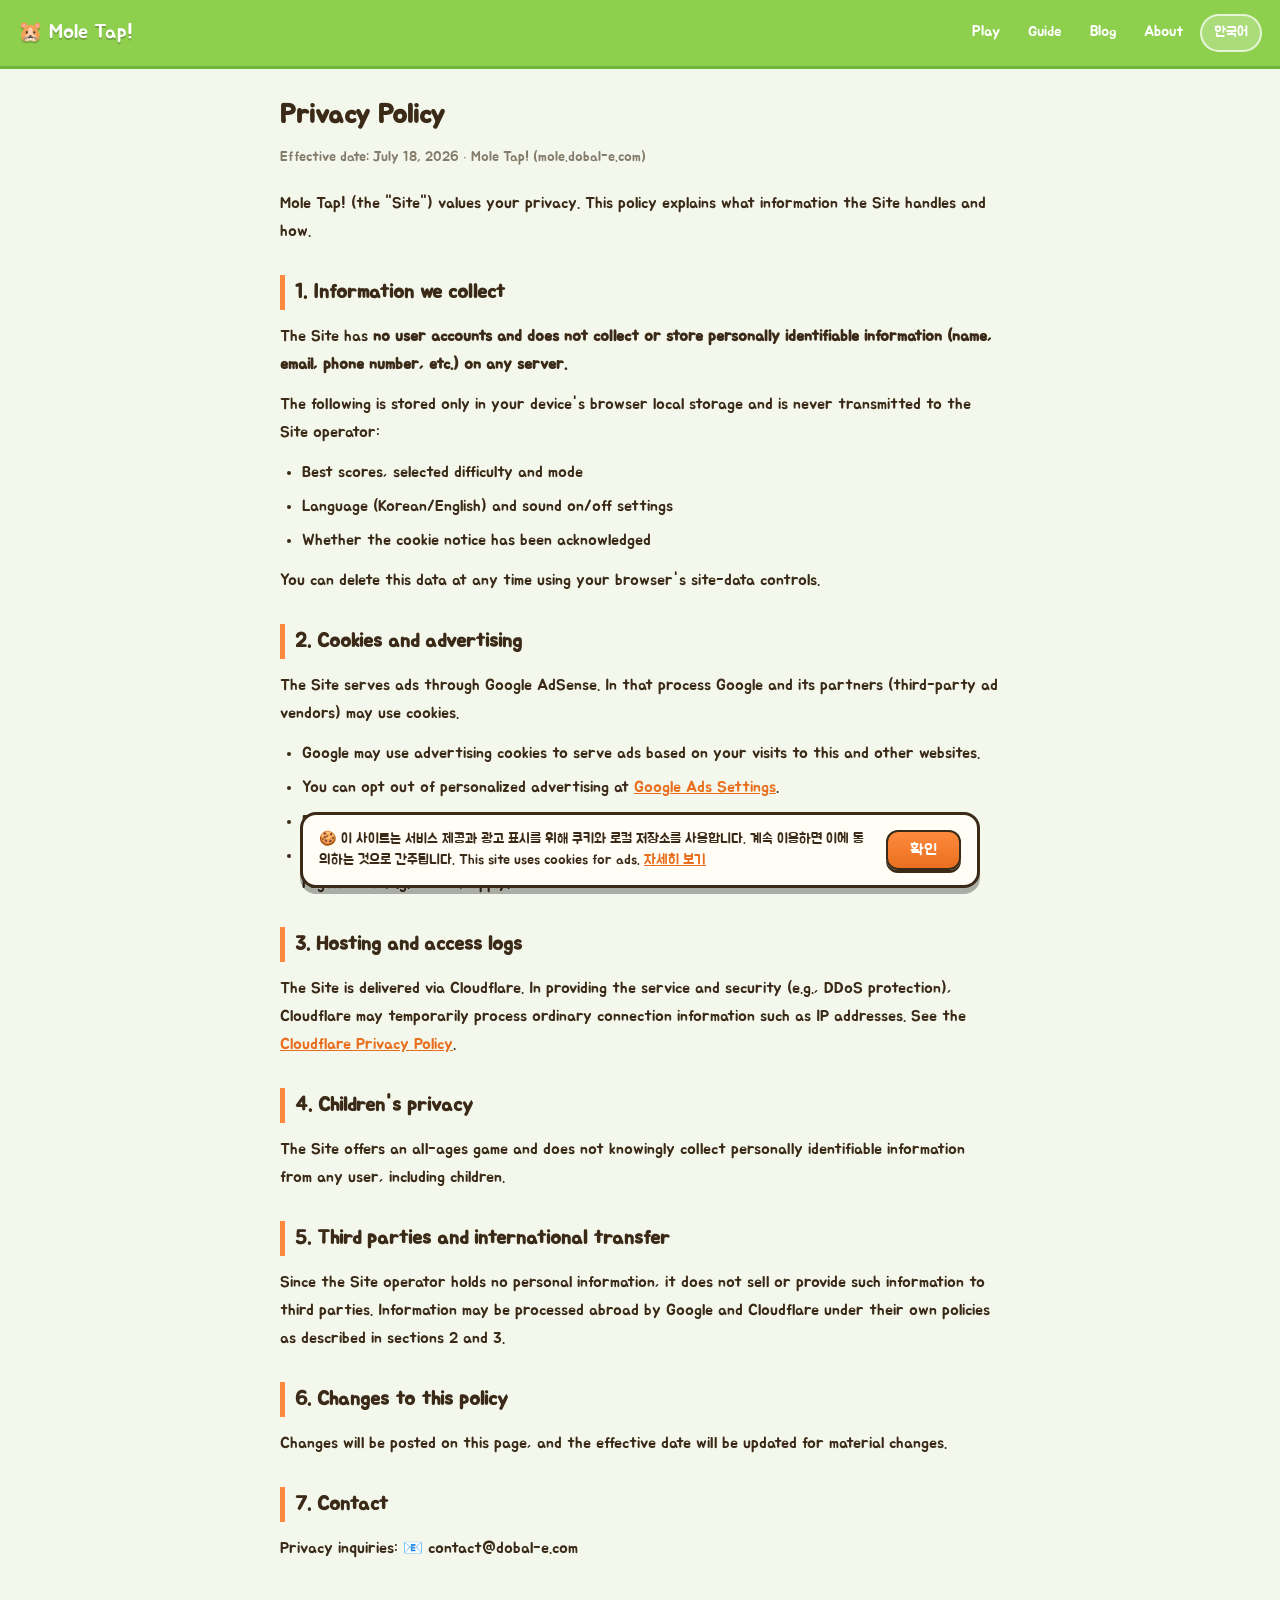
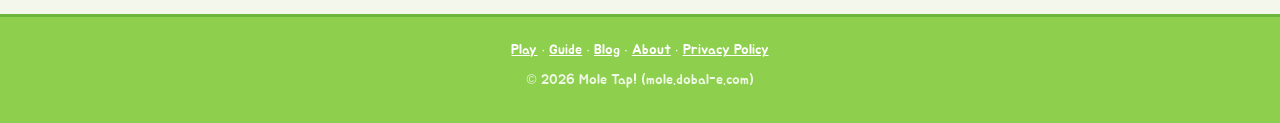
<file: privacy-en.html>
<!DOCTYPE html>
<html lang="en">
<head>
<meta charset="UTF-8">
<meta name="viewport" content="width=device-width, initial-scale=1.0">
<meta name="description" content="Mole Tap! privacy policy: no personal data collected on our servers; details on local storage, cookies, Google AdSense, and hosting.">
<meta name="theme-color" content="#8ED04E">
<title>Privacy Policy · Mole Tap!</title>
<link rel="canonical" href="https://mole.dobal-e.com/privacy-en.html">
<link rel="alternate" hreflang="ko" href="https://mole.dobal-e.com/privacy.html">
<link rel="alternate" hreflang="en" href="https://mole.dobal-e.com/privacy-en.html">
<link rel="alternate" hreflang="x-default" href="https://mole.dobal-e.com/privacy.html">
<meta property="og:type" content="article">
<meta property="og:url" content="https://mole.dobal-e.com/privacy-en.html">
<meta property="og:title" content="Privacy Policy · Mole Tap!">
<meta property="og:description" content="Mole Tap! privacy policy: no personal data collected on our servers; details on local storage, cookies, Google AdSense, and hosting.">
<meta property="og:image" content="https://mole.dobal-e.com/og-image.png">
<link rel="icon" href="/icon.svg" type="image/svg+xml">
<link rel="preconnect" href="https://fonts.googleapis.com">
<link rel="preconnect" href="https://fonts.gstatic.com" crossorigin>
<link href="https://fonts.googleapis.com/css2?family=Jua&display=swap" rel="stylesheet">
<link rel="stylesheet" href="/site.css">
</head>
<body>
<header class="site-header">
  <a class="brand" href="/">🐹 Mole Tap!</a>
  <nav>
    <a href="/">Play</a>
    <a href="/guide-en.html">Guide</a>
    <a href="/blog-en.html">Blog</a>
    <a href="/about-en.html">About</a>
    <a href="/privacy.html" class="lang-switch">한국어</a>
  </nav>
</header>
<main class="article">

<h1>Privacy Policy</h1>
<p class="meta">Effective date: July 18, 2026 · Mole Tap! (mole.dobal-e.com)</p>
<p>Mole Tap! (the "Site") values your privacy. This policy explains what information the Site handles and how.</p>
<h2>1. Information we collect</h2>
<p>The Site has <b>no user accounts and does not collect or store personally identifiable information (name, email, phone number, etc.) on any server.</b></p>
<p>The following is stored only in your device's browser local storage and is never transmitted to the Site operator:</p>
<ul>
<li>Best scores, selected difficulty and mode</li>
<li>Language (Korean/English) and sound on/off settings</li>
<li>Whether the cookie notice has been acknowledged</li>
</ul>
<p>You can delete this data at any time using your browser's site-data controls.</p>
<h2>2. Cookies and advertising</h2>
<p>The Site serves ads through Google AdSense. In that process Google and its partners (third-party ad vendors) may use cookies.</p>
<ul>
<li>Google may use advertising cookies to serve ads based on your visits to this and other websites.</li>
<li>You can opt out of personalized advertising at <a href="https://adssettings.google.com" target="_blank" rel="noopener">Google Ads Settings</a>.</li>
<li>For details on Google's use of advertising data, see <a href="https://policies.google.com/technologies/ads" target="_blank" rel="noopener">Google's advertising policies</a>.</li>
<li>For users in regions requiring consent (EEA, UK, etc.), consent procedures under applicable regulations (e.g., GDPR) apply.</li>
</ul>
<h2>3. Hosting and access logs</h2>
<p>The Site is delivered via Cloudflare. In providing the service and security (e.g., DDoS protection), Cloudflare may temporarily process ordinary connection information such as IP addresses. See the <a href="https://www.cloudflare.com/privacypolicy/" target="_blank" rel="noopener">Cloudflare Privacy Policy</a>.</p>
<h2>4. Children's privacy</h2>
<p>The Site offers an all-ages game and does not knowingly collect personally identifiable information from any user, including children.</p>
<h2>5. Third parties and international transfer</h2>
<p>Since the Site operator holds no personal information, it does not sell or provide such information to third parties. Information may be processed abroad by Google and Cloudflare under their own policies as described in sections 2 and 3.</p>
<h2>6. Changes to this policy</h2>
<p>Changes will be posted on this page, and the effective date will be updated for material changes.</p>
<h2>7. Contact</h2>
<p>Privacy inquiries: 📧 contact@dobal-e.com</p>
</main>
<footer class="site-footer">
  <p><a href="/">Play</a> · <a href="/guide-en.html">Guide</a> · <a href="/blog-en.html">Blog</a> · <a href="/about-en.html">About</a> · <a href="/privacy-en.html">Privacy Policy</a></p>
  <p class="copy">© 2026 Mole Tap! (mole.dobal-e.com)</p>
</footer>
<script src="/consent.js" defer></script>
</body>
</html>
</file>
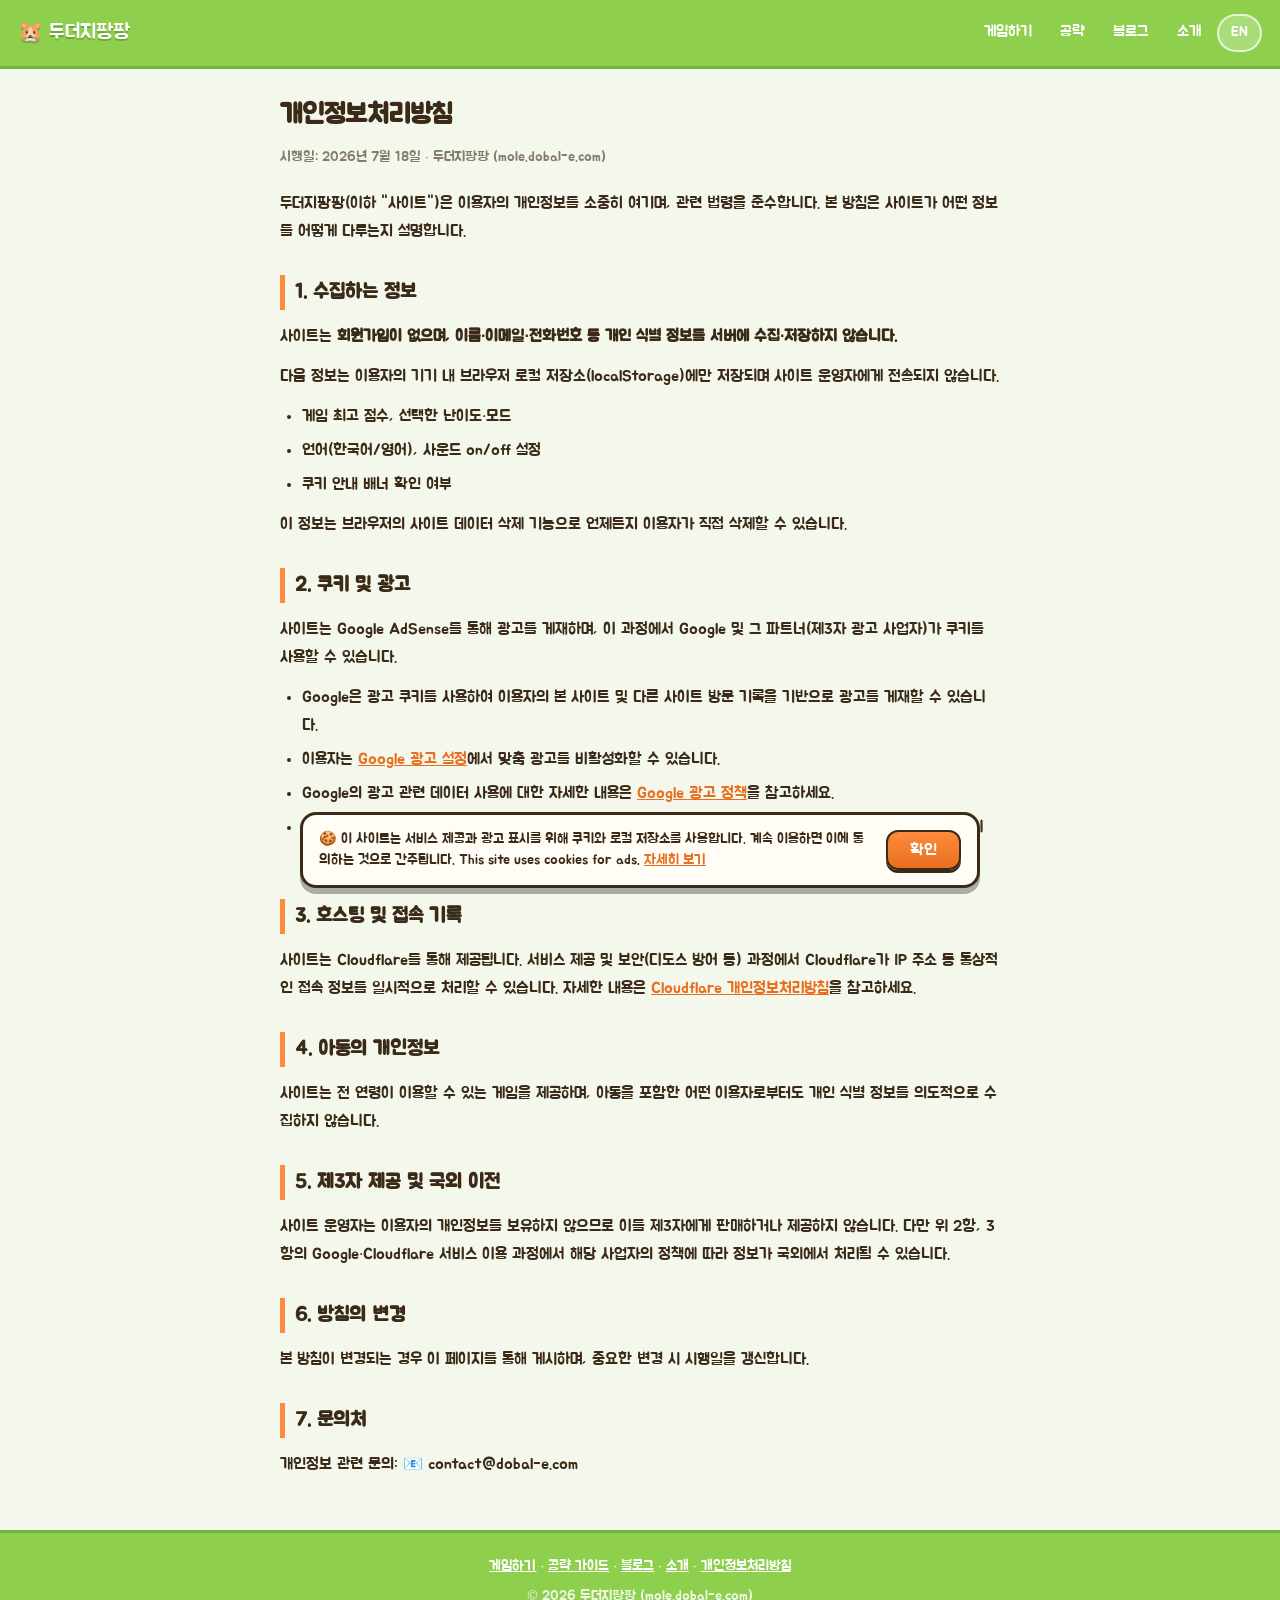
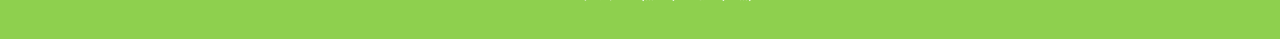
<file: privacy.html>
<!DOCTYPE html>
<html lang="ko">
<head>
<meta charset="UTF-8">
<meta name="viewport" content="width=device-width, initial-scale=1.0">
<meta name="description" content="서버에 개인정보를 수집하지 않는 두더지팡팡의 쿠키·광고·호스팅 관련 정보 처리 안내.">
<meta name="theme-color" content="#8ED04E">
<title>개인정보처리방침 · 두더지팡팡</title>
<link rel="canonical" href="https://mole.dobal-e.com/privacy.html">
<link rel="alternate" hreflang="ko" href="https://mole.dobal-e.com/privacy.html">
<link rel="alternate" hreflang="en" href="https://mole.dobal-e.com/privacy-en.html">
<link rel="alternate" hreflang="x-default" href="https://mole.dobal-e.com/privacy.html">
<meta property="og:type" content="article">
<meta property="og:url" content="https://mole.dobal-e.com/privacy.html">
<meta property="og:title" content="개인정보처리방침 · 두더지팡팡">
<meta property="og:description" content="서버에 개인정보를 수집하지 않는 두더지팡팡의 쿠키·광고·호스팅 관련 정보 처리 안내.">
<meta property="og:image" content="https://mole.dobal-e.com/og-image.png">
<link rel="icon" href="/icon.svg" type="image/svg+xml">
<link rel="preconnect" href="https://fonts.googleapis.com">
<link rel="preconnect" href="https://fonts.gstatic.com" crossorigin>
<link href="https://fonts.googleapis.com/css2?family=Jua&display=swap" rel="stylesheet">
<link rel="stylesheet" href="/site.css">
</head>
<body>
<header class="site-header">
  <a class="brand" href="/">🐹 두더지팡팡</a>
  <nav>
    <a href="/">게임하기</a>
    <a href="/guide.html">공략</a>
    <a href="/blog.html">블로그</a>
    <a href="/about.html">소개</a>
    <a href="/privacy-en.html" class="lang-switch">EN</a>
  </nav>
</header>
<main class="article">

<h1>개인정보처리방침</h1>
<p class="meta">시행일: 2026년 7월 18일 · 두더지팡팡 (mole.dobal-e.com)</p>

<p>두더지팡팡(이하 "사이트")은 이용자의 개인정보를 소중히 여기며, 관련 법령을 준수합니다. 본 방침은 사이트가 어떤 정보를 어떻게 다루는지 설명합니다.</p>

<h2>1. 수집하는 정보</h2>
<p>사이트는 <b>회원가입이 없으며, 이름·이메일·전화번호 등 개인 식별 정보를 서버에 수집·저장하지 않습니다.</b></p>
<p>다음 정보는 이용자의 기기 내 브라우저 로컬 저장소(localStorage)에만 저장되며 사이트 운영자에게 전송되지 않습니다.</p>
<ul>
<li>게임 최고 점수, 선택한 난이도·모드</li>
<li>언어(한국어/영어), 사운드 on/off 설정</li>
<li>쿠키 안내 배너 확인 여부</li>
</ul>
<p>이 정보는 브라우저의 사이트 데이터 삭제 기능으로 언제든지 이용자가 직접 삭제할 수 있습니다.</p>

<h2>2. 쿠키 및 광고</h2>
<p>사이트는 Google AdSense를 통해 광고를 게재하며, 이 과정에서 Google 및 그 파트너(제3자 광고 사업자)가 쿠키를 사용할 수 있습니다.</p>
<ul>
<li>Google은 광고 쿠키를 사용하여 이용자의 본 사이트 및 다른 사이트 방문 기록을 기반으로 광고를 게재할 수 있습니다.</li>
<li>이용자는 <a href="https://adssettings.google.com" target="_blank" rel="noopener">Google 광고 설정</a>에서 맞춤 광고를 비활성화할 수 있습니다.</li>
<li>Google의 광고 관련 데이터 사용에 대한 자세한 내용은 <a href="https://policies.google.com/technologies/ads?hl=ko" target="_blank" rel="noopener">Google 광고 정책</a>을 참고하세요.</li>
<li>유럽경제지역(EEA)·영국 등 동의가 필요한 지역의 이용자에게는 관련 규정(GDPR 등)에 따른 동의 절차가 적용됩니다.</li>
</ul>

<h2>3. 호스팅 및 접속 기록</h2>
<p>사이트는 Cloudflare를 통해 제공됩니다. 서비스 제공 및 보안(디도스 방어 등) 과정에서 Cloudflare가 IP 주소 등 통상적인 접속 정보를 일시적으로 처리할 수 있습니다. 자세한 내용은 <a href="https://www.cloudflare.com/privacypolicy/" target="_blank" rel="noopener">Cloudflare 개인정보처리방침</a>을 참고하세요.</p>

<h2>4. 아동의 개인정보</h2>
<p>사이트는 전 연령이 이용할 수 있는 게임을 제공하며, 아동을 포함한 어떤 이용자로부터도 개인 식별 정보를 의도적으로 수집하지 않습니다.</p>

<h2>5. 제3자 제공 및 국외 이전</h2>
<p>사이트 운영자는 이용자의 개인정보를 보유하지 않으므로 이를 제3자에게 판매하거나 제공하지 않습니다. 다만 위 2항, 3항의 Google·Cloudflare 서비스 이용 과정에서 해당 사업자의 정책에 따라 정보가 국외에서 처리될 수 있습니다.</p>

<h2>6. 방침의 변경</h2>
<p>본 방침이 변경되는 경우 이 페이지를 통해 게시하며, 중요한 변경 시 시행일을 갱신합니다.</p>

<h2>7. 문의처</h2>
<p>개인정보 관련 문의: 📧 contact@dobal-e.com</p>

</main>
<footer class="site-footer">
  <p><a href="/">게임하기</a> · <a href="/guide.html">공략 가이드</a> · <a href="/blog.html">블로그</a> · <a href="/about.html">소개</a> · <a href="/privacy.html">개인정보처리방침</a></p>
  <p class="copy">© 2026 두더지팡팡 (mole.dobal-e.com)</p>
</footer>
<script src="/consent.js" defer></script>
</body>
</html>
</file>
<file: site.css>
:root{
  --grass:#8ED04E; --grass-deep:#6DB53C; --ink:#3A2A17; --paper:#FFFDF6;
  --accent:#FF8A3D; --accent-deep:#E86F1F; --gold:#FFC93C;
  --bg:#F4F8EC; --card:#FFFFFF;
}
@media (prefers-color-scheme: dark){
  :root{ --ink:#F2E9D8; --paper:#2C2620; --bg:#221E19; --card:#2C2620; }
}
*{box-sizing:border-box; margin:0; padding:0;}
body{
  font-family:'Jua', -apple-system, 'Apple SD Gothic Neo', sans-serif;
  color:var(--ink); background:var(--bg); line-height:1.75;
}
.site-header{
  display:flex; align-items:center; justify-content:space-between; flex-wrap:wrap; gap:8px;
  padding:14px 18px; background:var(--grass);
  border-bottom:3px solid var(--grass-deep);
}
.brand{font-size:1.25rem; color:#fff; text-decoration:none; text-shadow:0 2px 0 rgba(0,0,0,.2);}
.site-header nav{display:flex; gap:4px; flex-wrap:wrap;}
.site-header nav a{
  color:#fff; text-decoration:none; font-size:.95rem;
  padding:5px 12px; border-radius:999px;
}
.site-header nav a.active, .site-header nav a:hover{background:rgba(0,0,0,.18);}
.article{max-width:760px; margin:0 auto; padding:28px 20px 40px;}
.article h1{font-size:1.7rem; margin-bottom:6px; line-height:1.35;}
.article .meta{font-size:.85rem; opacity:.6; margin-bottom:20px;}
.article h2{font-size:1.25rem; margin:30px 0 10px; padding-left:10px; border-left:5px solid var(--accent);}
.article p{margin:12px 0;}
.article ul, .article ol{margin:12px 0 12px 22px;}
.article li{margin:6px 0;}
.article table{width:100%; border-collapse:collapse; margin:14px 0; font-size:.95rem; background:var(--card);}
.article th, .article td{border:2px solid var(--grass-deep); padding:8px 10px; text-align:left;}
.article th{background:var(--grass); color:#fff;}
.article a{color:var(--accent-deep);}
.article .tip{
  background:var(--card); border:2.5px solid var(--gold); border-radius:14px;
  padding:12px 16px; margin:16px 0;
}
.play-cta{
  display:block; text-align:center; margin:30px auto 0; max-width:340px;
  background:linear-gradient(var(--accent), var(--accent-deep));
  color:#fff !important; text-decoration:none; font-size:1.2rem;
  border:3px solid var(--ink); border-radius:18px; padding:12px 0;
  box-shadow:0 5px 0 var(--ink);
}
.post-list{list-style:none; margin:20px 0 0 0 !important;}
.post-list li{
  background:var(--card); border:2.5px solid var(--grass-deep); border-radius:14px;
  padding:14px 18px; margin:12px 0 !important;
}
.post-list a{font-size:1.1rem; text-decoration:none;}
.post-list p{font-size:.92rem; opacity:.8; margin:4px 0 0;}
.site-footer{
  text-align:center; font-size:.85rem; padding:22px 16px 30px;
  border-top:3px solid var(--grass-deep); background:var(--grass);
  color:#fff;
}
.site-footer a{color:#fff;}
.site-footer .copy{margin-top:6px; opacity:.85;}

.site-header nav a.lang-switch{
  background:rgba(255,255,255,.25); border:2px solid rgba(255,255,255,.7);
  font-size:.85rem;
}
</file>
